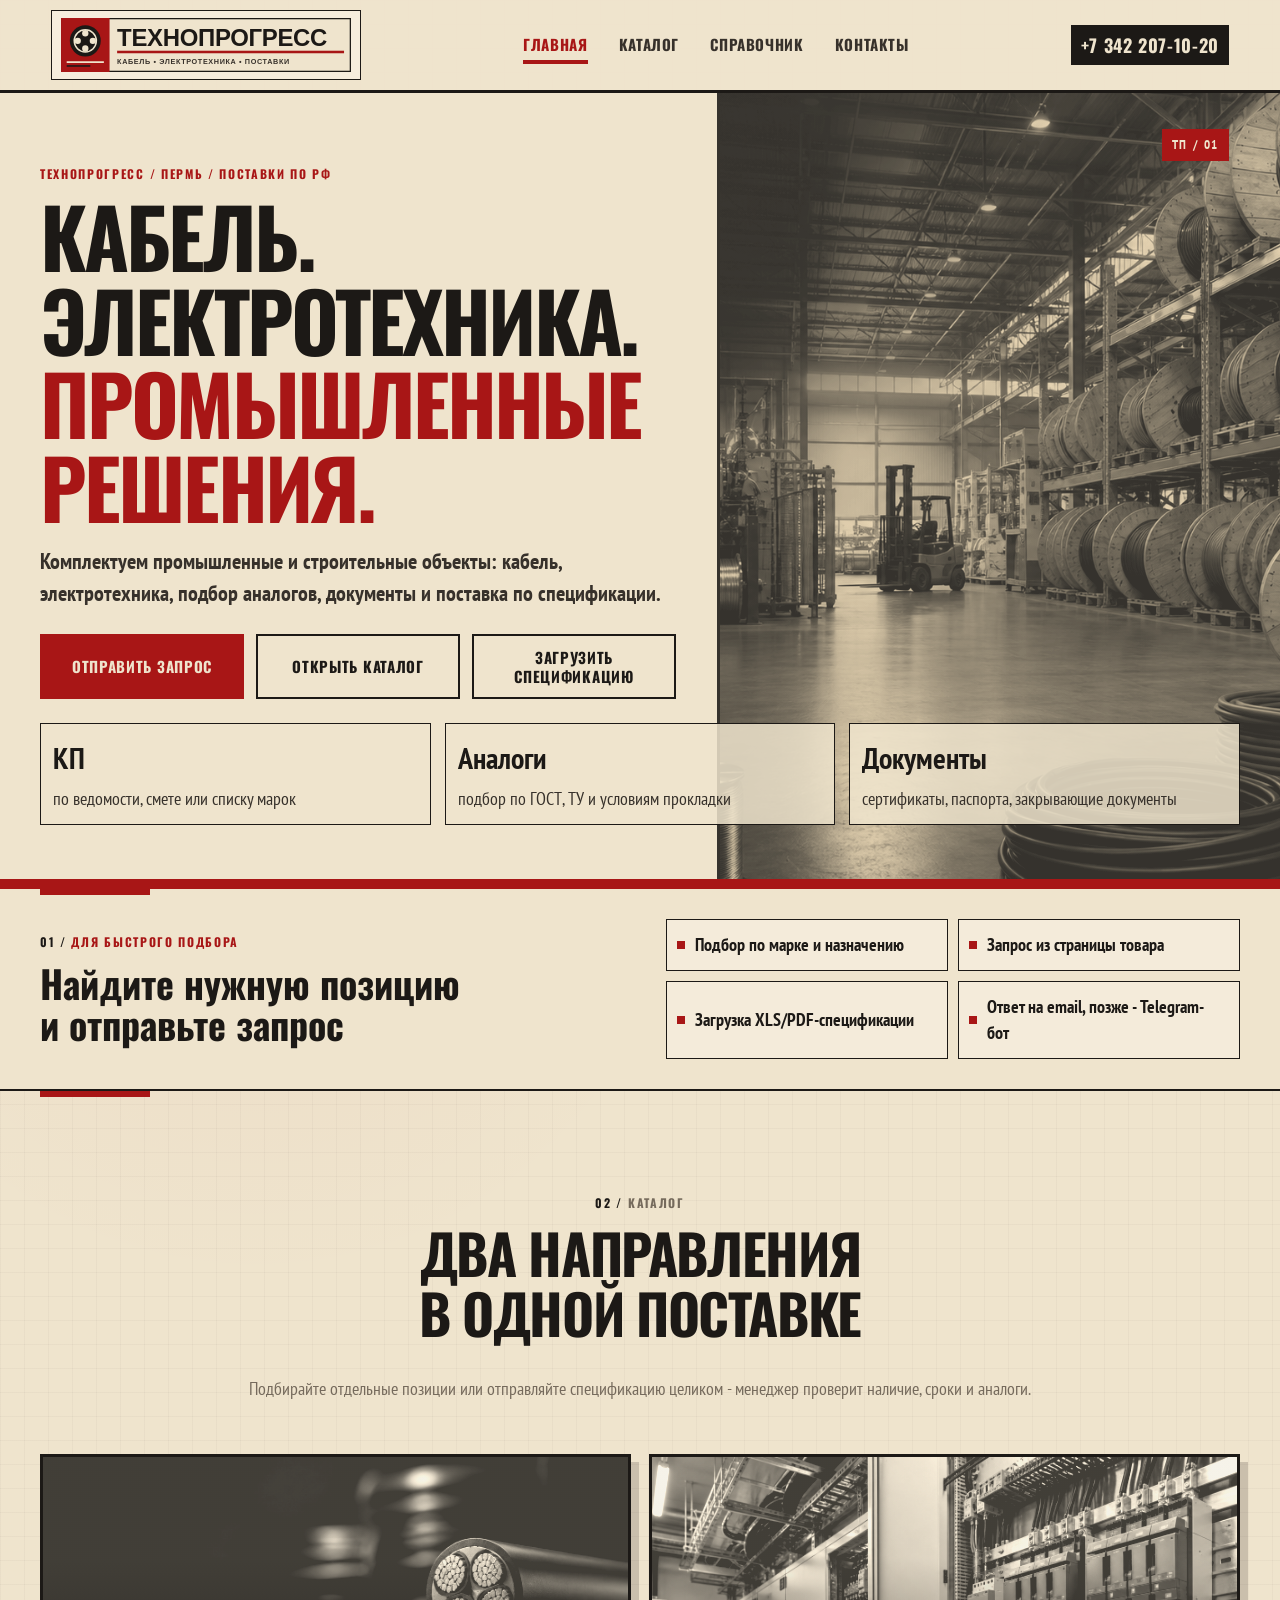
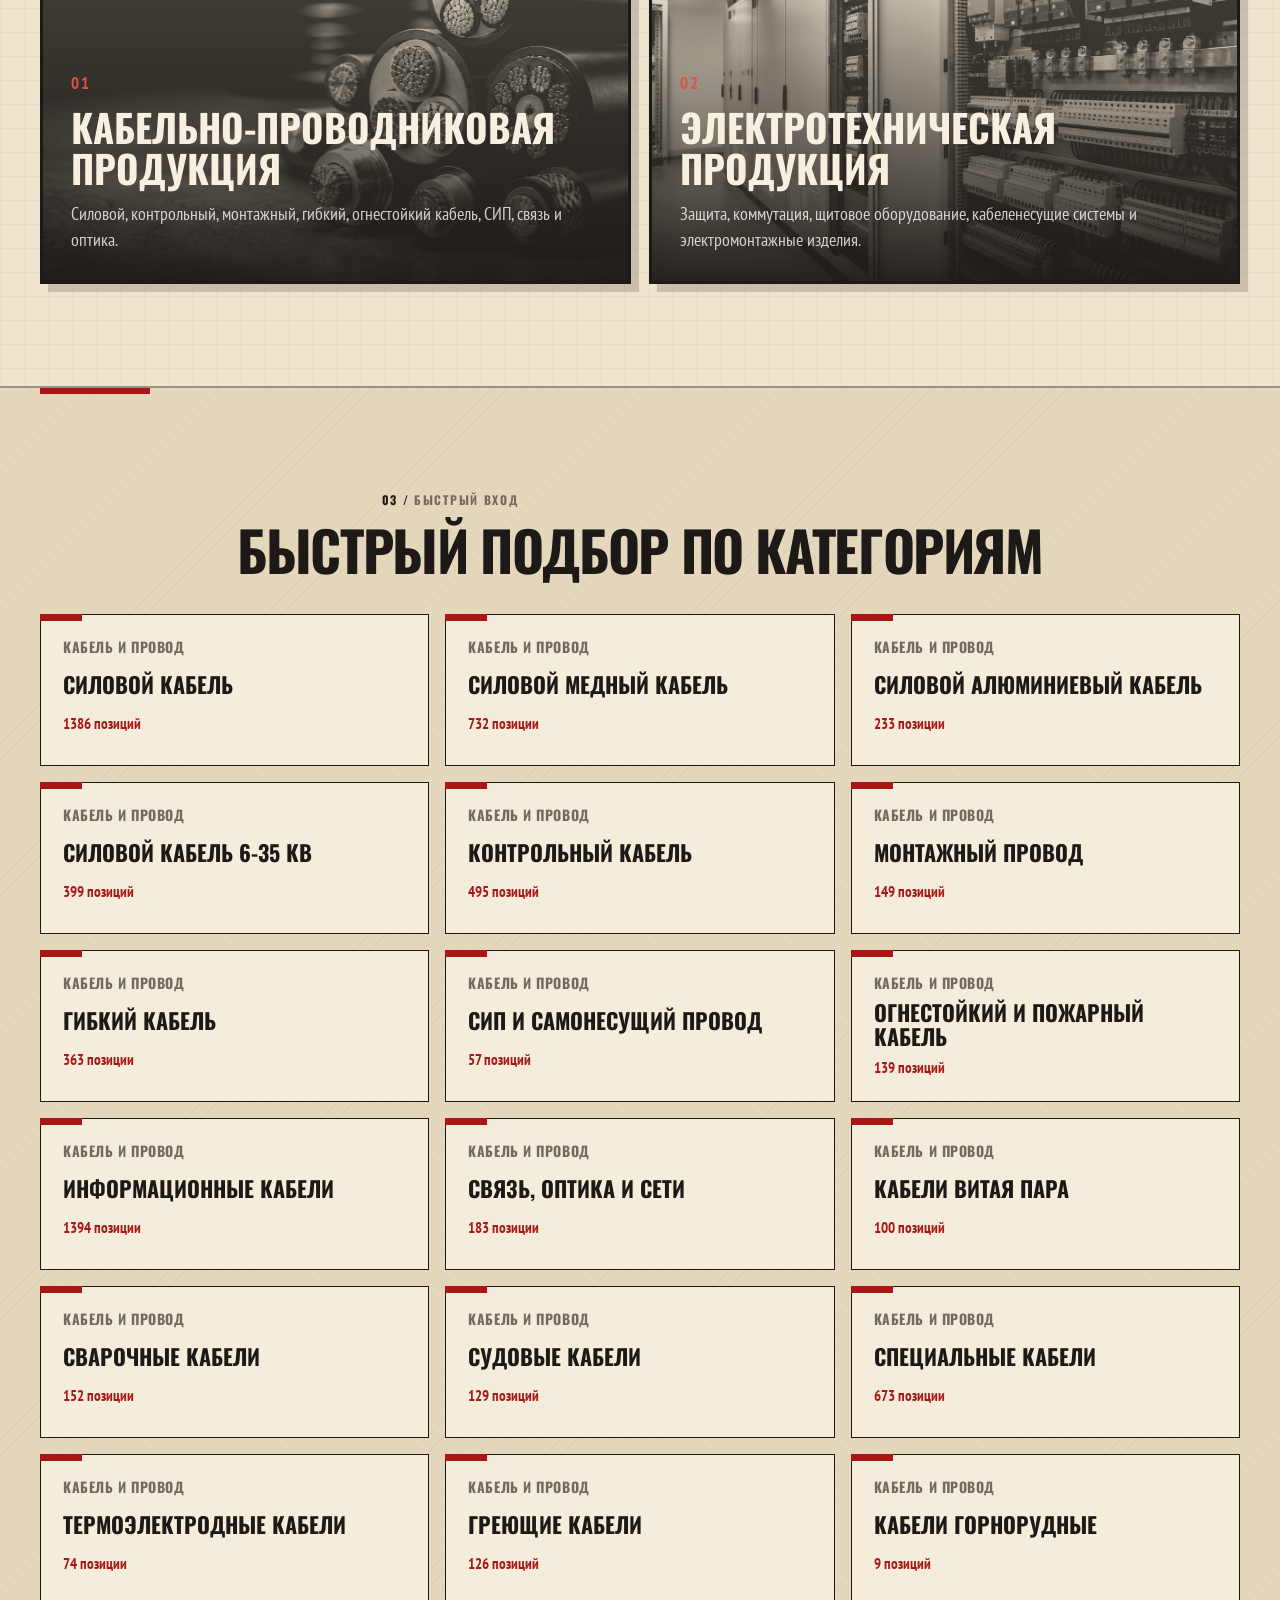
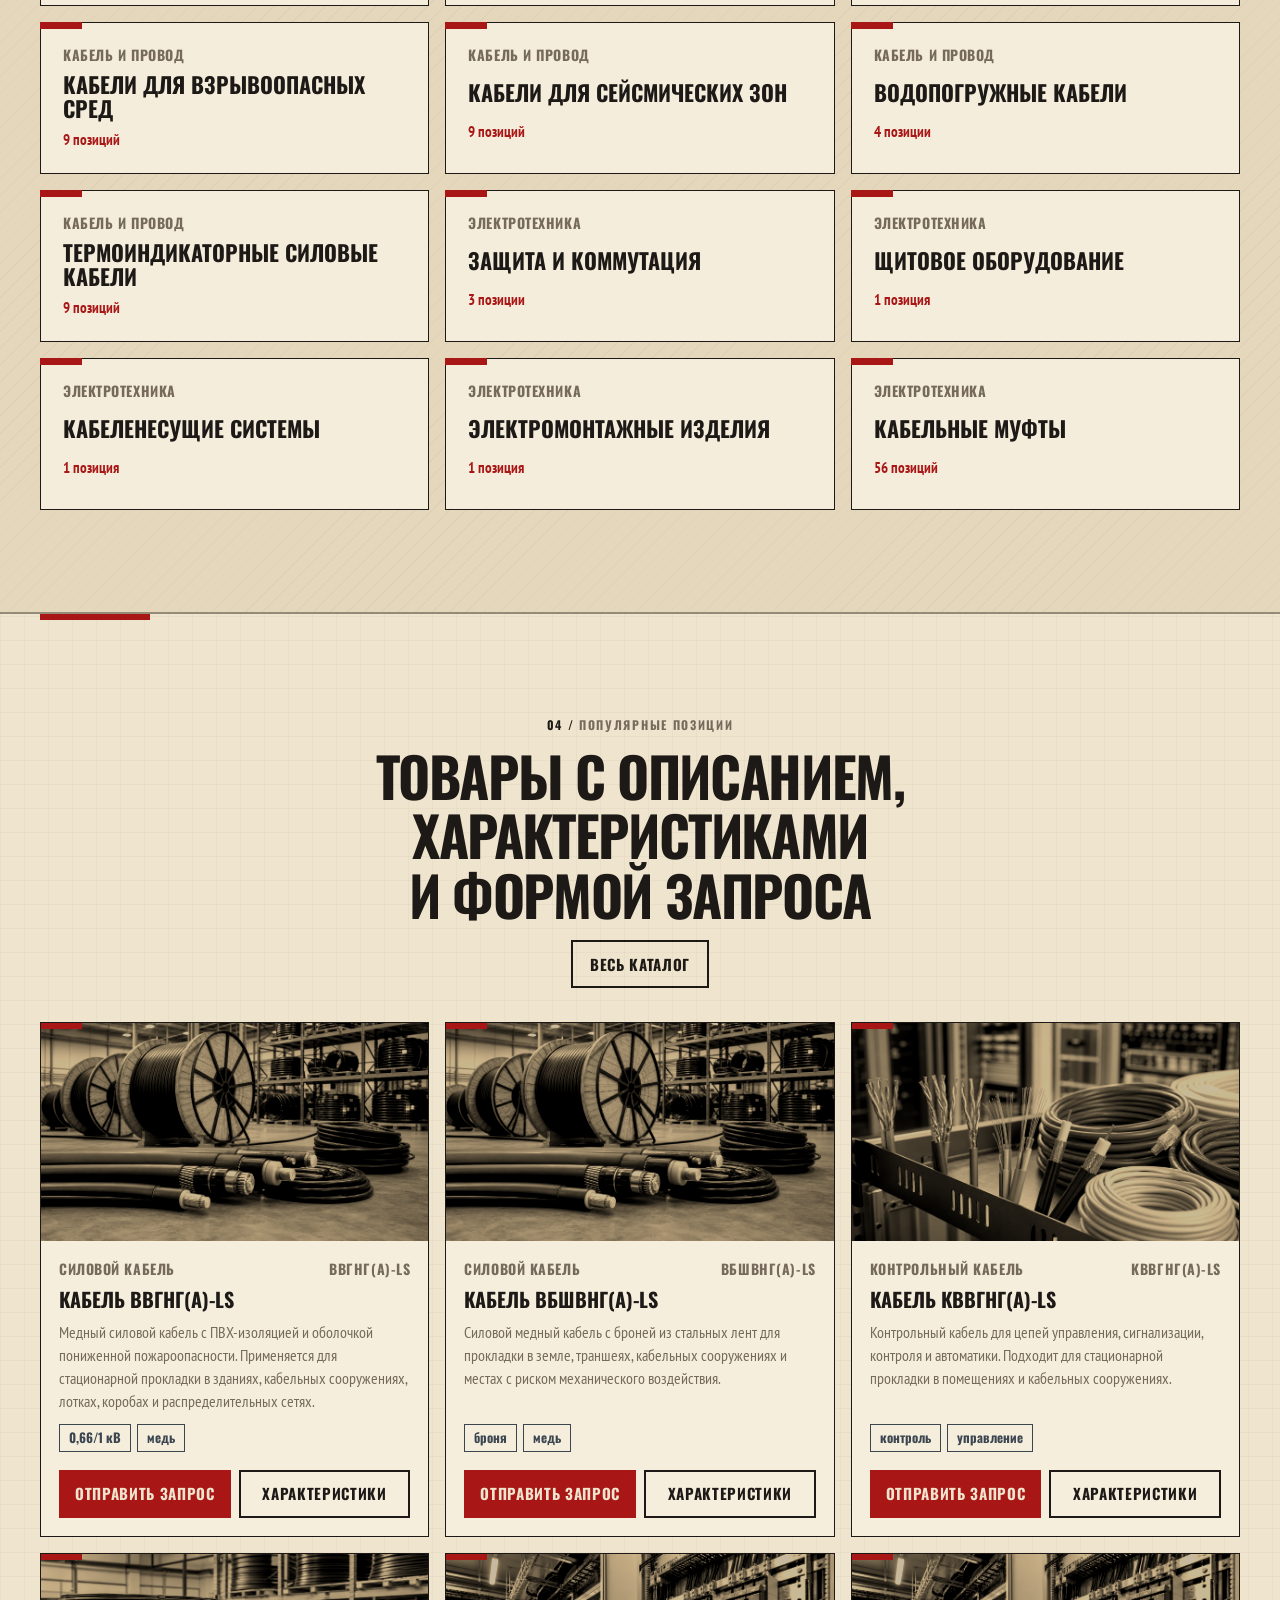
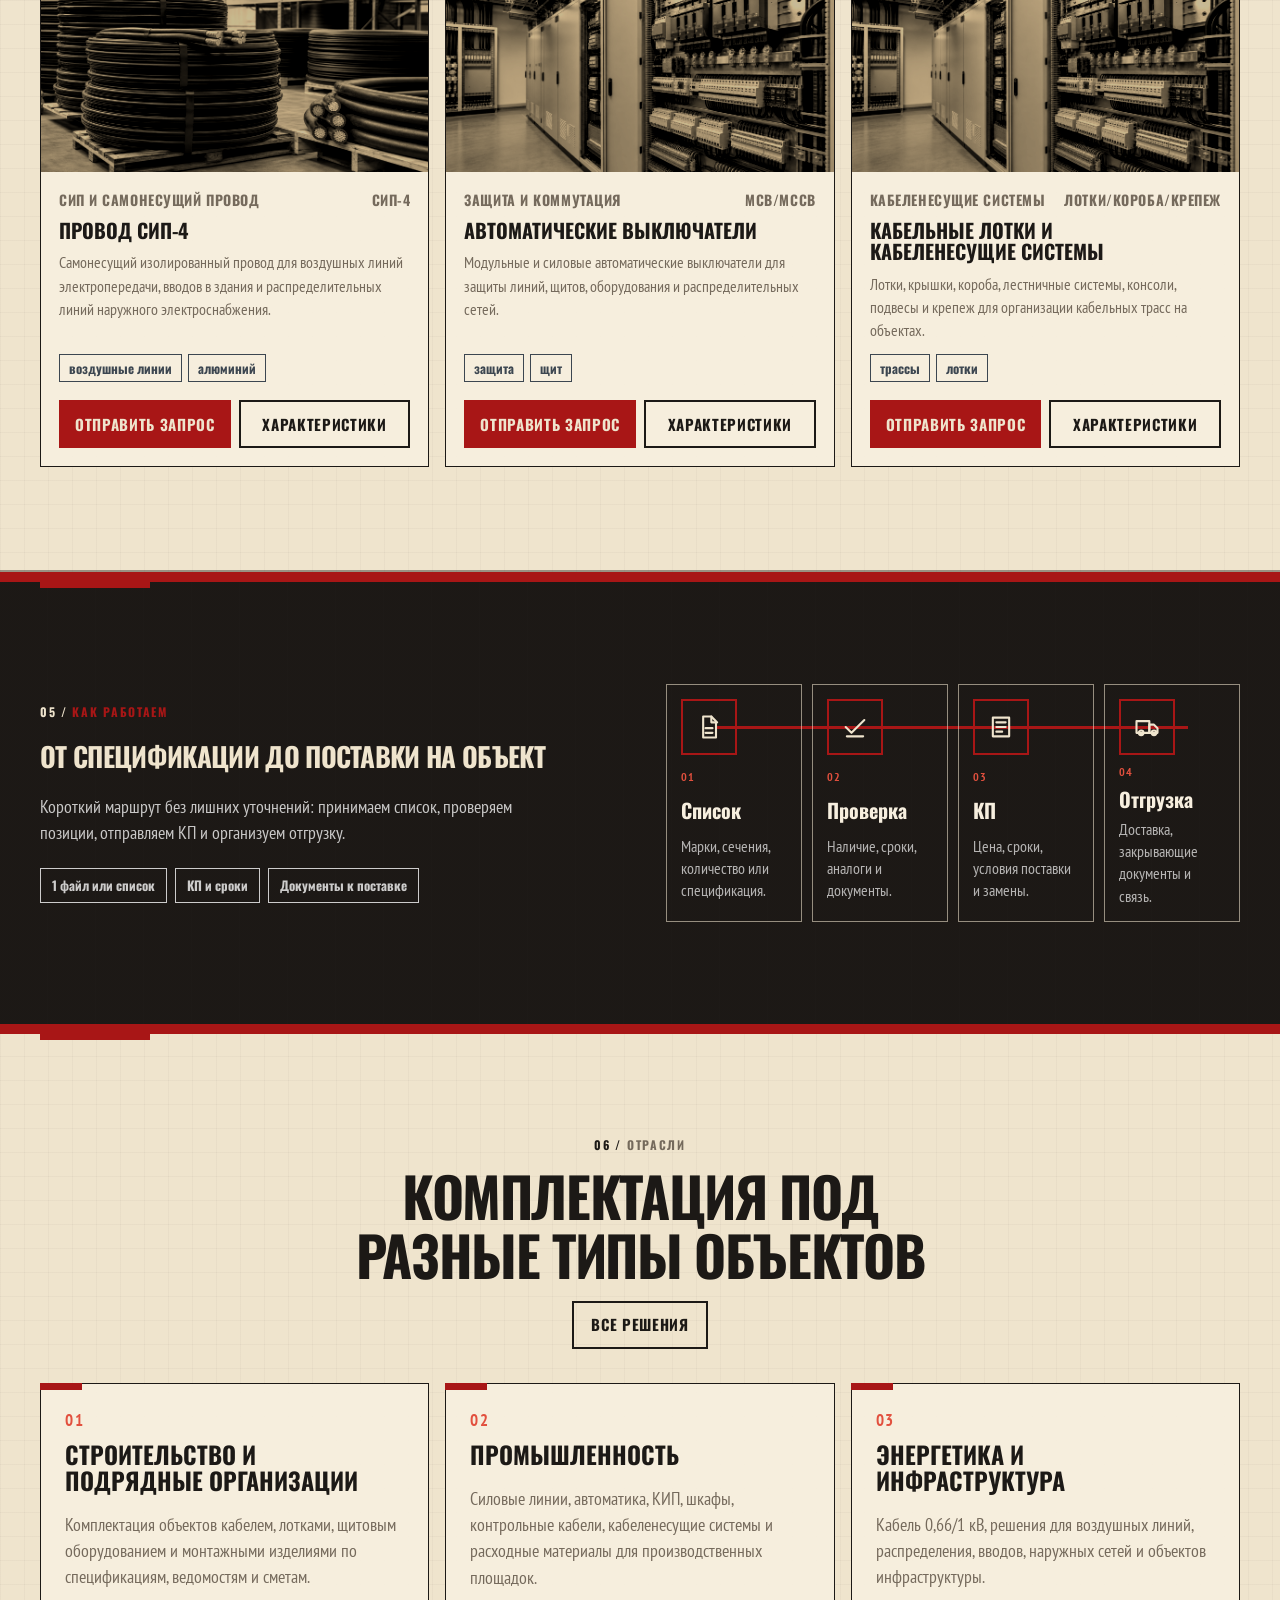
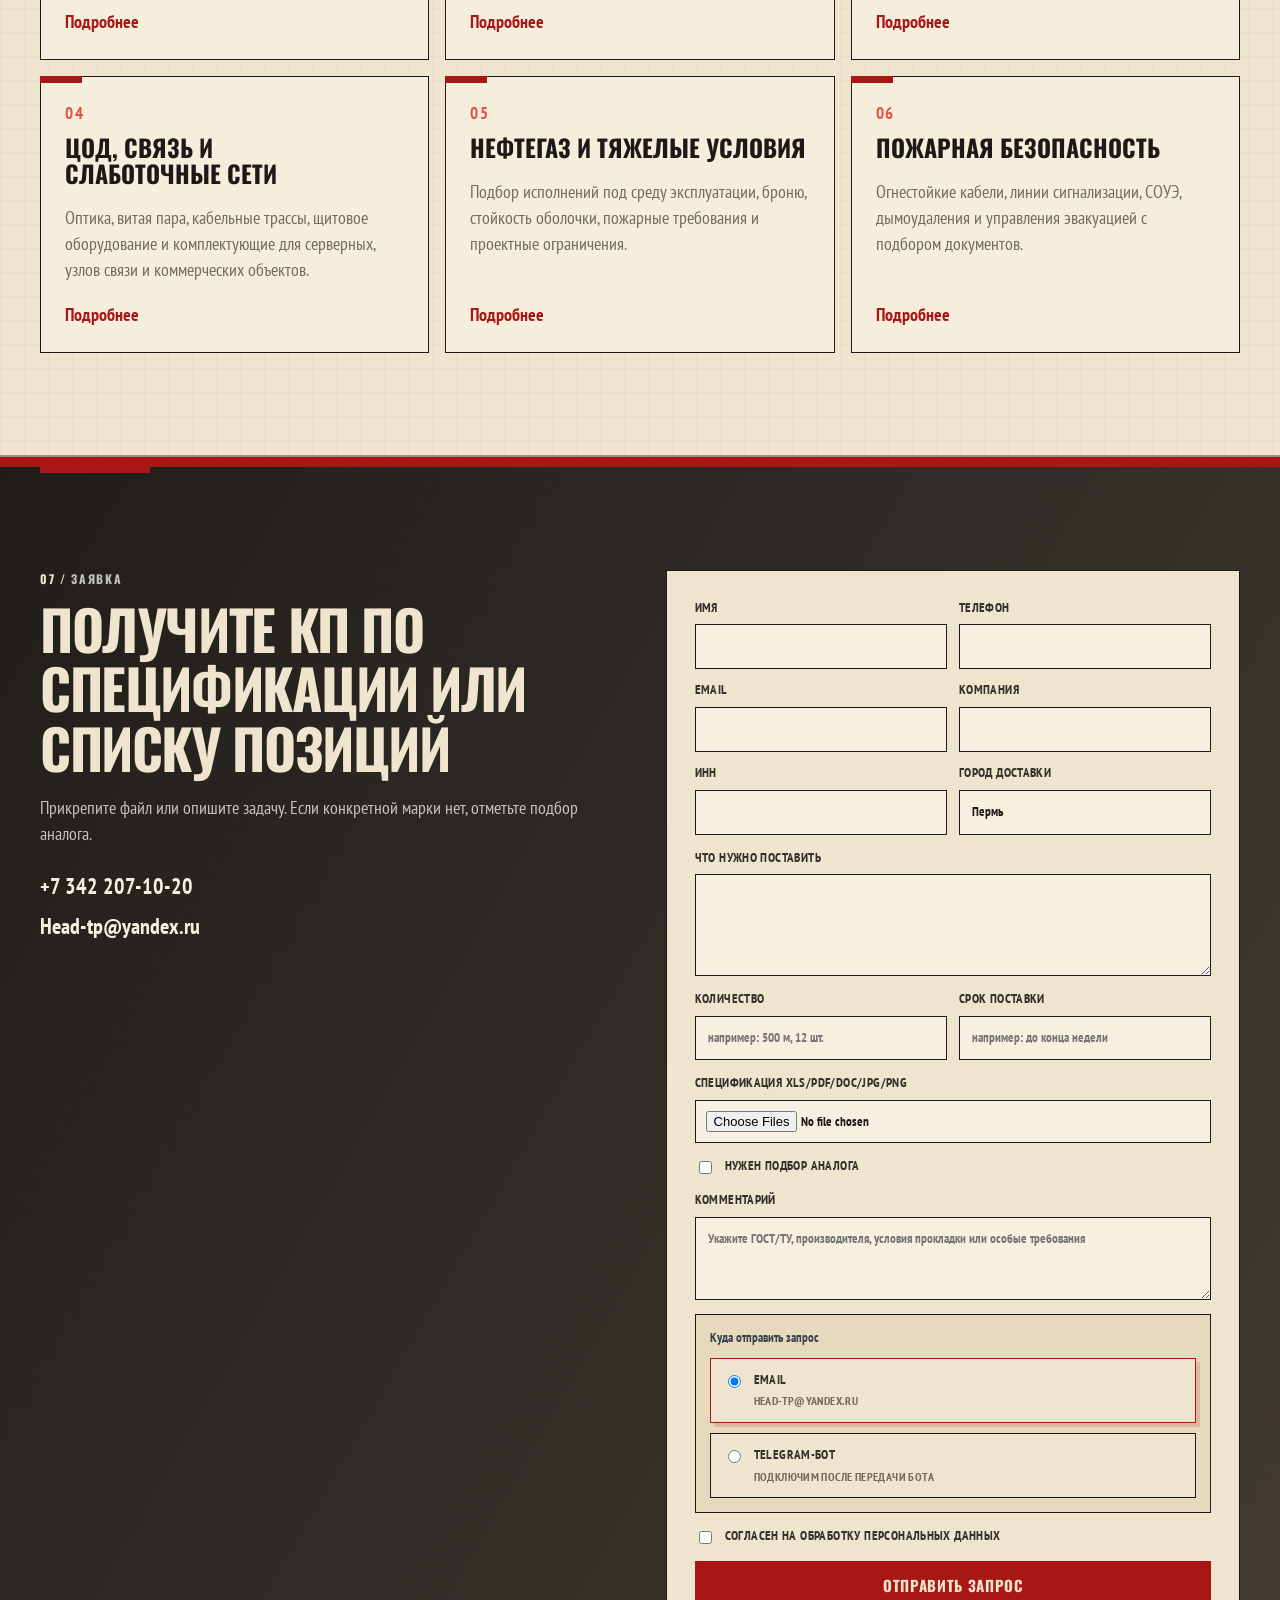
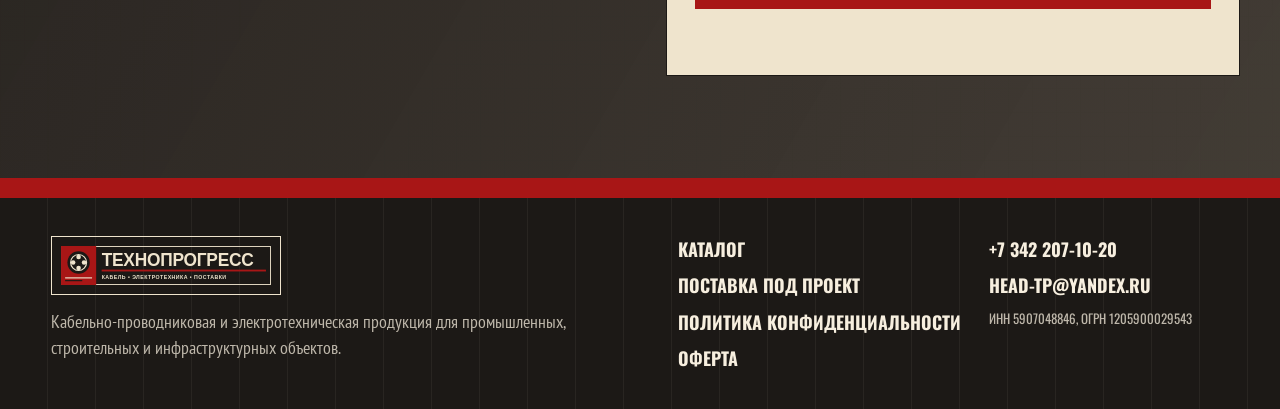
<file: index.html>
<!doctype html>
<html lang="ru">
  <head>
    <meta charset="utf-8">
    <meta name="viewport" content="width=device-width, initial-scale=1">
    <title>ТЕХНОПРОГРЕСС - кабельно-проводниковая и электротехническая продукция</title>
    <meta name="description" content="ООО ТЕХНОПРОГРЕСС поставляет кабель, провод, электротехническую продукцию и комплектующие под проектные спецификации. Заявка на КП, подбор аналогов, поставка на объект.">
    <meta property="og:title" content="ТЕХНОПРОГРЕСС - кабель и электротехника">
    <meta property="og:description" content="Кабельно-проводниковая и электротехническая продукция для строительства, промышленности, энергетики и инфраструктуры.">
    <meta property="og:type" content="website">
    <link rel="icon" href="assets/favicon.svg" type="image/svg+xml">
    <link rel="preload" href="assets/hero-cable-warehouse.png" as="image">
    <link rel="stylesheet" href="styles.css">
    <link rel="stylesheet" href="theme.css">
    <script src="data/products.js" defer></script>
    <script src="data/mark-items.js" defer></script>
    <script src="app.js" defer></script>
    <script type="application/ld+json">
      {
        "@context": "https://schema.org",
        "@type": "Organization",
        "name": "ООО ТЕХНОПРОГРЕСС",
        "telephone": "+7 342 207-10-20",
        "email": "Head-tp@yandex.ru",
        "address": {
          "@type": "PostalAddress",
          "addressLocality": "Пермь",
          "streetAddress": "ул. Ново-Гайвинская, 102, офис 31",
          "addressCountry": "RU"
        },
        "identifier": [
          { "@type": "PropertyValue", "name": "ИНН", "value": "5907048846" },
          { "@type": "PropertyValue", "name": "ОГРН", "value": "1205900029543" }
        ]
      }
    </script>
  </head>
  <body>
    <header class="site-header">
      <a class="brand" href="index.html" aria-label="ТЕХНОПРОГРЕСС">
        <img src="assets/logo-black.svg" alt="ТЕХНОПРОГРЕСС">
      </a>
      <button class="nav-toggle" type="button" aria-label="Открыть меню" aria-expanded="false"><span></span><span></span></button>
      <nav class="nav-links" aria-label="Основная навигация">
        <a class="active" href="index.html">Главная</a><a href="catalog.html">Каталог</a><a href="guide.html">Справочник</a><a href="contacts.html">Контакты</a>
      </nav>
      <a class="header-phone" href="tel:+73422071020">+7 342 207-10-20</a>
    </header>

    <main>
      <section class="hero">
        <div class="hero-media" aria-hidden="true"></div>
        <div class="hero-inner">
          <p class="eyebrow">Технопрогресс / Пермь / Поставки по РФ</p>
          <h1>Кабель.<br>Электротехника.<br><em>Промышленные решения.</em></h1>
          <p class="hero-copy">
            Комплектуем промышленные и строительные объекты: кабель, электротехника,
            подбор аналогов, документы и поставка по спецификации.
          </p>
          <div class="hero-actions">
            <a class="button primary" href="#request">Отправить запрос</a>
            <a class="button light" href="catalog.html">Открыть каталог</a>
            <a class="button ghost" href="#request">Загрузить спецификацию</a>
          </div>
          <dl class="hero-facts" aria-label="Ключевые преимущества">
            <div>
              <dt>КП</dt>
              <dd>по ведомости, смете или списку марок</dd>
            </div>
            <div>
              <dt>Аналоги</dt>
              <dd>подбор по ГОСТ, ТУ и условиям прокладки</dd>
            </div>
            <div>
              <dt>Документы</dt>
              <dd>сертификаты, паспорта, закрывающие документы</dd>
            </div>
          </dl>
        </div>
      </section>

      <section class="section intro-band">
        <div class="section-inner intro-grid">
          <div>
            <p class="section-kicker">Для быстрого подбора</p>
            <h2>Найдите нужную позицию и отправьте запрос</h2>
          </div>
          <div class="intro-points">
            <span>Подбор по марке и назначению</span>
            <span>Запрос из страницы товара</span>
            <span>Загрузка XLS/PDF-спецификации</span>
            <span>Ответ на email, позже - Telegram-бот</span>
          </div>
        </div>
      </section>

      <section class="section">
        <div class="section-inner">
          <div class="section-head">
            <div>
              <p class="section-kicker">Каталог</p>
              <h2>Два направления в одной поставке</h2>
            </div>
            <p>Подбирайте отдельные позиции или отправляйте спецификацию целиком - менеджер проверит наличие, сроки и аналоги.</p>
          </div>
          <div class="direction-grid">
            <a class="direction-card reveal" href="cable.html">
              <img src="assets/cable-macro.png" alt="Силовые кабели с медными жилами" loading="lazy">
              <div>
                <span>01</span>
                <h3>Кабельно-проводниковая продукция</h3>
                <p>Силовой, контрольный, монтажный, гибкий, огнестойкий кабель, СИП, связь и оптика.</p>
              </div>
            </a>
            <a class="direction-card reveal" href="electrical.html">
              <img src="assets/electrical-switchgear.png" alt="Щитовое электротехническое оборудование" loading="lazy">
              <div>
                <span>02</span>
                <h3>Электротехническая продукция</h3>
                <p>Защита, коммутация, щитовое оборудование, кабеленесущие системы и электромонтажные изделия.</p>
              </div>
            </a>
          </div>
        </div>
      </section>

      <section class="section muted-section">
        <div class="section-inner">
          <div class="section-head compact">
            <p class="section-kicker">Быстрый вход</p>
              <h2>Быстрый подбор по категориям</h2>
          </div>
          <div class="category-grid" id="categoryLinks"></div>
        </div>
      </section>

      <section class="section">
        <div class="section-inner">
          <div class="section-head">
            <div>
              <p class="section-kicker">Популярные позиции</p>
              <h2>Товары с описанием, характеристиками и формой запроса</h2>
            </div>
            <a class="button secondary" href="catalog.html">Весь каталог</a>
          </div>
          <div class="product-grid" id="featuredProducts"></div>
        </div>
      </section>

      <section class="section dark-section process-section">
        <div class="section-inner process-grid process-compact">
          <div class="process-copy">
            <p class="section-kicker">Как работаем</p>
            <h2>От спецификации до поставки на объект</h2>
            <p class="lead">Короткий маршрут без лишних уточнений: принимаем список, проверяем позиции, отправляем КП и организуем отгрузку.</p>
            <div class="process-note">
              <span>1 файл или список</span>
              <span>КП и сроки</span>
              <span>Документы к поставке</span>
            </div>
          </div>
          <div class="process-flow" aria-label="Схема работы">
            <article class="process-step reveal">
              <div class="process-icon" aria-hidden="true">
                <svg viewBox="0 0 24 24"><path d="M7 3h7l4 4v14H7z"/><path d="M14 3v5h5"/><path d="M9 13h6M9 17h6"/></svg>
              </div>
              <span>01</span>
              <h3>Список</h3>
              <p>Марки, сечения, количество или спецификация.</p>
            </article>
            <article class="process-step reveal">
              <div class="process-icon" aria-hidden="true">
                <svg viewBox="0 0 24 24"><path d="M4 12l5 5L20 6"/><path d="M5 20h14"/></svg>
              </div>
              <span>02</span>
              <h3>Проверка</h3>
              <p>Наличие, сроки, аналоги и документы.</p>
            </article>
            <article class="process-step reveal">
              <div class="process-icon" aria-hidden="true">
                <svg viewBox="0 0 24 24"><path d="M5 4h14v16H5z"/><path d="M8 8h8M8 12h8M8 16h5"/></svg>
              </div>
              <span>03</span>
              <h3>КП</h3>
              <p>Цена, сроки, условия поставки и замены.</p>
            </article>
            <article class="process-step reveal">
              <div class="process-icon" aria-hidden="true">
                <svg viewBox="0 0 24 24"><path d="M3 7h11v10H3z"/><path d="M14 10h4l3 3v4h-7z"/><path d="M7 19a2 2 0 1 0 0-4 2 2 0 0 0 0 4z"/><path d="M18 19a2 2 0 1 0 0-4 2 2 0 0 0 0 4z"/></svg>
              </div>
              <span>04</span>
              <h3>Отгрузка</h3>
              <p>Доставка, закрывающие документы и связь.</p>
            </article>
          </div>
        </div>
      </section>

      <section class="section">
        <div class="section-inner">
          <div class="section-head">
            <div>
              <p class="section-kicker">Отрасли</p>
              <h2>Комплектация под разные типы объектов</h2>
            </div>
            <a class="button secondary" href="solutions.html">Все решения</a>
          </div>
          <div class="solution-grid" id="solutionCards"></div>
        </div>
      </section>

      <section class="section request-section" id="request">
        <div class="section-inner request-grid">
          <div class="request-copy reveal">
            <p class="section-kicker">Заявка</p>
            <h2>Получите КП по спецификации или списку позиций</h2>
            <p>Прикрепите файл или опишите задачу. Если конкретной марки нет, отметьте подбор аналога.</p>
            <div class="request-contact">
              <a href="tel:+73422071020">+7 342 207-10-20</a>
              <a href="mailto:Head-tp@yandex.ru">Head-tp@yandex.ru</a>
            </div>
          </div>
          <div data-request-slot></div>
        </div>
      </section>
    </main>

    <footer class="site-footer">
      <div>
        <img src="assets/logo-white.svg" alt="ТЕХНОПРОГРЕСС">
        <p>Кабельно-проводниковая и электротехническая продукция для промышленных, строительных и инфраструктурных объектов.</p>
      </div>
      <div class="footer-links">
        <a href="catalog.html">Каталог</a>
        <a href="supply.html">Поставка под проект</a>
        <a href="privacy.html">Политика конфиденциальности</a>
      <a href="offer.html">Оферта</a></div>
      <div class="footer-contact">
        <a href="tel:+73422071020">+7 342 207-10-20</a>
        <a href="mailto:Head-tp@yandex.ru">Head-tp@yandex.ru</a>
        <span>ИНН 5907048846, ОГРН 1205900029543</span>
      </div>
    </footer>
  </body>
</html>
</file>
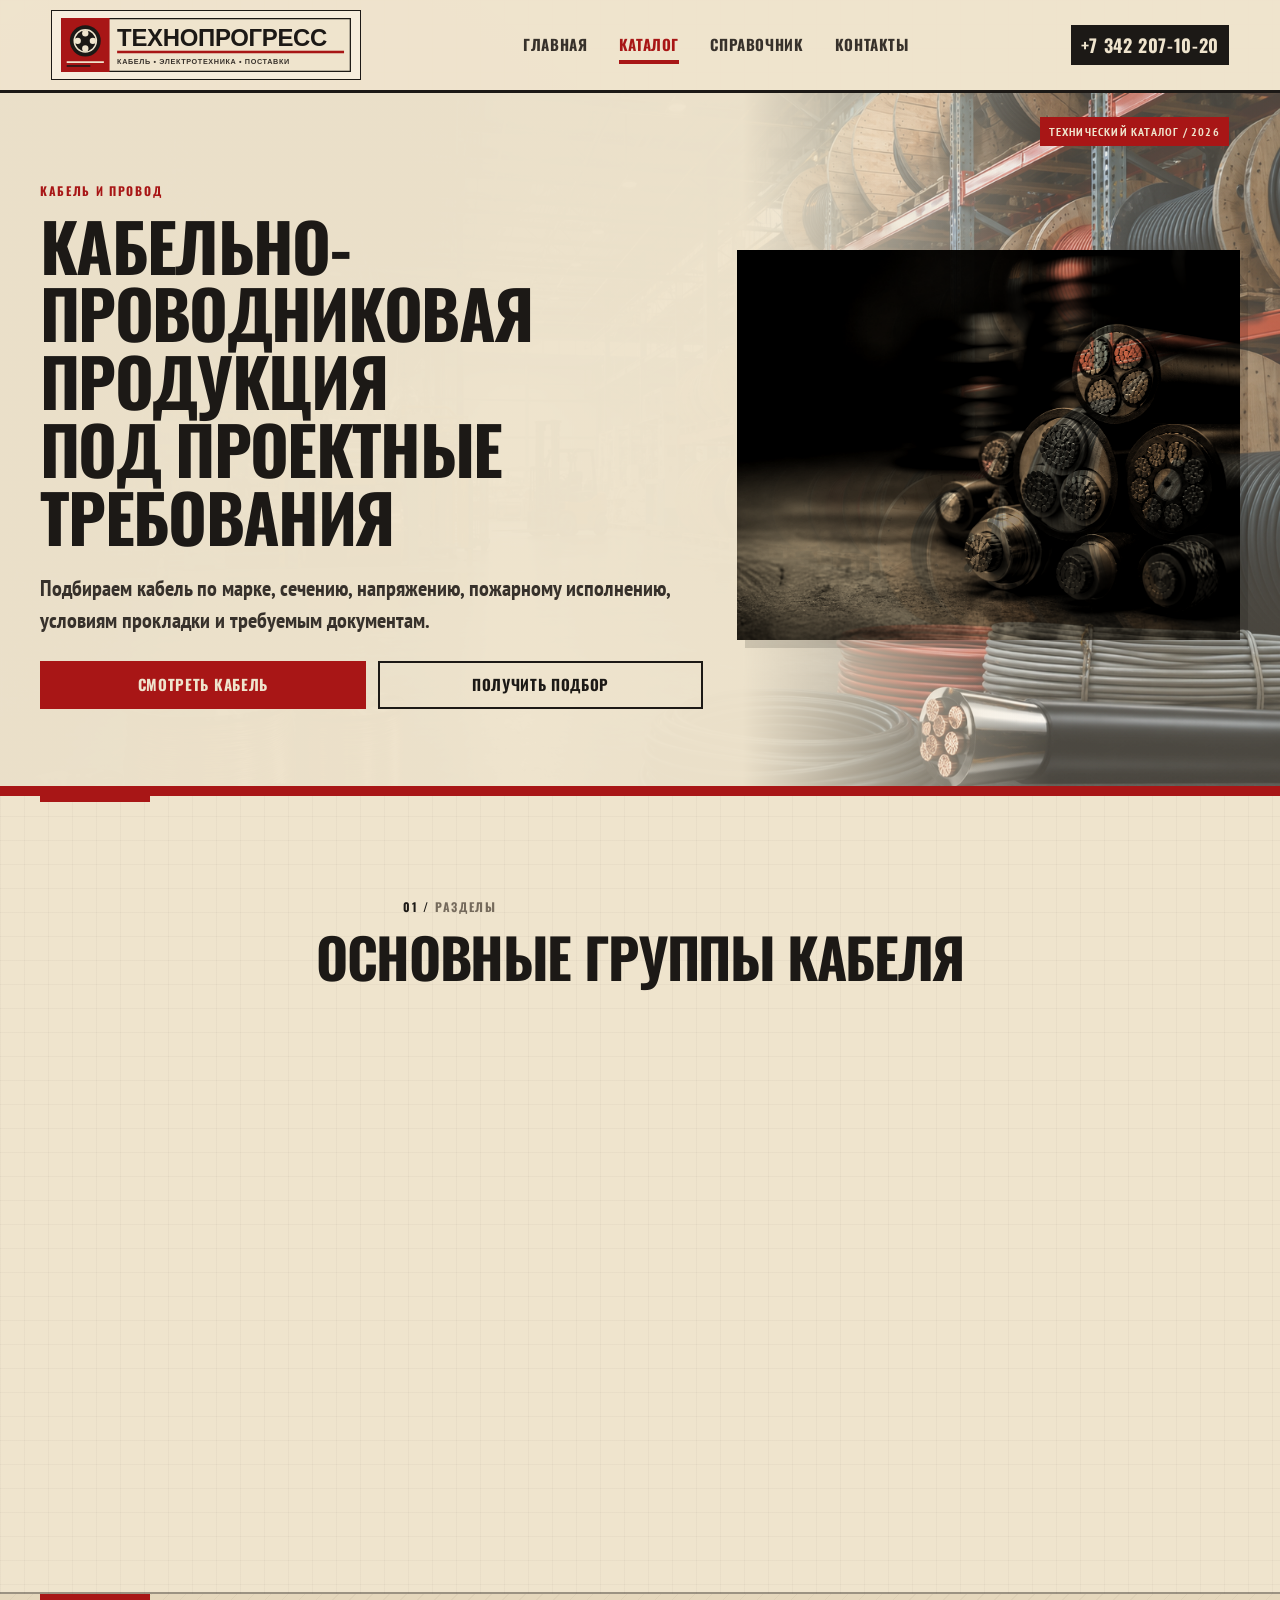
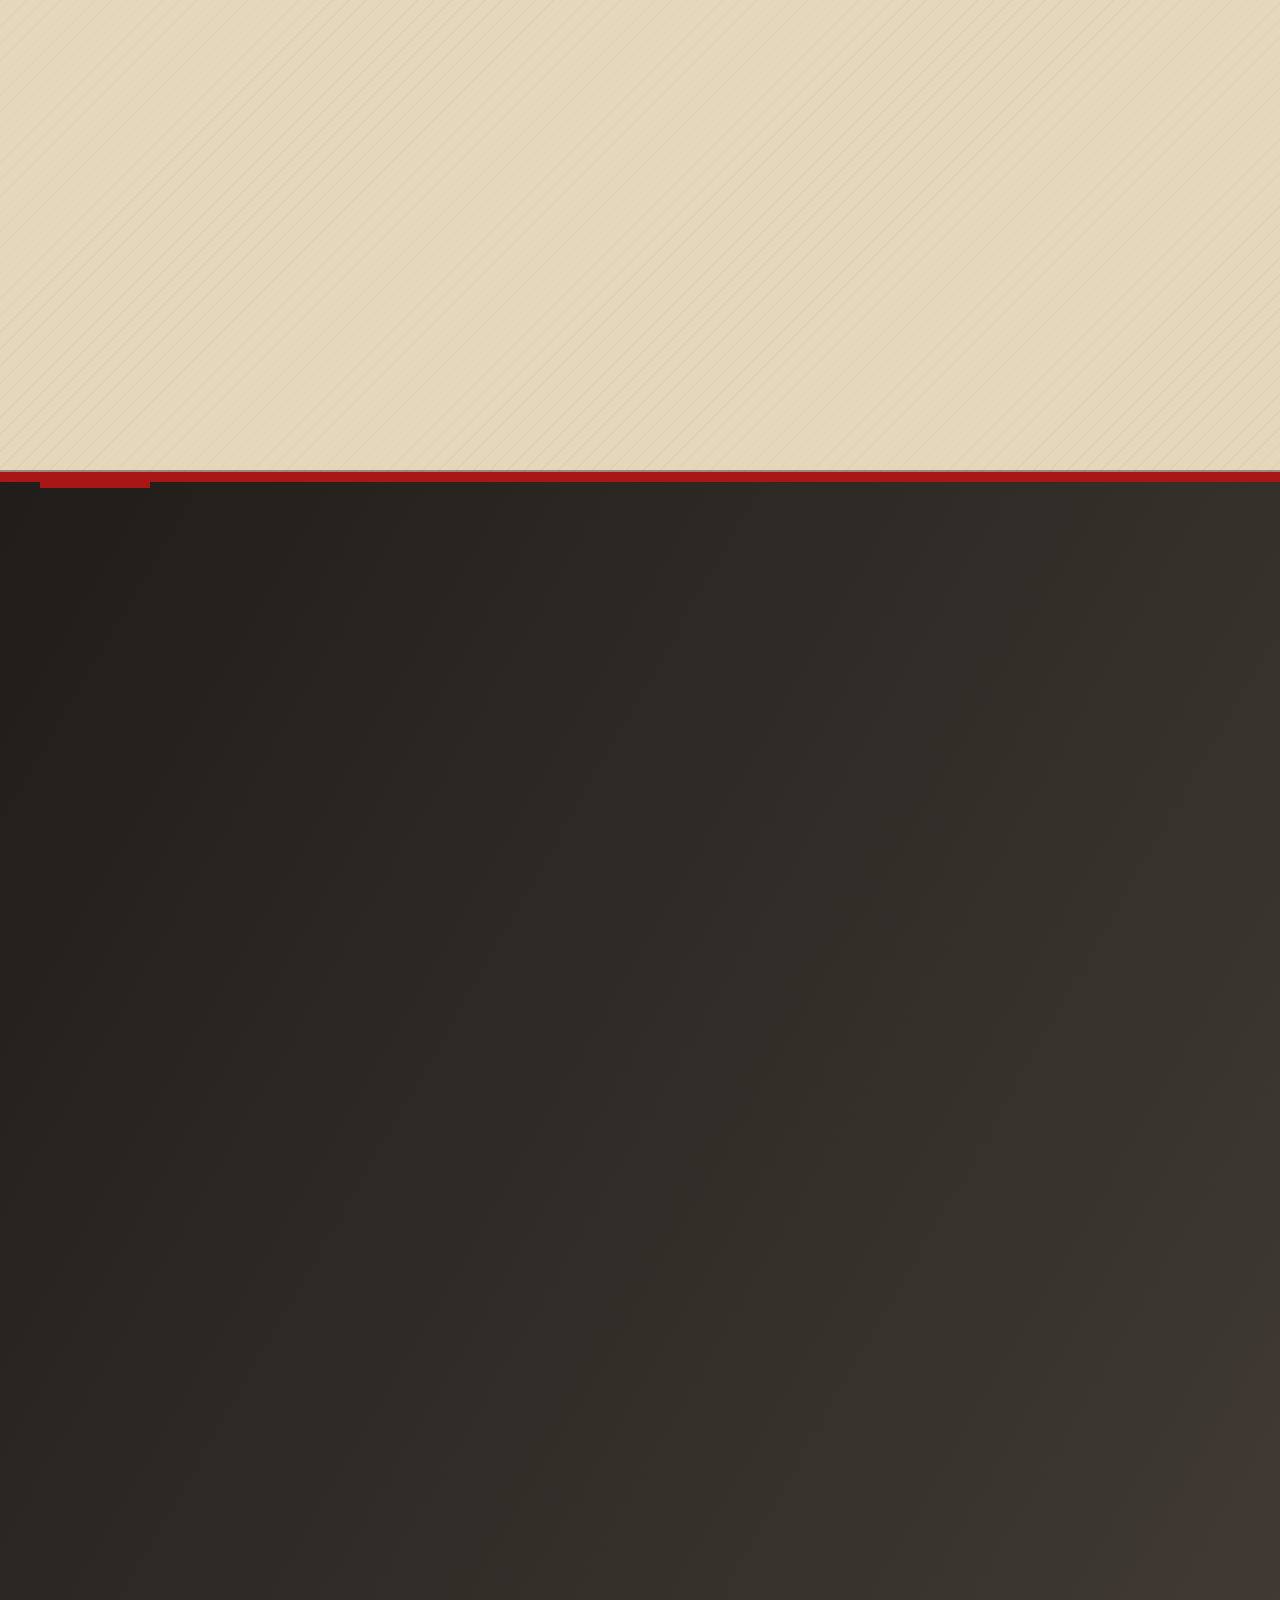
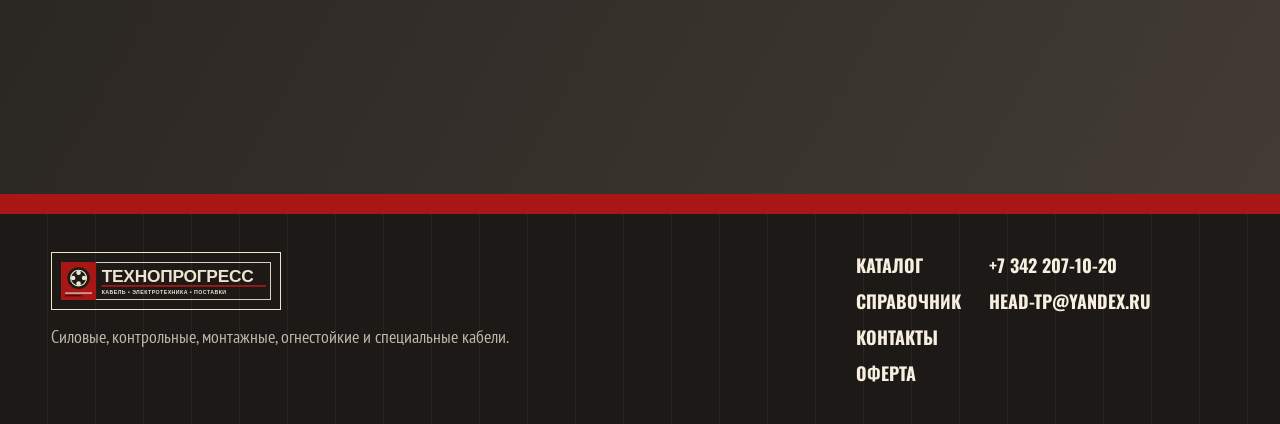
<file: architecture.html>
<!doctype html>
<html lang="ru">
  <head>
    <meta charset="utf-8">
    <meta http-equiv="refresh" content="0; url=cable.html">
    <meta name="robots" content="noindex">
    <title>Переход в раздел кабеля - ТЕХНОПРОГРЕСС</title>
  </head>
  <body>
    <p><a href="cable.html">Перейти в раздел кабельно-проводниковой продукции</a></p>
  </body>
</html>
</file>
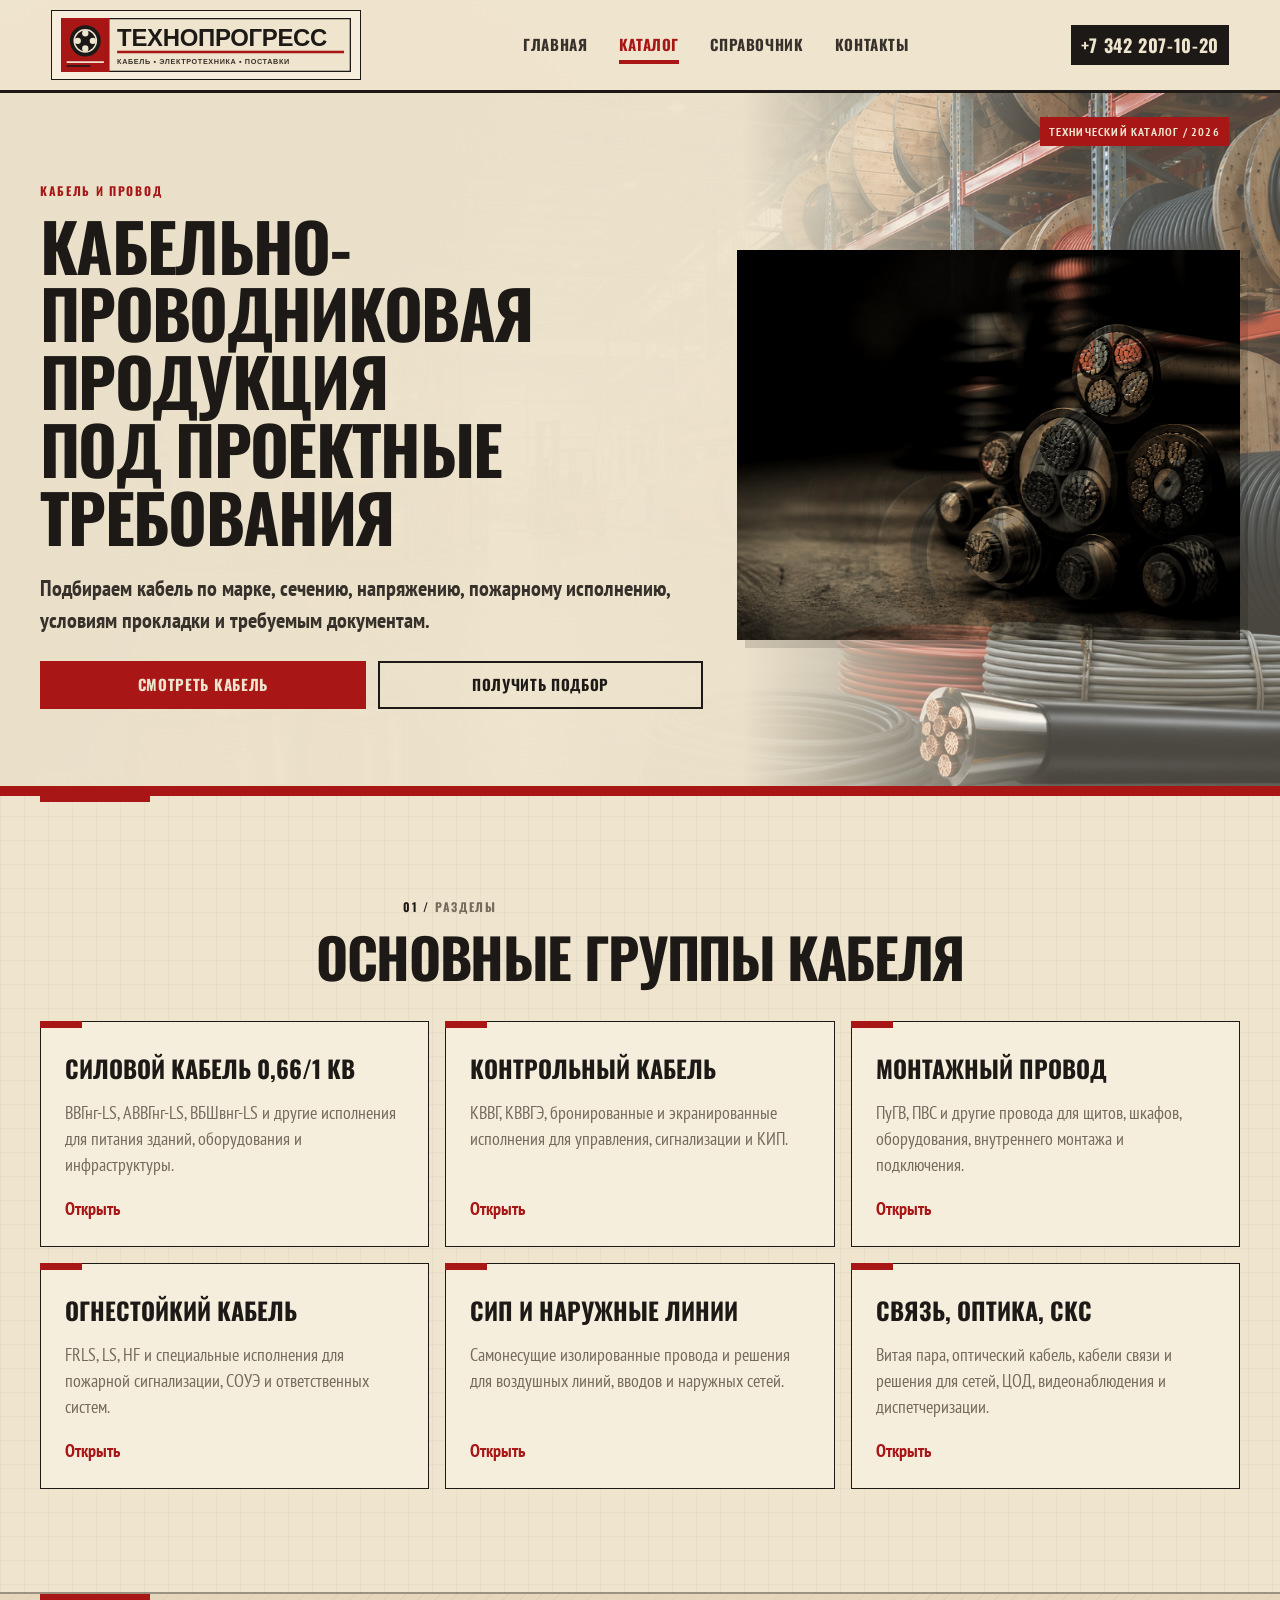
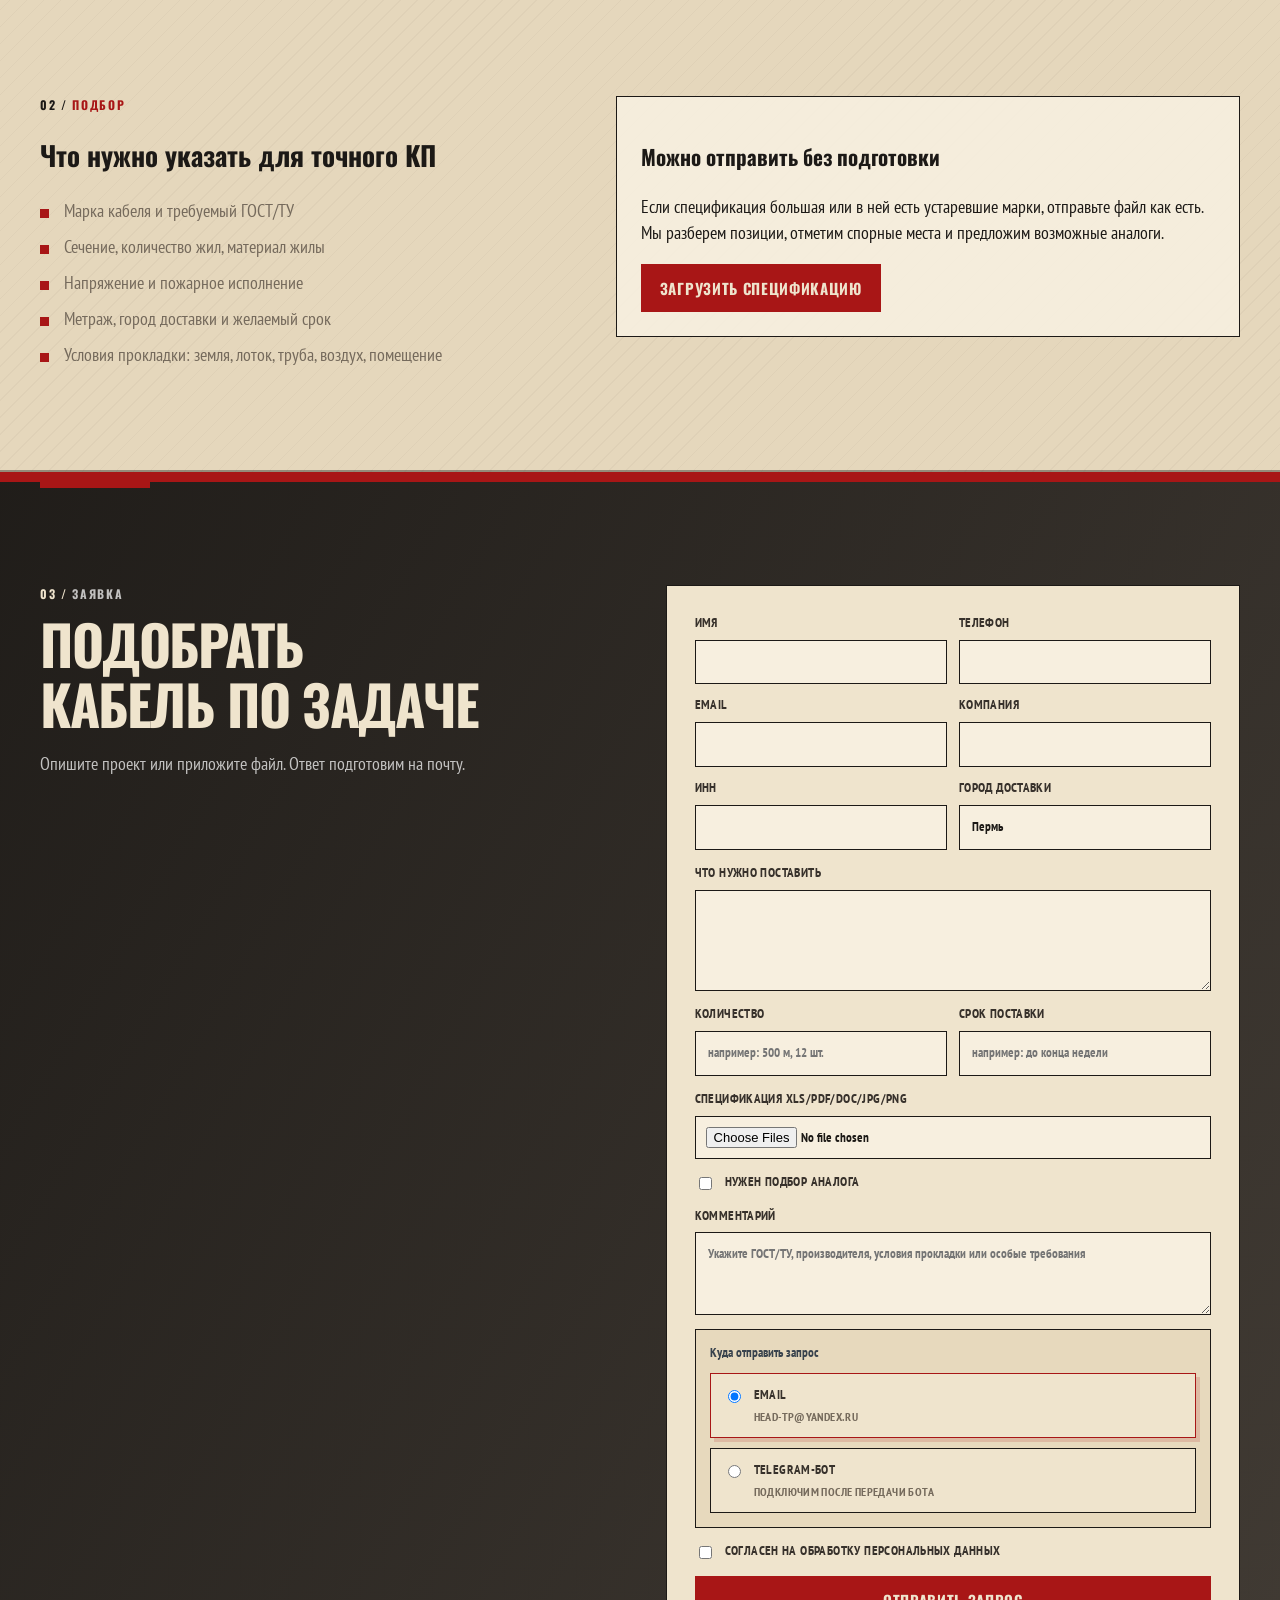
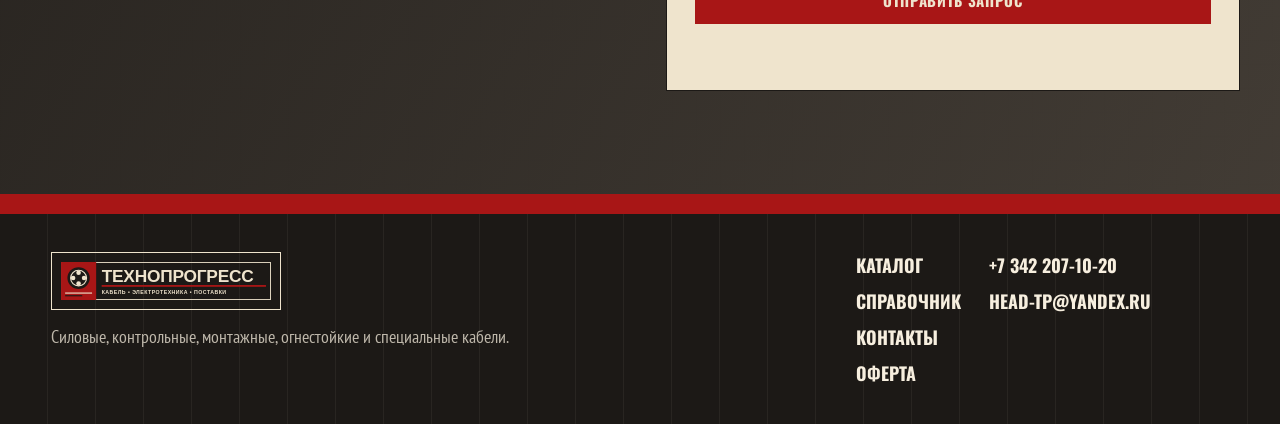
<file: cable.html>
<!doctype html>
<html lang="ru">
  <head>
    <meta charset="utf-8">
    <meta name="viewport" content="width=device-width, initial-scale=1">
    <title>Кабельно-проводниковая продукция - ТЕХНОПРОГРЕСС</title>
    <meta name="description" content="Силовой, контрольный, монтажный, гибкий, огнестойкий кабель, СИП, витая пара и оптический кабель от ООО ТЕХНОПРОГРЕСС. Заявка на КП и подбор аналогов.">
    <link rel="icon" href="assets/favicon.svg" type="image/svg+xml">
    <link rel="stylesheet" href="styles.css">
    <link rel="stylesheet" href="theme.css">
    <script src="data/products.js" defer></script>
    <script src="data/mark-items.js" defer></script>
    <script src="app.js" defer></script>
  </head>
  <body class="inner-page">
    <header class="site-header">
      <a class="brand" href="index.html" aria-label="ТЕХНОПРОГРЕСС"><img src="assets/logo-black.svg" alt="ТЕХНОПРОГРЕСС"></a>
      <button class="nav-toggle" type="button" aria-label="Открыть меню" aria-expanded="false"><span></span><span></span></button>
      <nav class="nav-links" aria-label="Основная навигация">
        <a href="index.html">Главная</a><a class="active" href="catalog.html">Каталог</a><a href="guide.html">Справочник</a><a href="contacts.html">Контакты</a>
      </nav>
      <a class="header-phone" href="tel:+73422071020">+7 342 207-10-20</a>
    </header>
    <main>
      <section class="page-hero cable-hero">
        <div class="section-inner page-hero-inner split-hero-grid">
          <div>
            <p class="eyebrow">Кабель и провод</p>
            <h1>Кабельно-проводниковая продукция под проектные требования</h1>
            <p>Подбираем кабель по марке, сечению, напряжению, пожарному исполнению, условиям прокладки и требуемым документам.</p>
            <div class="hero-actions">
              <a class="button primary" href="catalog.html?kind=cable">Смотреть кабель</a>
              <a class="button light" href="#request">Получить подбор</a>
            </div>
          </div>
          <img src="assets/cable-macro.png" alt="Силовые кабели в разрезе">
        </div>
      </section>
      <section class="section">
        <div class="section-inner">
          <div class="section-head compact">
            <p class="section-kicker">Разделы</p>
            <h2>Основные группы кабеля</h2>
          </div>
          <div class="feature-grid">
            <article class="feature-card reveal"><h3>Силовой кабель 0,66/1 кВ</h3><p>ВВГнг-LS, АВВГнг-LS, ВБШвнг-LS и другие исполнения для питания зданий, оборудования и инфраструктуры.</p><a href="catalog.html?kind=cable&category=silovoy-kabel">Открыть</a></article>
            <article class="feature-card reveal"><h3>Контрольный кабель</h3><p>КВВГ, КВВГЭ, бронированные и экранированные исполнения для управления, сигнализации и КИП.</p><a href="catalog.html?kind=cable&category=kontrolnyy-kabel">Открыть</a></article>
            <article class="feature-card reveal"><h3>Монтажный провод</h3><p>ПуГВ, ПВС и другие провода для щитов, шкафов, оборудования, внутреннего монтажа и подключения.</p><a href="catalog.html?kind=cable&category=montazhnyy-provod">Открыть</a></article>
            <article class="feature-card reveal"><h3>Огнестойкий кабель</h3><p>FRLS, LS, HF и специальные исполнения для пожарной сигнализации, СОУЭ и ответственных систем.</p><a href="catalog.html?kind=cable&category=pozharnyy-kabel">Открыть</a></article>
            <article class="feature-card reveal"><h3>СИП и наружные линии</h3><p>Самонесущие изолированные провода и решения для воздушных линий, вводов и наружных сетей.</p><a href="catalog.html?kind=cable">Открыть</a></article>
            <article class="feature-card reveal"><h3>Связь, оптика, СКС</h3><p>Витая пара, оптический кабель, кабели связи и решения для сетей, ЦОД, видеонаблюдения и диспетчеризации.</p><a href="catalog.html?kind=cable&category=svyaz-i-seti">Открыть</a></article>
          </div>
        </div>
      </section>
      <section class="section muted-section">
        <div class="section-inner two-column">
          <div class="reveal">
            <p class="section-kicker">Подбор</p>
            <h2>Что нужно указать для точного КП</h2>
            <ul class="check-list">
              <li>Марка кабеля и требуемый ГОСТ/ТУ</li>
              <li>Сечение, количество жил, материал жилы</li>
              <li>Напряжение и пожарное исполнение</li>
              <li>Метраж, город доставки и желаемый срок</li>
              <li>Условия прокладки: земля, лоток, труба, воздух, помещение</li>
            </ul>
          </div>
          <div class="info-panel reveal">
            <h3>Можно отправить без подготовки</h3>
            <p>Если спецификация большая или в ней есть устаревшие марки, отправьте файл как есть. Мы разберем позиции, отметим спорные места и предложим возможные аналоги.</p>
            <a class="button primary" href="#request">Загрузить спецификацию</a>
          </div>
        </div>
      </section>
      <section class="section request-section" id="request">
        <div class="section-inner request-grid">
          <div class="request-copy reveal"><p class="section-kicker">Заявка</p><h2>Подобрать кабель по задаче</h2><p>Опишите проект или приложите файл. Ответ подготовим на почту.</p></div>
          <div data-request-slot></div>
        </div>
      </section>
    </main>
    <footer class="site-footer">
      <div><img src="assets/logo-white.svg" alt="ТЕХНОПРОГРЕСС"><p>Силовые, контрольные, монтажные, огнестойкие и специальные кабели.</p></div>
      <div class="footer-links"><a href="catalog.html">Каталог</a><a href="guide.html">Справочник</a><a href="contacts.html">Контакты</a><a href="offer.html">Оферта</a></div>
      <div class="footer-contact"><a href="tel:+73422071020">+7 342 207-10-20</a><a href="mailto:Head-tp@yandex.ru">Head-tp@yandex.ru</a></div>
    </footer>
  </body>
</html>
</file>
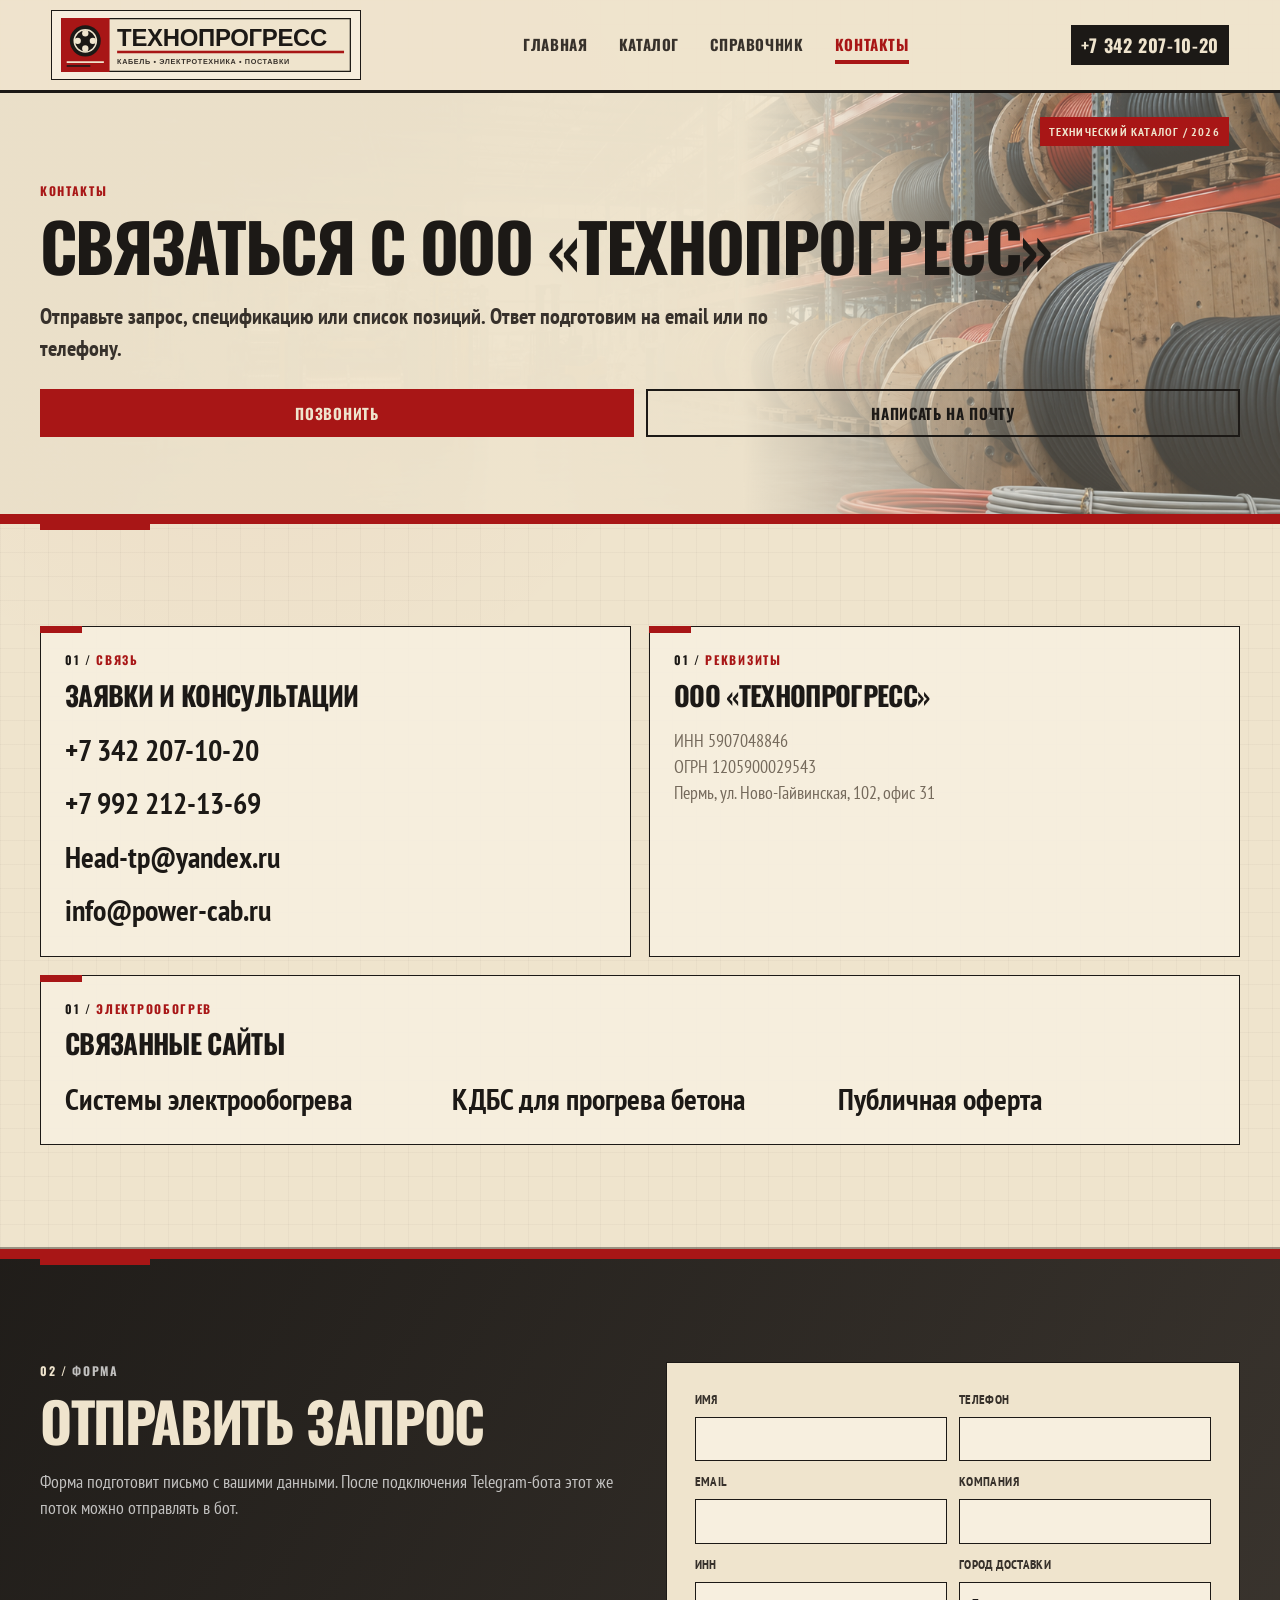
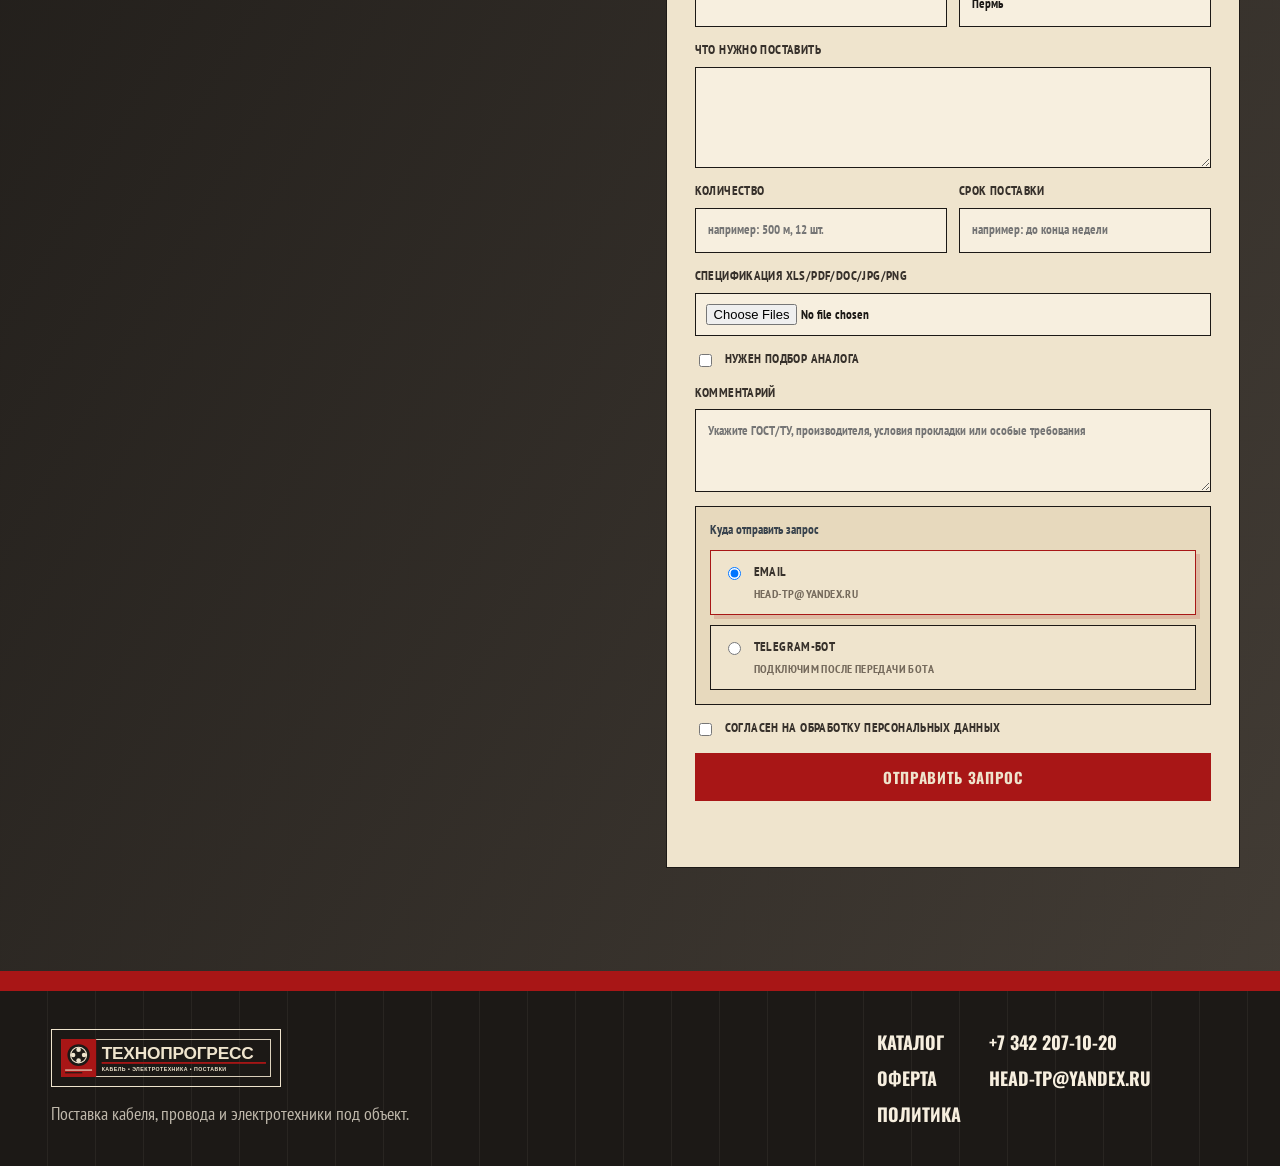
<file: contacts.html>
<!doctype html>
<html lang="ru">
  <head>
    <meta charset="utf-8">
    <meta name="viewport" content="width=device-width, initial-scale=1">
    <title>Контакты ООО ТЕХНОПРОГРЕСС - запрос на кабель и электротехнику</title>
    <meta name="description" content="Телефон, почта, адрес и реквизиты ООО ТЕХНОПРОГРЕСС. Отправьте запрос на поставку кабельно-проводниковой и электротехнической продукции.">
    <link rel="icon" href="assets/favicon.svg" type="image/svg+xml">
    <link rel="stylesheet" href="styles.css">
    <link rel="stylesheet" href="theme.css">
    <script src="data/products.js" defer></script>
    <script src="data/mark-items.js" defer></script>
    <script src="app.js" defer></script>
  </head>
  <body class="inner-page">
    <header class="site-header">
      <a class="brand" href="index.html" aria-label="ТЕХНОПРОГРЕСС"><img src="assets/logo-black.svg" alt="ТЕХНОПРОГРЕСС"></a>
      <button class="nav-toggle" type="button" aria-label="Открыть меню" aria-expanded="false"><span></span><span></span></button>
      <nav class="nav-links" aria-label="Основная навигация">
        <a href="index.html">Главная</a><a href="catalog.html">Каталог</a><a href="guide.html">Справочник</a><a class="active" href="contacts.html">Контакты</a>
      </nav>
      <a class="header-phone" href="tel:+73422071020">+7 342 207-10-20</a>
    </header>
    <main>
      <section class="page-hero contact-hero">
        <div class="section-inner page-hero-inner">
          <p class="eyebrow">Контакты</p>
          <h1>Связаться с ООО «ТЕХНОПРОГРЕСС»</h1>
          <p>Отправьте запрос, спецификацию или список позиций. Ответ подготовим на email или по телефону.</p>
          <div class="hero-actions">
            <a class="button primary" href="tel:+73422071020">Позвонить</a>
            <a class="button light" href="mailto:Head-tp@yandex.ru">Написать на почту</a>
          </div>
        </div>
      </section>
      <section class="section">
        <div class="section-inner contact-page-grid">
          <article class="contact-card reveal">
            <p class="section-kicker">Связь</p>
            <h2>Заявки и консультации</h2>
            <div class="contact-stack">
              <a href="tel:+73422071020">+7 342 207-10-20</a>
              <a href="tel:+79922121369">+7 992 212-13-69</a>
              <a href="mailto:Head-tp@yandex.ru">Head-tp@yandex.ru</a>
              <a href="mailto:info@power-cab.ru">info@power-cab.ru</a>
            </div>
          </article>
          <article class="contact-card reveal">
            <p class="section-kicker">Реквизиты</p>
            <h2>ООО «ТЕХНОПРОГРЕСС»</h2>
            <address>
              ИНН 5907048846<br>
              ОГРН 1205900029543<br>
              Пермь, ул. Ново-Гайвинская, 102, офис 31
            </address>
          </article>
          <article class="contact-card reveal">
            <p class="section-kicker">Электрообогрев</p>
            <h2>Связанные сайты</h2>
            <div class="contact-stack">
              <a href="https://taptrans13-commits.github.io/-/" target="_blank" rel="noopener">Системы электрообогрева</a>
              <a href="https://taptrans13-commits.github.io/headmashine-kdbs-heating-cable/index.html" target="_blank" rel="noopener">КДБС для прогрева бетона</a>
              <a href="offer.html">Публичная оферта</a>
            </div>
          </article>
        </div>
      </section>
      <section class="section request-section" id="request">
        <div class="section-inner request-grid">
          <div class="request-copy reveal">
            <p class="section-kicker">Форма</p>
            <h2>Отправить запрос</h2>
            <p>Форма подготовит письмо с вашими данными. После подключения Telegram-бота этот же поток можно отправлять в бот.</p>
          </div>
          <div data-request-slot></div>
        </div>
      </section>
    </main>
    <footer class="site-footer">
      <div><img src="assets/logo-white.svg" alt="ТЕХНОПРОГРЕСС"><p>Поставка кабеля, провода и электротехники под объект.</p></div>
      <div class="footer-links"><a href="catalog.html">Каталог</a><a href="offer.html">Оферта</a><a href="privacy.html">Политика</a></div>
      <div class="footer-contact"><a href="tel:+73422071020">+7 342 207-10-20</a><a href="mailto:Head-tp@yandex.ru">Head-tp@yandex.ru</a></div>
    </footer>
  </body>
</html>
</file>
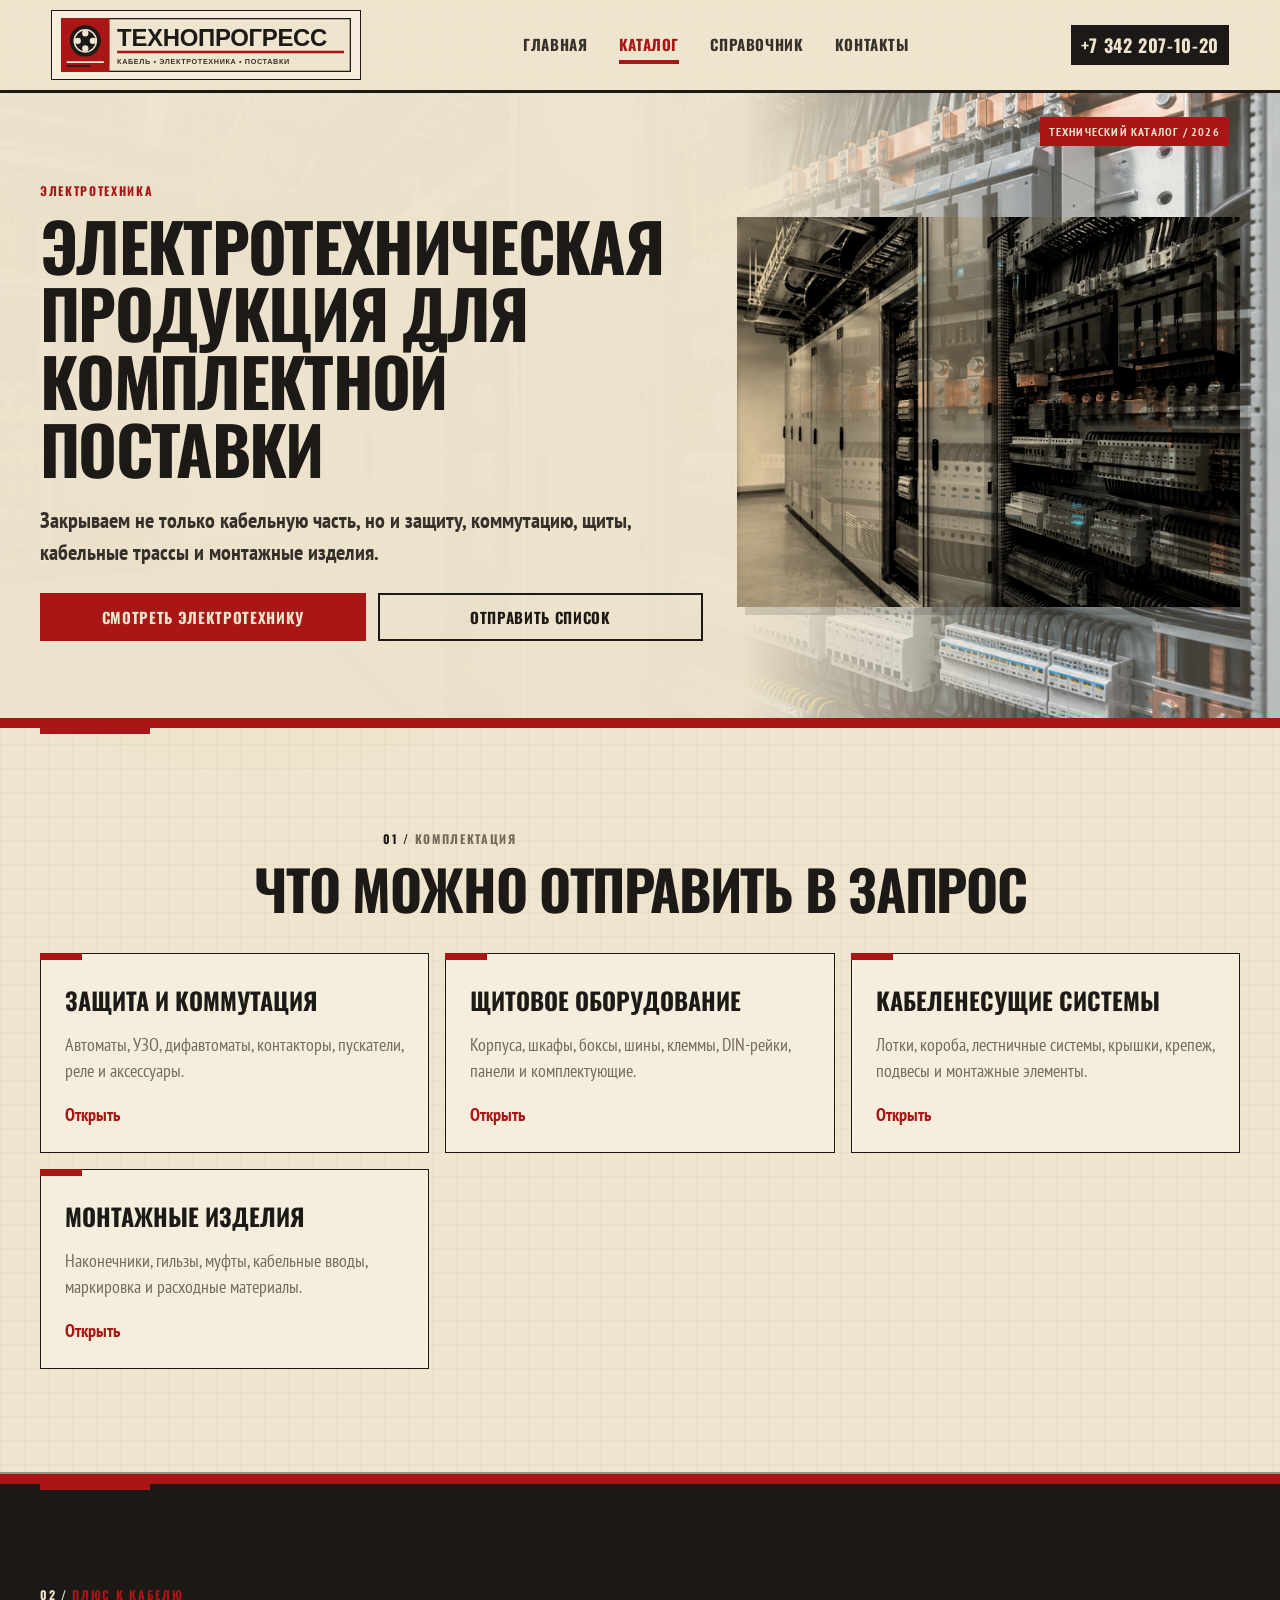
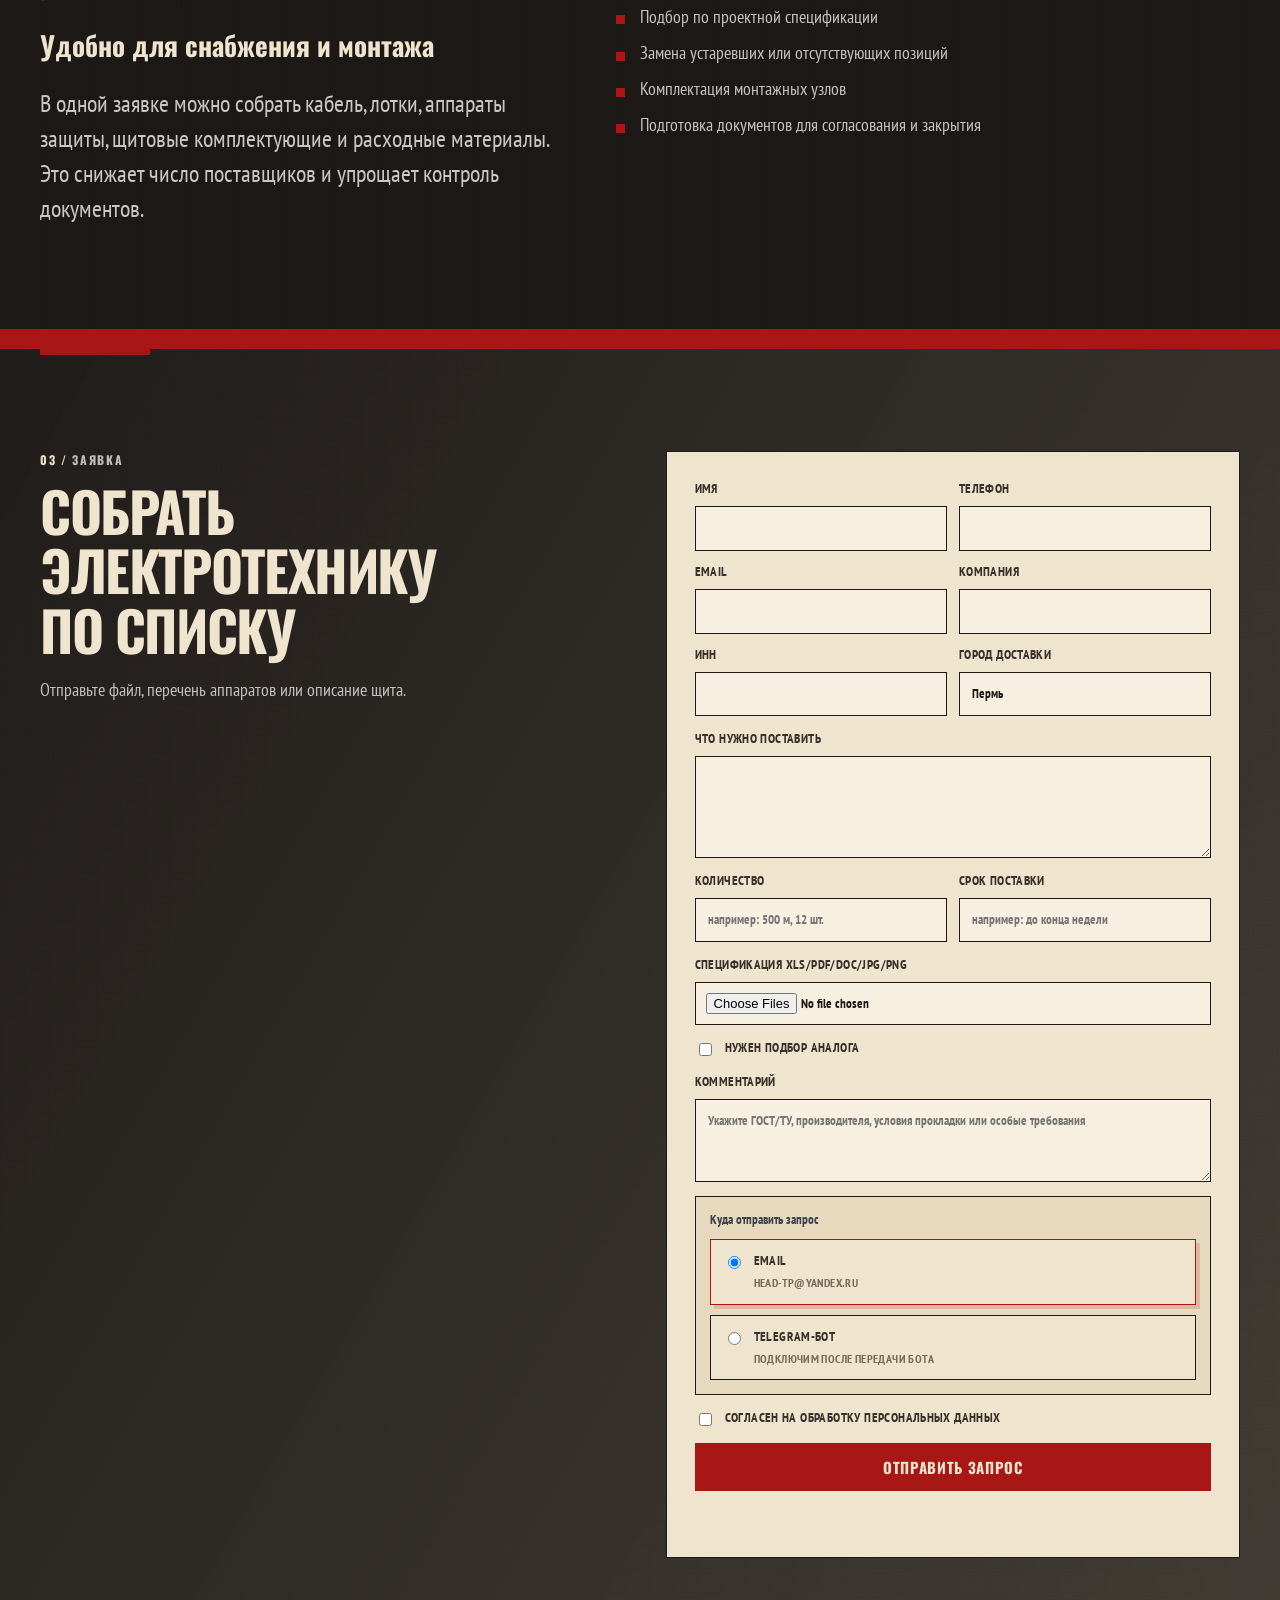
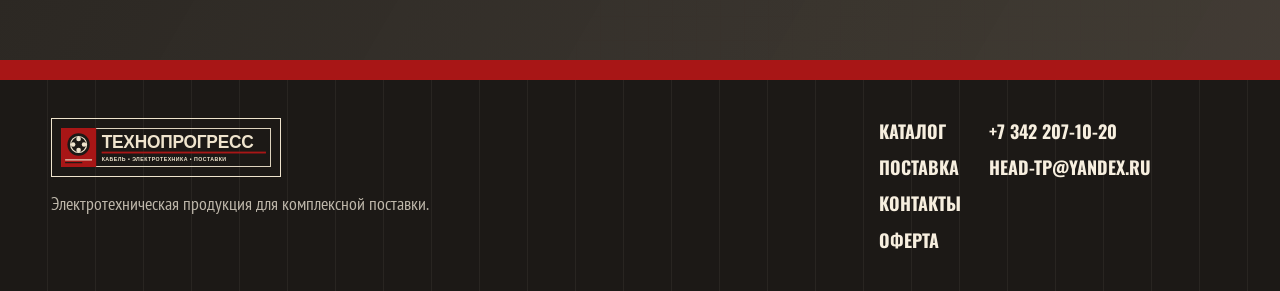
<file: electrical.html>
<!doctype html>
<html lang="ru">
  <head>
    <meta charset="utf-8">
    <meta name="viewport" content="width=device-width, initial-scale=1">
    <title>Электротехническая продукция - ТЕХНОПРОГРЕСС</title>
    <meta name="description" content="Электротехническая продукция: автоматические выключатели, УЗО, контакторы, щиты, кабельные лотки, наконечники, гильзы, муфты и монтажные изделия.">
    <link rel="icon" href="assets/favicon.svg" type="image/svg+xml">
    <link rel="stylesheet" href="styles.css">
    <link rel="stylesheet" href="theme.css">
    <script src="data/products.js" defer></script>
    <script src="data/mark-items.js" defer></script>
    <script src="app.js" defer></script>
  </head>
  <body class="inner-page">
    <header class="site-header">
      <a class="brand" href="index.html" aria-label="ТЕХНОПРОГРЕСС"><img src="assets/logo-black.svg" alt="ТЕХНОПРОГРЕСС"></a>
      <button class="nav-toggle" type="button" aria-label="Открыть меню" aria-expanded="false"><span></span><span></span></button>
      <nav class="nav-links" aria-label="Основная навигация">
        <a href="index.html">Главная</a><a class="active" href="catalog.html">Каталог</a><a href="guide.html">Справочник</a><a href="contacts.html">Контакты</a>
      </nav>
      <a class="header-phone" href="tel:+73422071020">+7 342 207-10-20</a>
    </header>
    <main>
      <section class="page-hero electrical-hero">
        <div class="section-inner page-hero-inner split-hero-grid">
          <div>
            <p class="eyebrow">Электротехника</p>
            <h1>Электротехническая продукция для комплектной поставки</h1>
            <p>Закрываем не только кабельную часть, но и защиту, коммутацию, щиты, кабельные трассы и монтажные изделия.</p>
            <div class="hero-actions">
              <a class="button primary" href="catalog.html?kind=electrical">Смотреть электротехнику</a>
              <a class="button light" href="#request">Отправить список</a>
            </div>
          </div>
          <img src="assets/electrical-switchgear.png" alt="Электротехническое щитовое оборудование">
        </div>
      </section>
      <section class="section">
        <div class="section-inner">
          <div class="section-head compact">
            <p class="section-kicker">Комплектация</p>
            <h2>Что можно отправить в запрос</h2>
          </div>
          <div class="feature-grid">
            <article class="feature-card reveal"><h3>Защита и коммутация</h3><p>Автоматы, УЗО, дифавтоматы, контакторы, пускатели, реле и аксессуары.</p><a href="catalog.html?kind=electrical&category=zashchita-i-kommutatsiya">Открыть</a></article>
            <article class="feature-card reveal"><h3>Щитовое оборудование</h3><p>Корпуса, шкафы, боксы, шины, клеммы, DIN-рейки, панели и комплектующие.</p><a href="catalog.html?kind=electrical&category=shchitovoe-oborudovanie">Открыть</a></article>
            <article class="feature-card reveal"><h3>Кабеленесущие системы</h3><p>Лотки, короба, лестничные системы, крышки, крепеж, подвесы и монтажные элементы.</p><a href="catalog.html?kind=electrical&category=kabelenesushchie-sistemy">Открыть</a></article>
            <article class="feature-card reveal"><h3>Монтажные изделия</h3><p>Наконечники, гильзы, муфты, кабельные вводы, маркировка и расходные материалы.</p><a href="catalog.html?kind=electrical&category=montazhnye-izdeliya">Открыть</a></article>
          </div>
        </div>
      </section>
      <section class="section dark-section">
        <div class="section-inner two-column">
          <div class="reveal">
            <p class="section-kicker">Плюс к кабелю</p>
            <h2>Удобно для снабжения и монтажа</h2>
            <p class="lead">В одной заявке можно собрать кабель, лотки, аппараты защиты, щитовые комплектующие и расходные материалы. Это снижает число поставщиков и упрощает контроль документов.</p>
          </div>
          <ul class="check-list light-list reveal">
            <li>Подбор по проектной спецификации</li>
            <li>Замена устаревших или отсутствующих позиций</li>
            <li>Комплектация монтажных узлов</li>
            <li>Подготовка документов для согласования и закрытия</li>
          </ul>
        </div>
      </section>
      <section class="section request-section" id="request">
        <div class="section-inner request-grid">
          <div class="request-copy reveal"><p class="section-kicker">Заявка</p><h2>Собрать электротехнику по списку</h2><p>Отправьте файл, перечень аппаратов или описание щита.</p></div>
          <div data-request-slot></div>
        </div>
      </section>
    </main>
    <footer class="site-footer">
      <div><img src="assets/logo-white.svg" alt="ТЕХНОПРОГРЕСС"><p>Электротехническая продукция для комплексной поставки.</p></div>
      <div class="footer-links"><a href="catalog.html">Каталог</a><a href="supply.html">Поставка</a><a href="contacts.html">Контакты</a><a href="offer.html">Оферта</a></div>
      <div class="footer-contact"><a href="tel:+73422071020">+7 342 207-10-20</a><a href="mailto:Head-tp@yandex.ru">Head-tp@yandex.ru</a></div>
    </footer>
  </body>
</html>
</file>
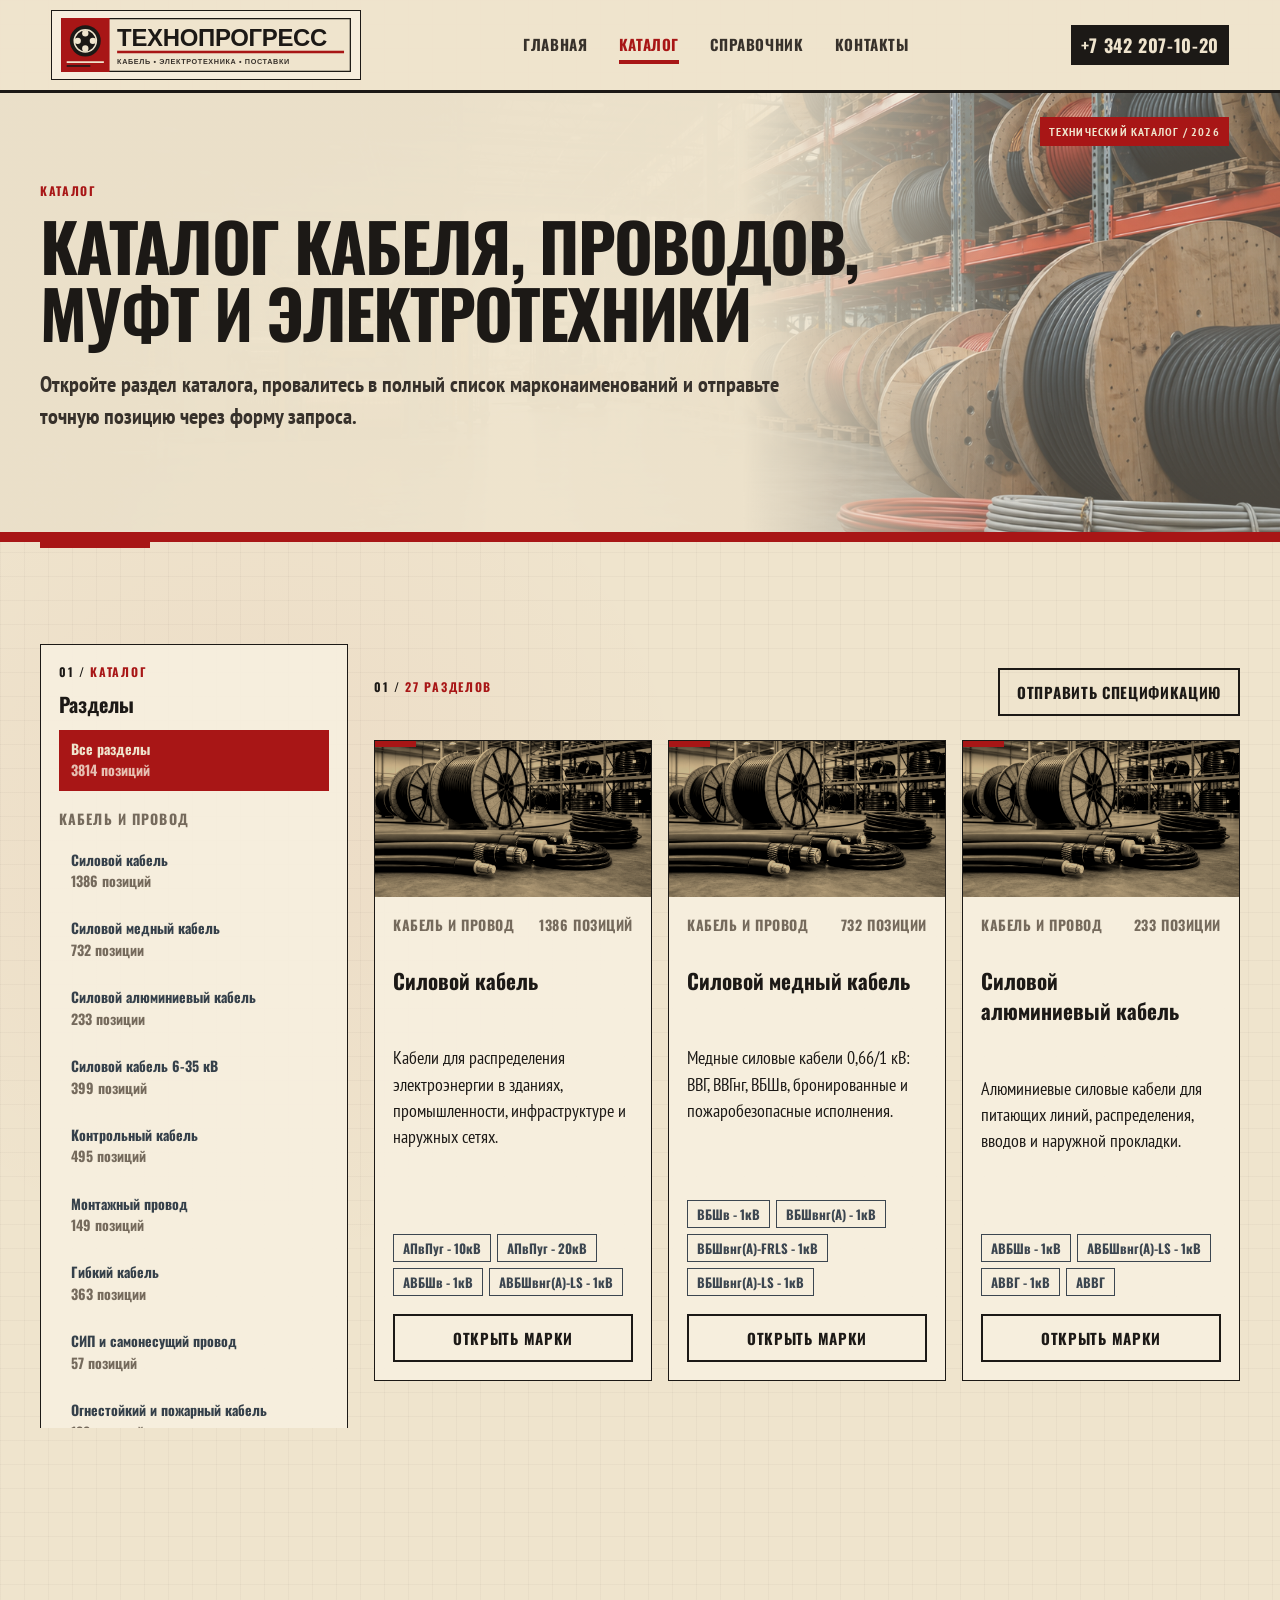
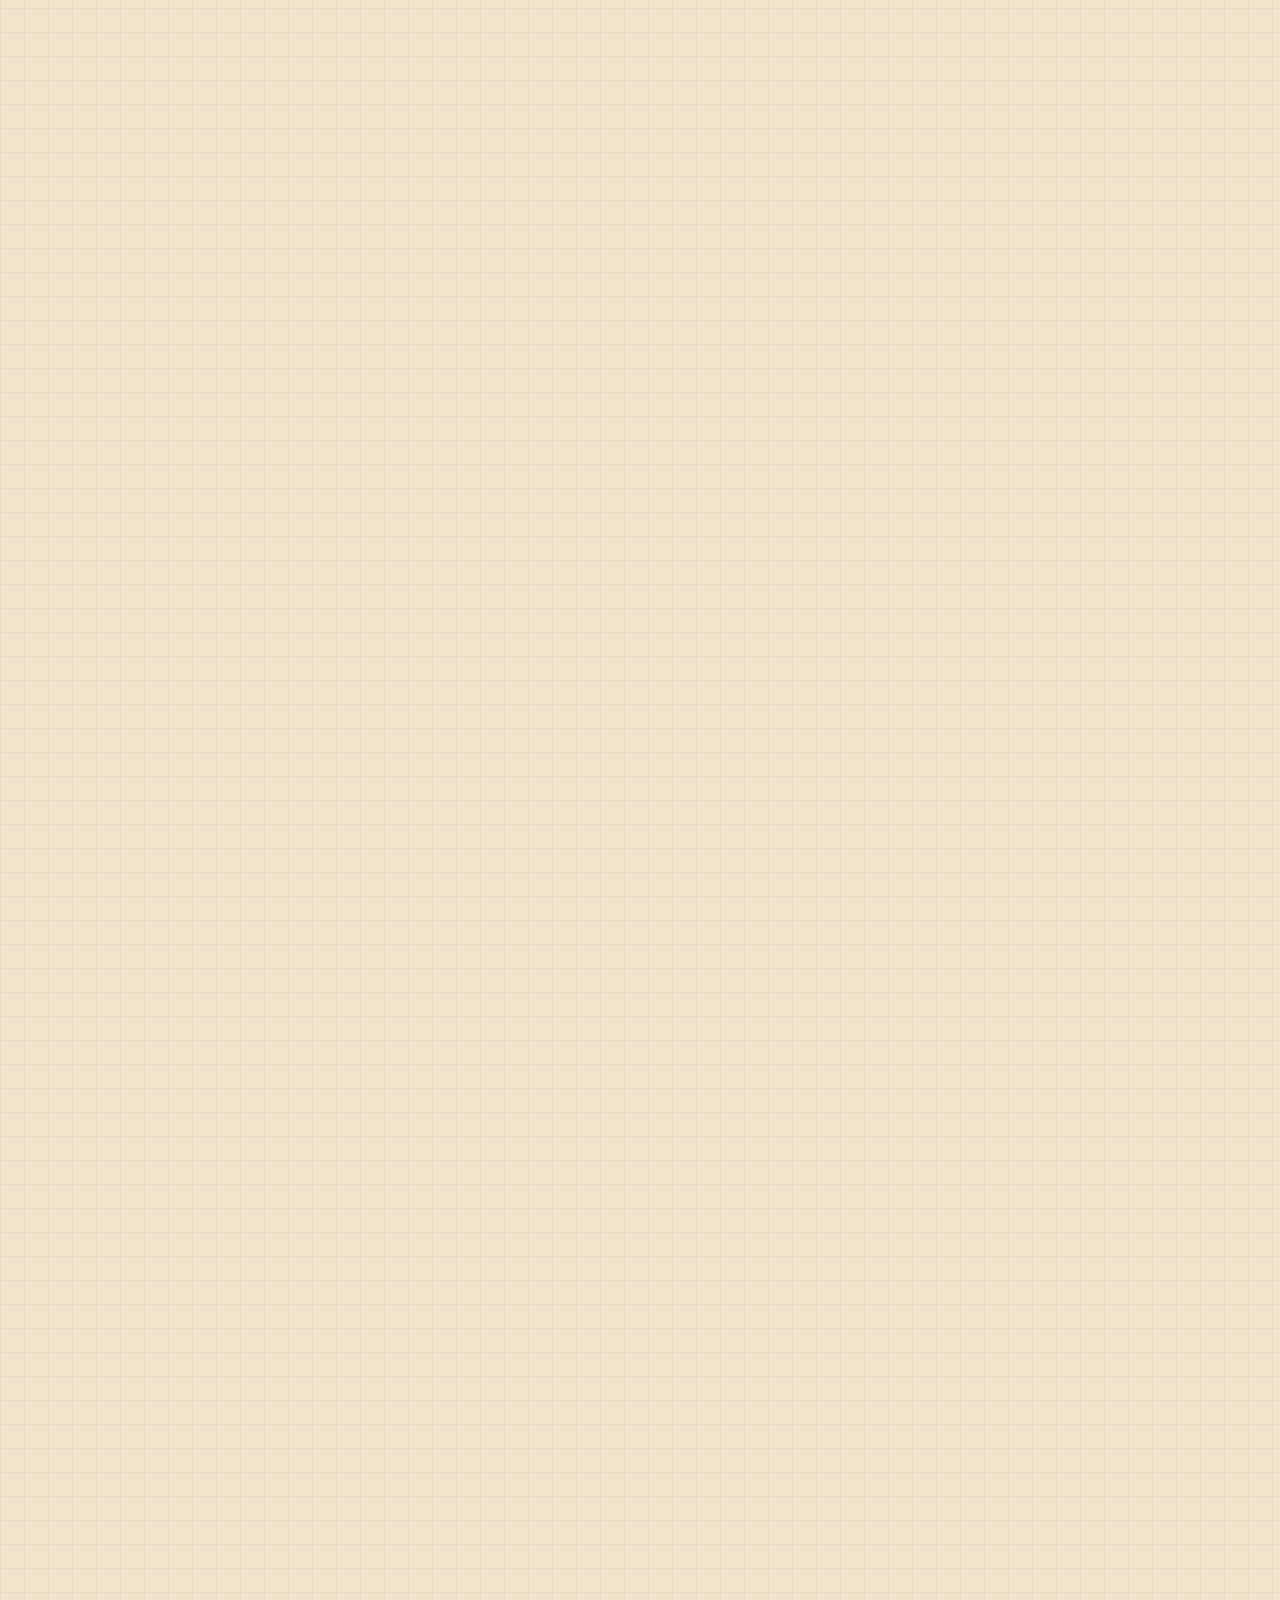
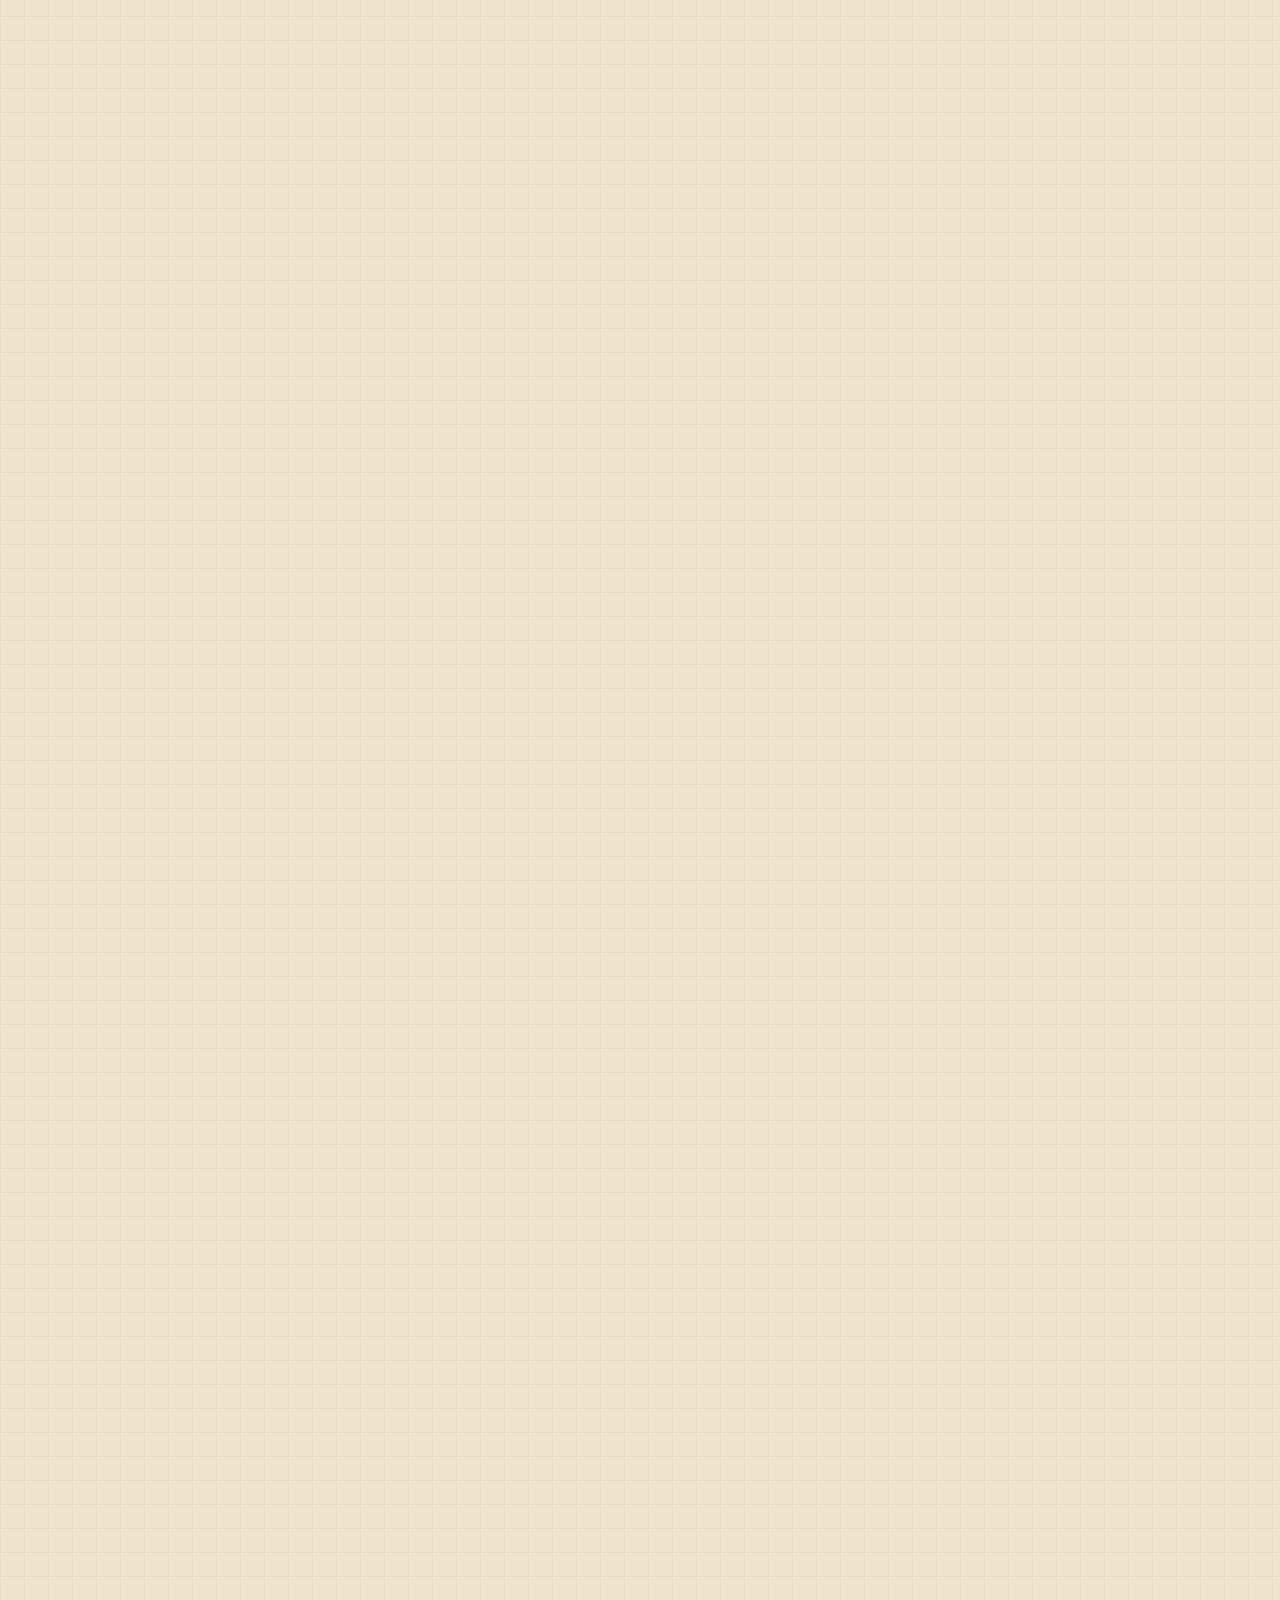
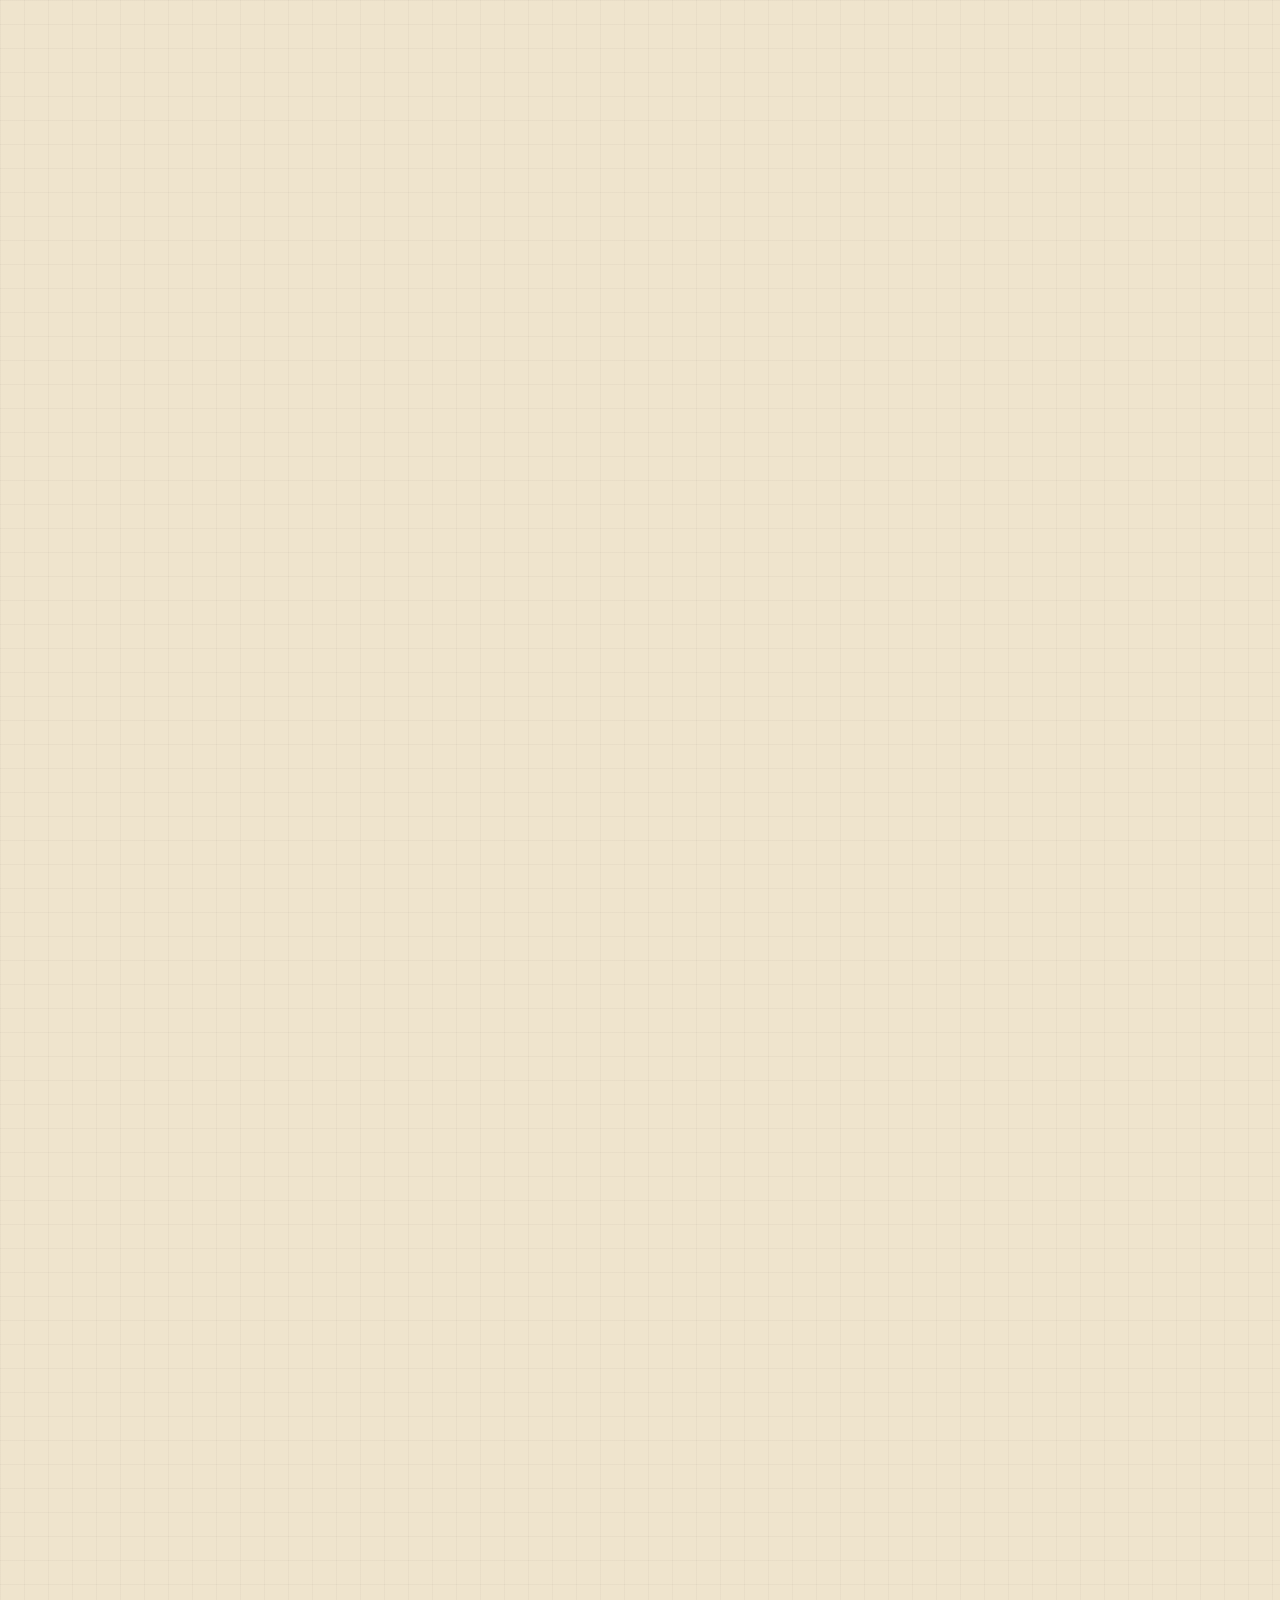
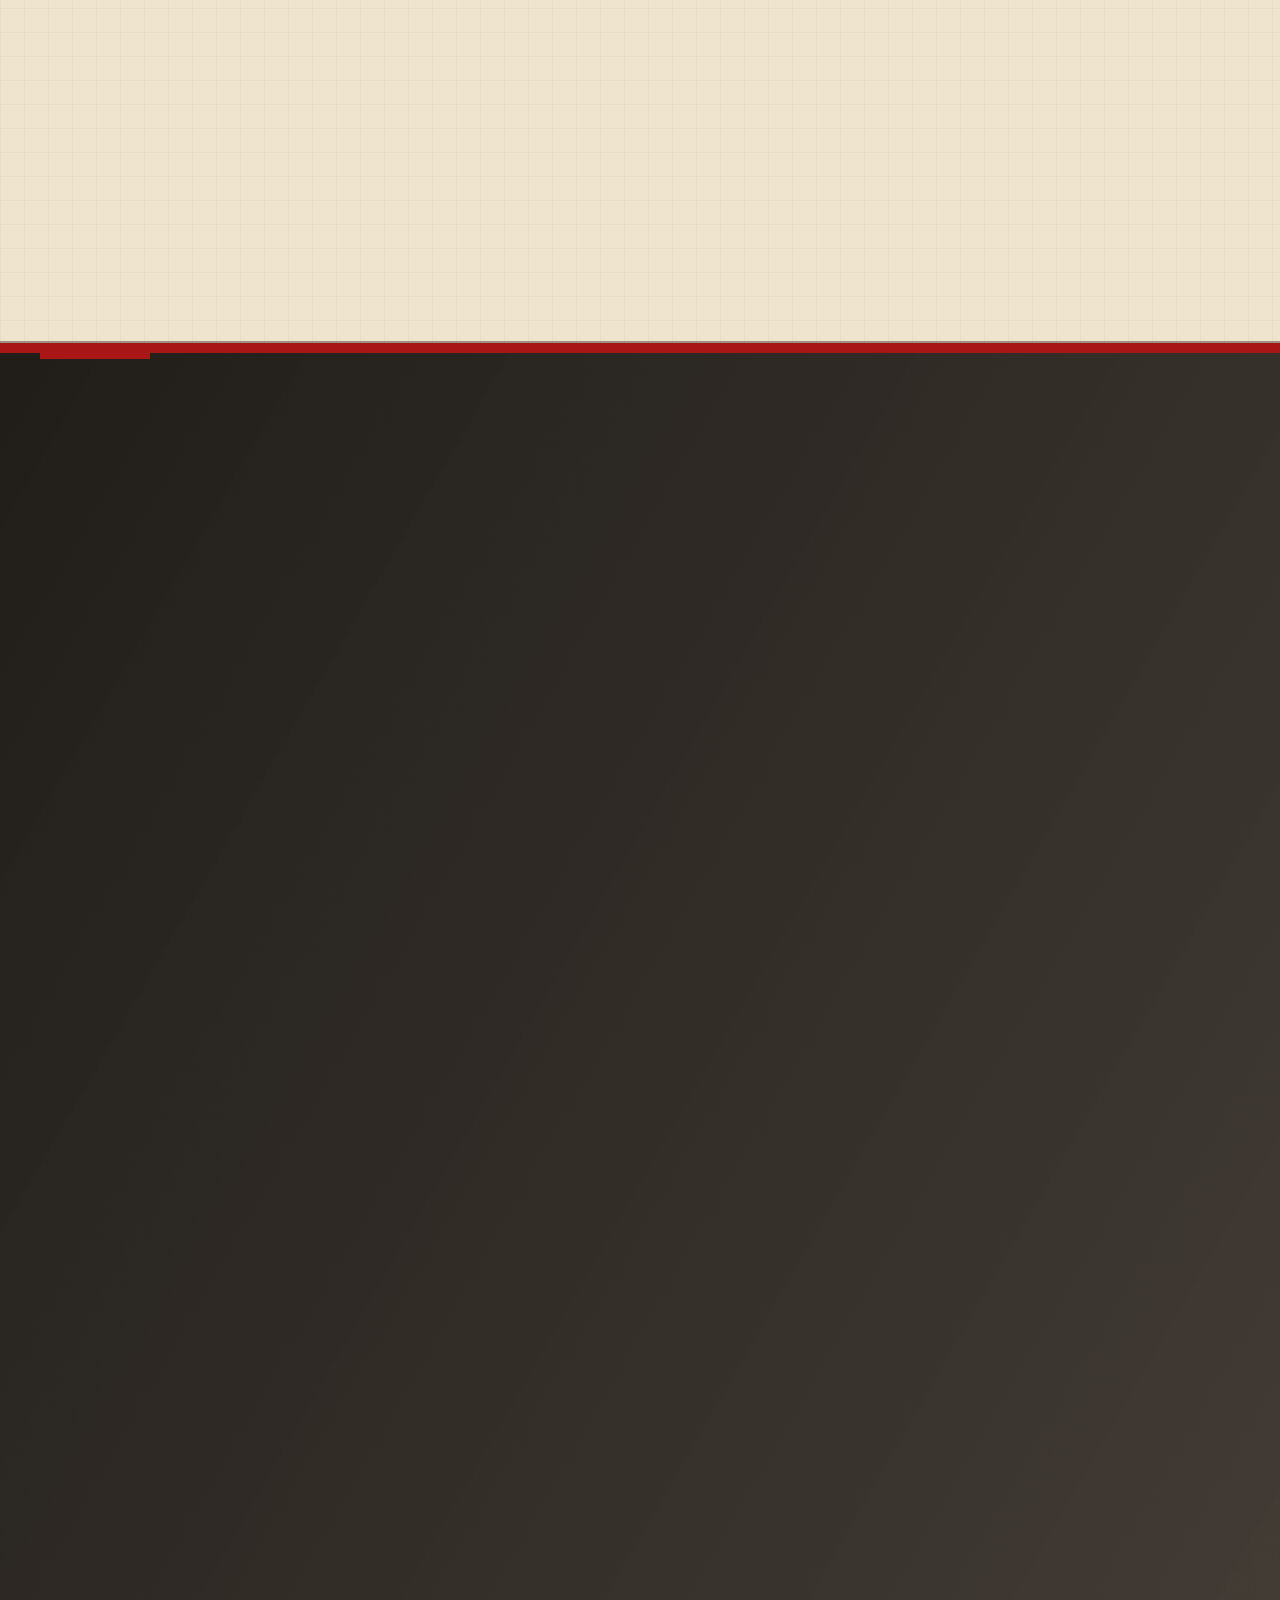
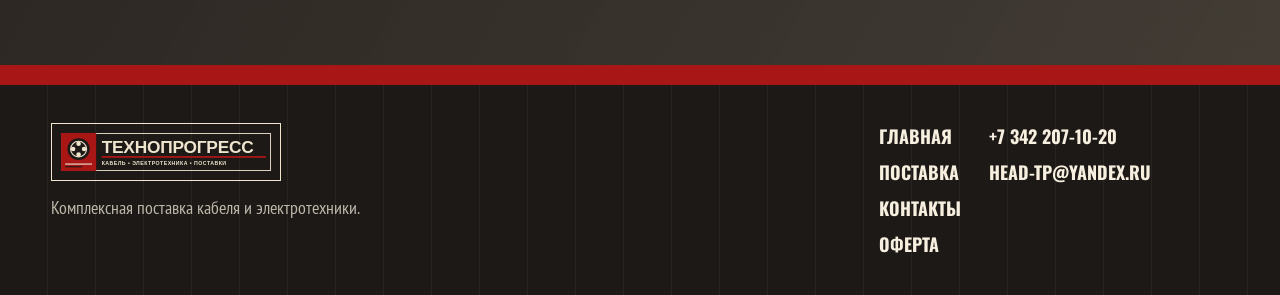
<file: floor.html>
<!doctype html>
<html lang="ru">
  <head>
    <meta charset="utf-8">
    <meta http-equiv="refresh" content="0; url=catalog.html">
    <meta name="robots" content="noindex">
    <title>Переход в каталог - ТЕХНОПРОГРЕСС</title>
  </head>
  <body>
    <p><a href="catalog.html">Перейти в каталог ТЕХНОПРОГРЕСС</a></p>
  </body>
</html>
</file>
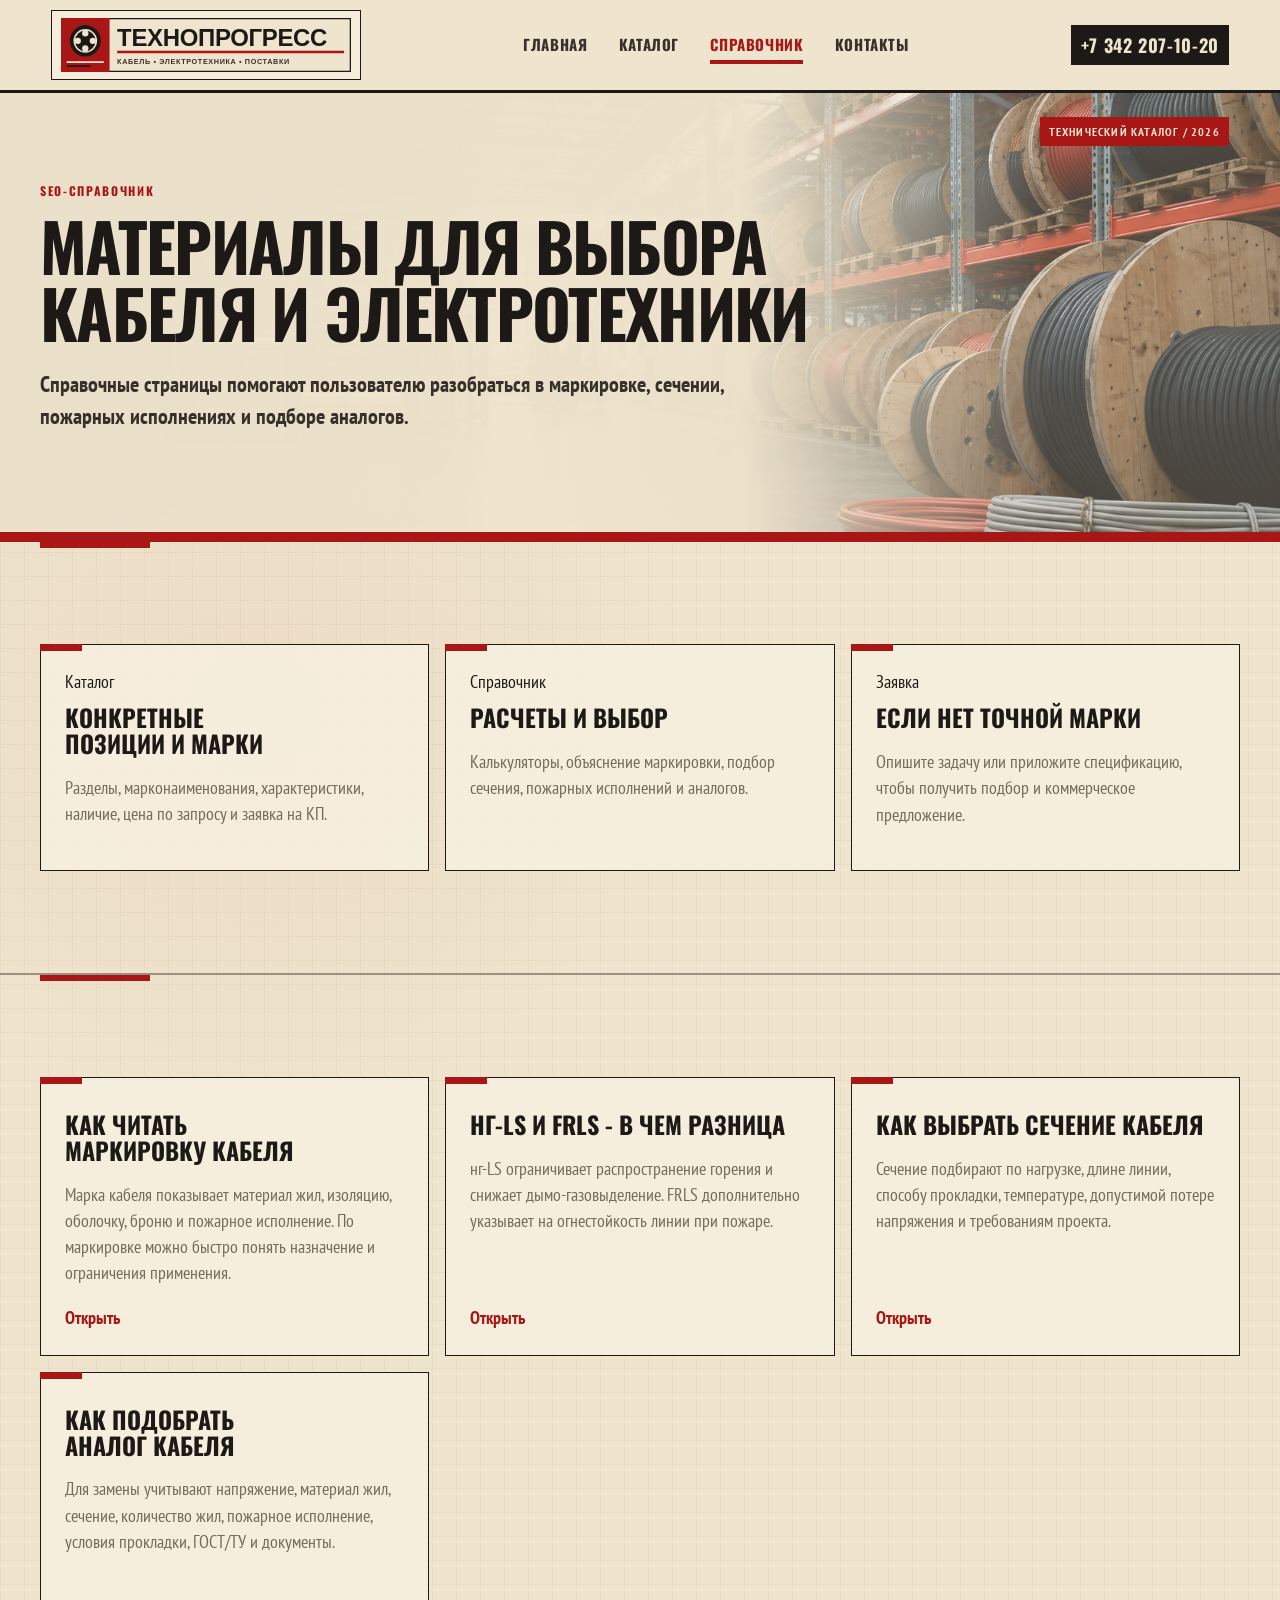
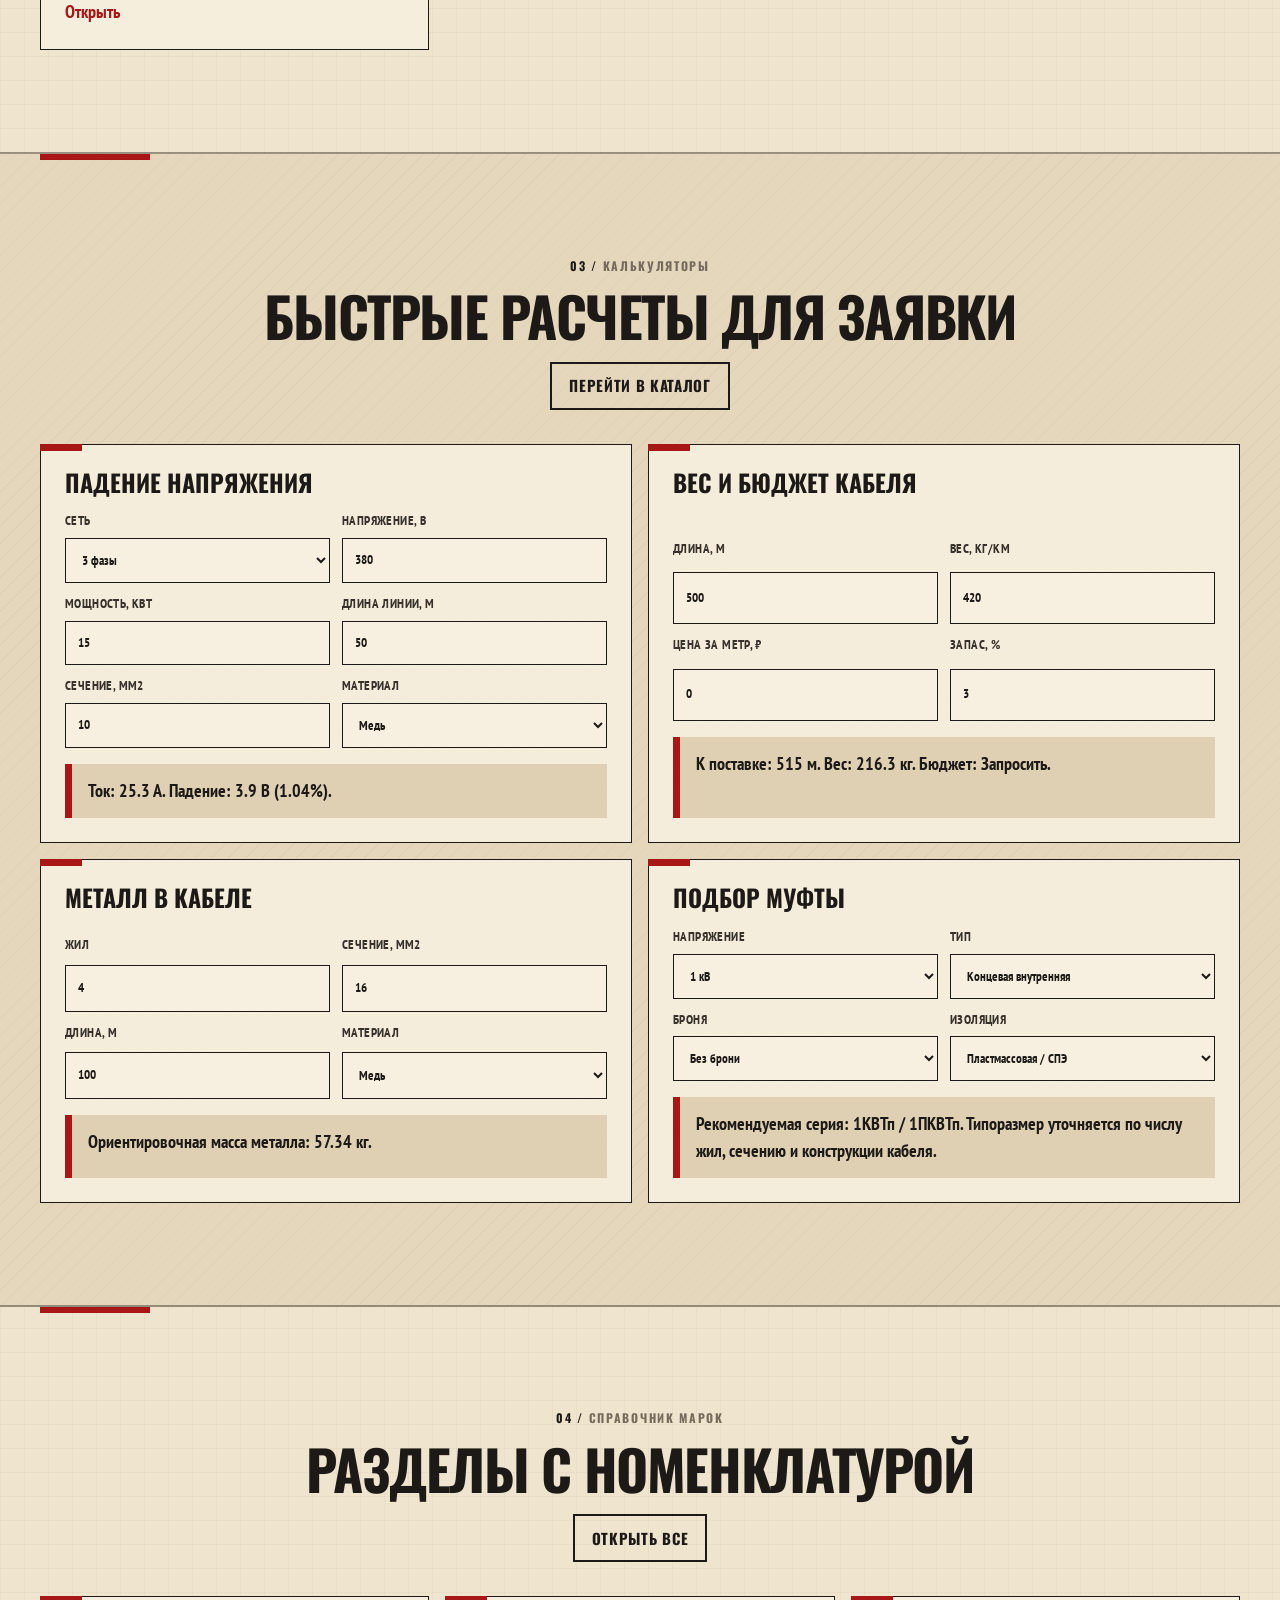
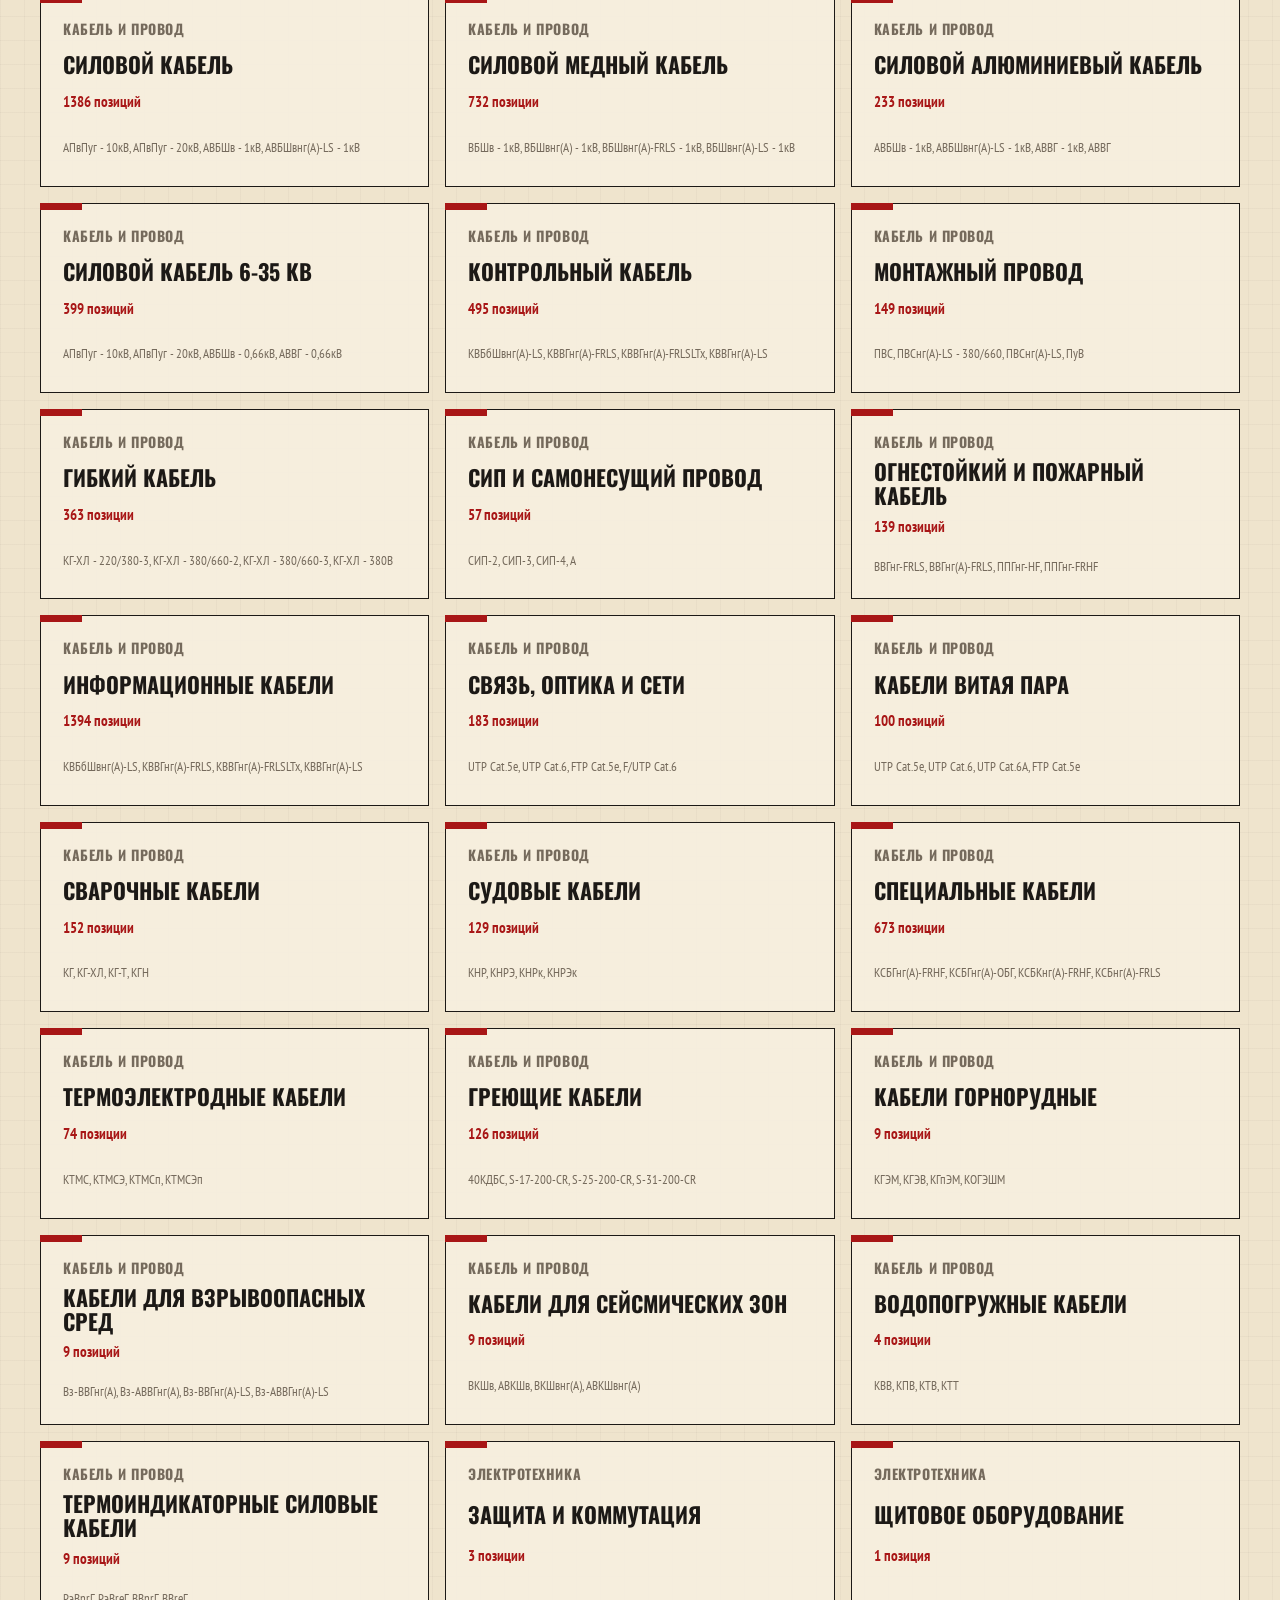
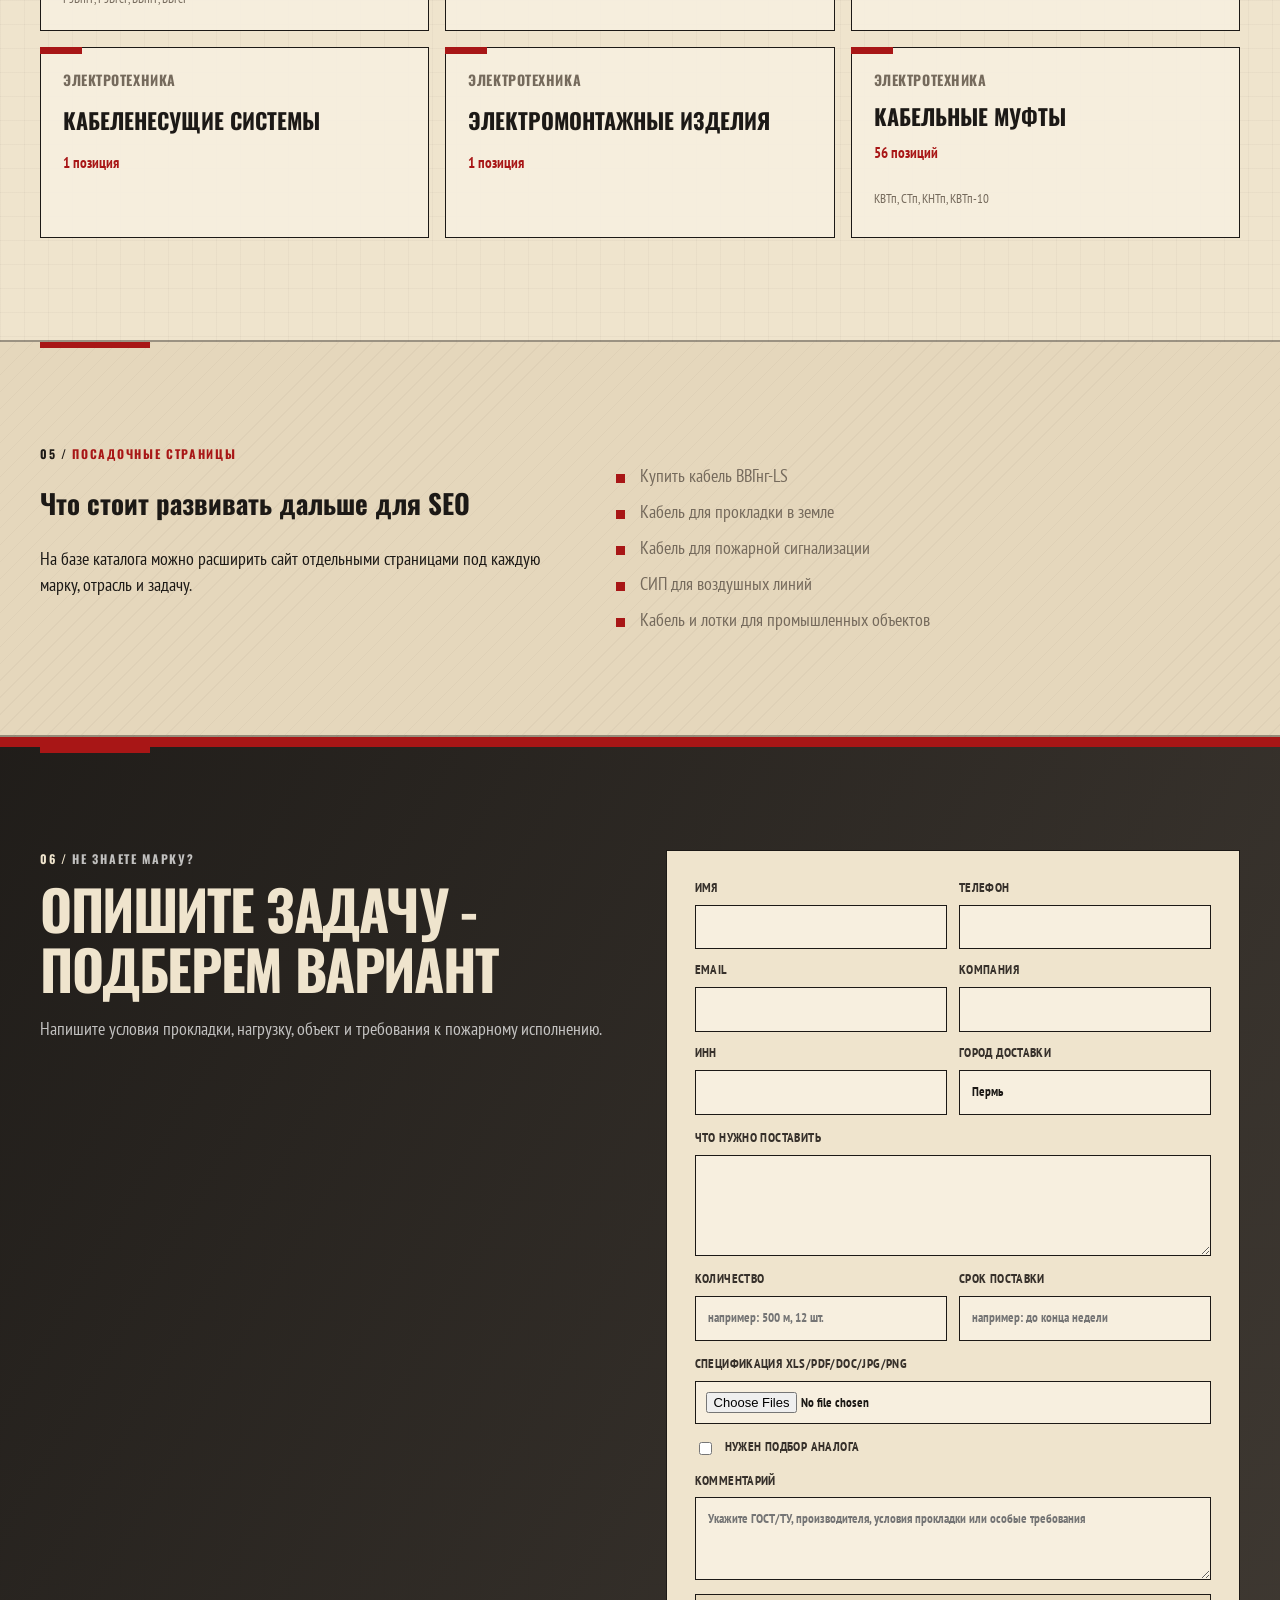
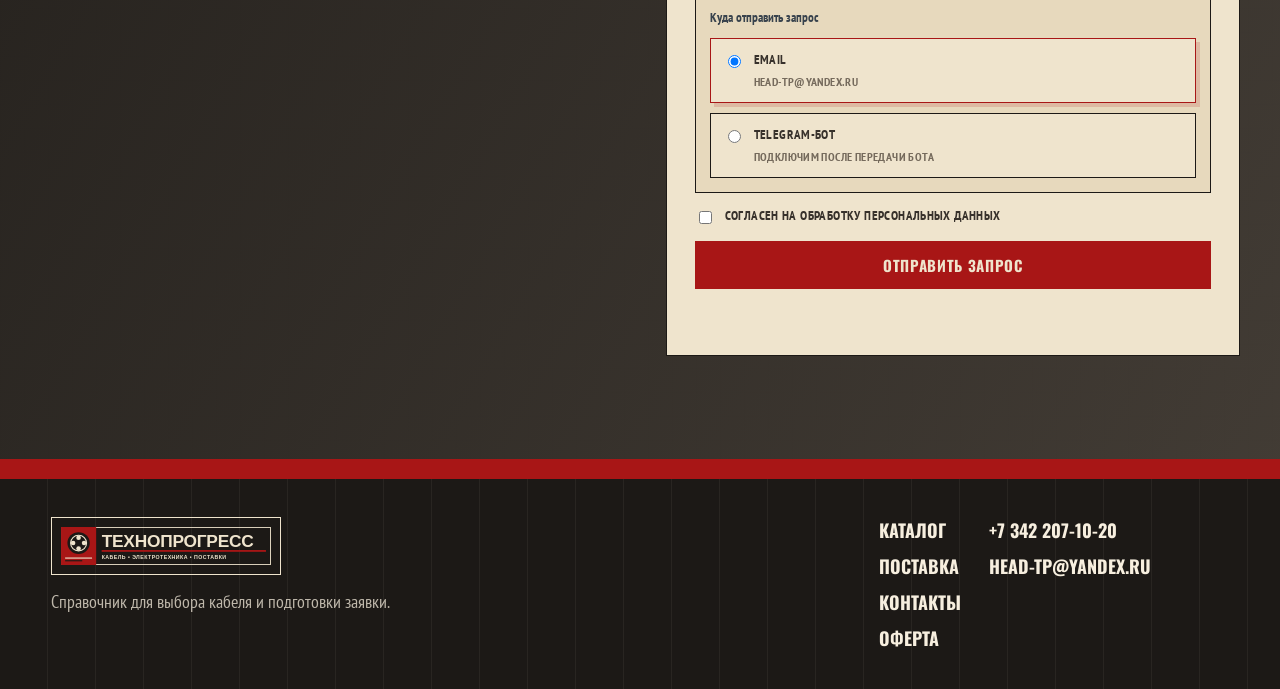
<file: guide.html>
<!doctype html>
<html lang="ru">
  <head>
    <meta charset="utf-8">
    <meta name="viewport" content="width=device-width, initial-scale=1">
    <title>Справочник по кабелю - ТЕХНОПРОГРЕСС</title>
    <meta name="description" content="Справочник по кабелю: маркировка, подбор сечения, различия нг-LS и FRLS, выбор аналогов и требования к проектной спецификации.">
    <link rel="icon" href="assets/favicon.svg" type="image/svg+xml">
    <link rel="stylesheet" href="styles.css">
    <link rel="stylesheet" href="theme.css">
    <script src="data/products.js" defer></script>
    <script src="data/mark-items.js" defer></script>
    <script src="app.js" defer></script>
  </head>
  <body class="inner-page">
    <header class="site-header">
      <a class="brand" href="index.html" aria-label="ТЕХНОПРОГРЕСС"><img src="assets/logo-black.svg" alt="ТЕХНОПРОГРЕСС"></a>
      <button class="nav-toggle" type="button" aria-label="Открыть меню" aria-expanded="false"><span></span><span></span></button>
      <nav class="nav-links" aria-label="Основная навигация">
        <a href="index.html">Главная</a><a href="catalog.html">Каталог</a><a class="active" href="guide.html">Справочник</a><a href="contacts.html">Контакты</a>
      </nav>
      <a class="header-phone" href="tel:+73422071020">+7 342 207-10-20</a>
    </header>
    <main>
      <section class="page-hero">
        <div class="section-inner page-hero-inner">
          <p class="eyebrow">SEO-справочник</p>
          <h1>Материалы для выбора кабеля и электротехники</h1>
          <p>Справочные страницы помогают пользователю разобраться в маркировке, сечении, пожарных исполнениях и подборе аналогов.</p>
        </div>
      </section>
      <section class="section">
        <div class="section-inner feature-grid">
          <a class="feature-card reveal" href="catalog.html">
            <span>Каталог</span>
            <h3>Конкретные позиции и марки</h3>
            <p>Разделы, марконаименования, характеристики, наличие, цена по запросу и заявка на КП.</p>
          </a>
          <a class="feature-card reveal" href="#calculators">
            <span>Справочник</span>
            <h3>Расчеты и выбор</h3>
            <p>Калькуляторы, объяснение маркировки, подбор сечения, пожарных исполнений и аналогов.</p>
          </a>
          <a class="feature-card reveal" href="#request">
            <span>Заявка</span>
            <h3>Если нет точной марки</h3>
            <p>Опишите задачу или приложите спецификацию, чтобы получить подбор и коммерческое предложение.</p>
          </a>
        </div>
      </section>
      <section class="section">
        <div class="section-inner">
          <div class="article-grid" id="articleCards"></div>
        </div>
      </section>
      <section class="section muted-section" id="calculators">
        <div class="section-inner">
          <div class="section-head">
            <div>
              <p class="section-kicker">Калькуляторы</p>
              <h2>Быстрые расчеты для заявки</h2>
            </div>
            <a class="button secondary" href="catalog.html">Перейти в каталог</a>
          </div>
          <div class="calculator-grid">
            <form class="calc-card reveal" data-calc="voltage-drop">
              <h3>Падение напряжения</h3>
              <div class="field-grid">
                <label>Сеть<select name="phase"><option value="3">3 фазы</option><option value="1">1 фаза</option></select></label>
                <label>Напряжение, В<input name="voltage" type="number" value="380" min="1"></label>
                <label>Мощность, кВт<input name="power" type="number" value="15" min="0" step="0.1"></label>
                <label>Длина линии, м<input name="length" type="number" value="50" min="0" step="1"></label>
                <label>Сечение, мм2<input name="section" type="number" value="10" min="0.5" step="0.5"></label>
                <label>Материал<select name="material"><option value="0.018">Медь</option><option value="0.029">Алюминий</option></select></label>
              </div>
              <p class="calc-result" data-calc-result></p>
            </form>
            <form class="calc-card reveal" data-calc="mass">
              <h3>Вес и бюджет кабеля</h3>
              <div class="field-grid">
                <label>Длина, м<input name="length" type="number" value="500" min="0"></label>
                <label>Вес, кг/км<input name="kgkm" type="number" value="420" min="0"></label>
                <label>Цена за метр, ₽<input name="price" type="number" value="0" min="0" step="0.01"></label>
                <label>Запас, %<input name="reserve" type="number" value="3" min="0" step="0.5"></label>
              </div>
              <p class="calc-result" data-calc-result></p>
            </form>
            <form class="calc-card reveal" data-calc="metal">
              <h3>Металл в кабеле</h3>
              <div class="field-grid">
                <label>Жил<input name="cores" type="number" value="4" min="1"></label>
                <label>Сечение, мм2<input name="section" type="number" value="16" min="0.5" step="0.5"></label>
                <label>Длина, м<input name="length" type="number" value="100" min="0"></label>
                <label>Материал<select name="density"><option value="8.96">Медь</option><option value="2.7">Алюминий</option></select></label>
              </div>
              <p class="calc-result" data-calc-result></p>
            </form>
            <form class="calc-card reveal" data-calc="mufta">
              <h3>Подбор муфты</h3>
              <div class="field-grid">
                <label>Напряжение<select name="voltage"><option value="1">1 кВ</option><option value="10">6-10 кВ</option><option value="20">20 кВ</option><option value="35">35 кВ</option></select></label>
                <label>Тип<select name="type"><option value="end-inside">Концевая внутренняя</option><option value="end-outside">Концевая наружная</option><option value="joint">Соединительная</option><option value="transition">Переходная</option><option value="repair">Ремонтная</option></select></label>
                <label>Броня<select name="armor"><option value="no">Без брони</option><option value="yes">Бронированный кабель</option></select></label>
                <label>Изоляция<select name="insulation"><option value="plastic">Пластмассовая / СПЭ</option><option value="paper">Бумажная</option></select></label>
              </div>
              <p class="calc-result" data-calc-result></p>
            </form>
          </div>
        </div>
      </section>
      <section class="section" id="mark-directory">
        <div class="section-inner">
          <div class="section-head">
            <div>
              <p class="section-kicker">Справочник марок</p>
              <h2>Разделы с номенклатурой</h2>
            </div>
            <a class="button secondary" href="catalog.html">Открыть все</a>
          </div>
          <div class="category-grid" id="markDirectory"></div>
        </div>
      </section>
      <section class="section muted-section">
        <div class="section-inner two-column">
          <div class="reveal">
            <p class="section-kicker">Посадочные страницы</p>
            <h2>Что стоит развивать дальше для SEO</h2>
            <p>На базе каталога можно расширить сайт отдельными страницами под каждую марку, отрасль и задачу.</p>
          </div>
          <ul class="check-list reveal">
            <li>Купить кабель ВВГнг-LS</li>
            <li>Кабель для прокладки в земле</li>
            <li>Кабель для пожарной сигнализации</li>
            <li>СИП для воздушных линий</li>
            <li>Кабель и лотки для промышленных объектов</li>
          </ul>
        </div>
      </section>
      <section class="section request-section" id="request">
        <div class="section-inner request-grid">
          <div class="request-copy reveal"><p class="section-kicker">Не знаете марку?</p><h2>Опишите задачу - подберем вариант</h2><p>Напишите условия прокладки, нагрузку, объект и требования к пожарному исполнению.</p></div>
          <div data-request-slot></div>
        </div>
      </section>
    </main>
    <footer class="site-footer">
      <div><img src="assets/logo-white.svg" alt="ТЕХНОПРОГРЕСС"><p>Справочник для выбора кабеля и подготовки заявки.</p></div>
      <div class="footer-links"><a href="catalog.html">Каталог</a><a href="supply.html">Поставка</a><a href="contacts.html">Контакты</a><a href="offer.html">Оферта</a></div>
      <div class="footer-contact"><a href="tel:+73422071020">+7 342 207-10-20</a><a href="mailto:Head-tp@yandex.ru">Head-tp@yandex.ru</a></div>
    </footer>
  </body>
</html>
</file>
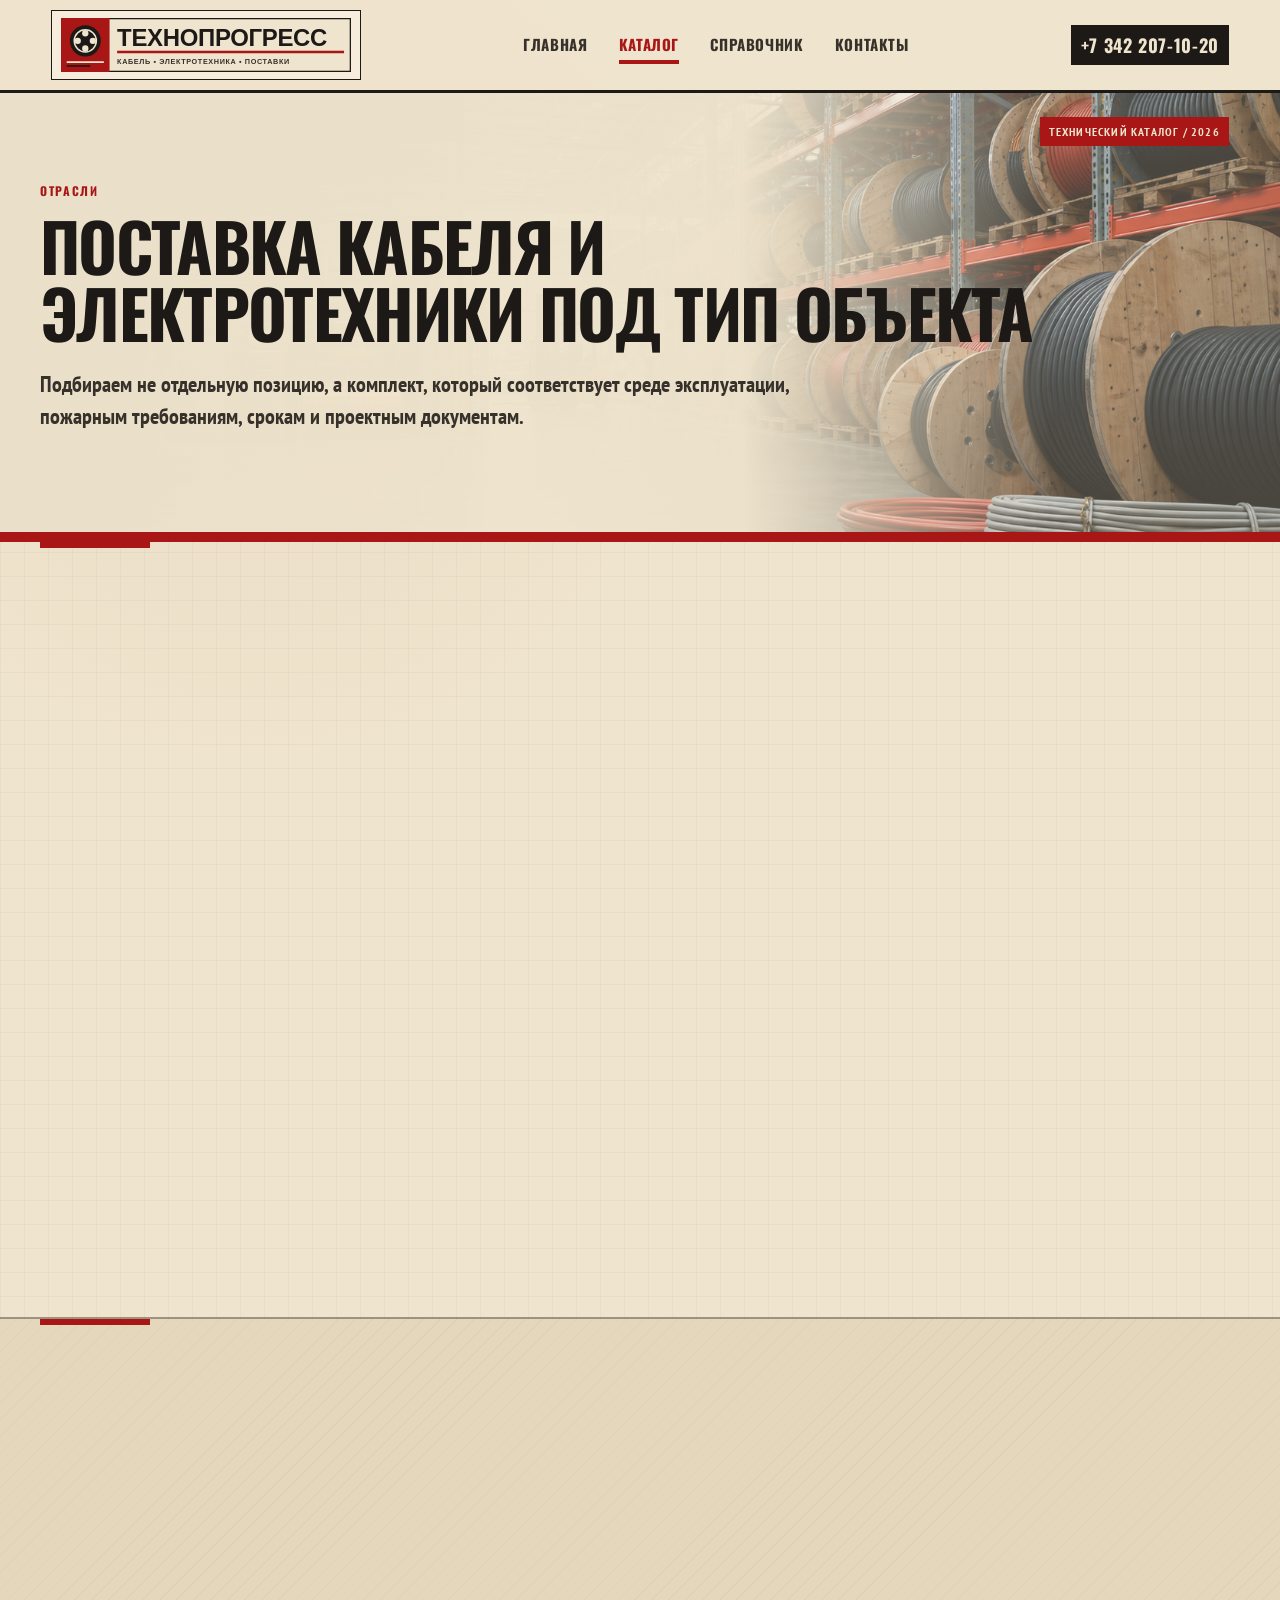
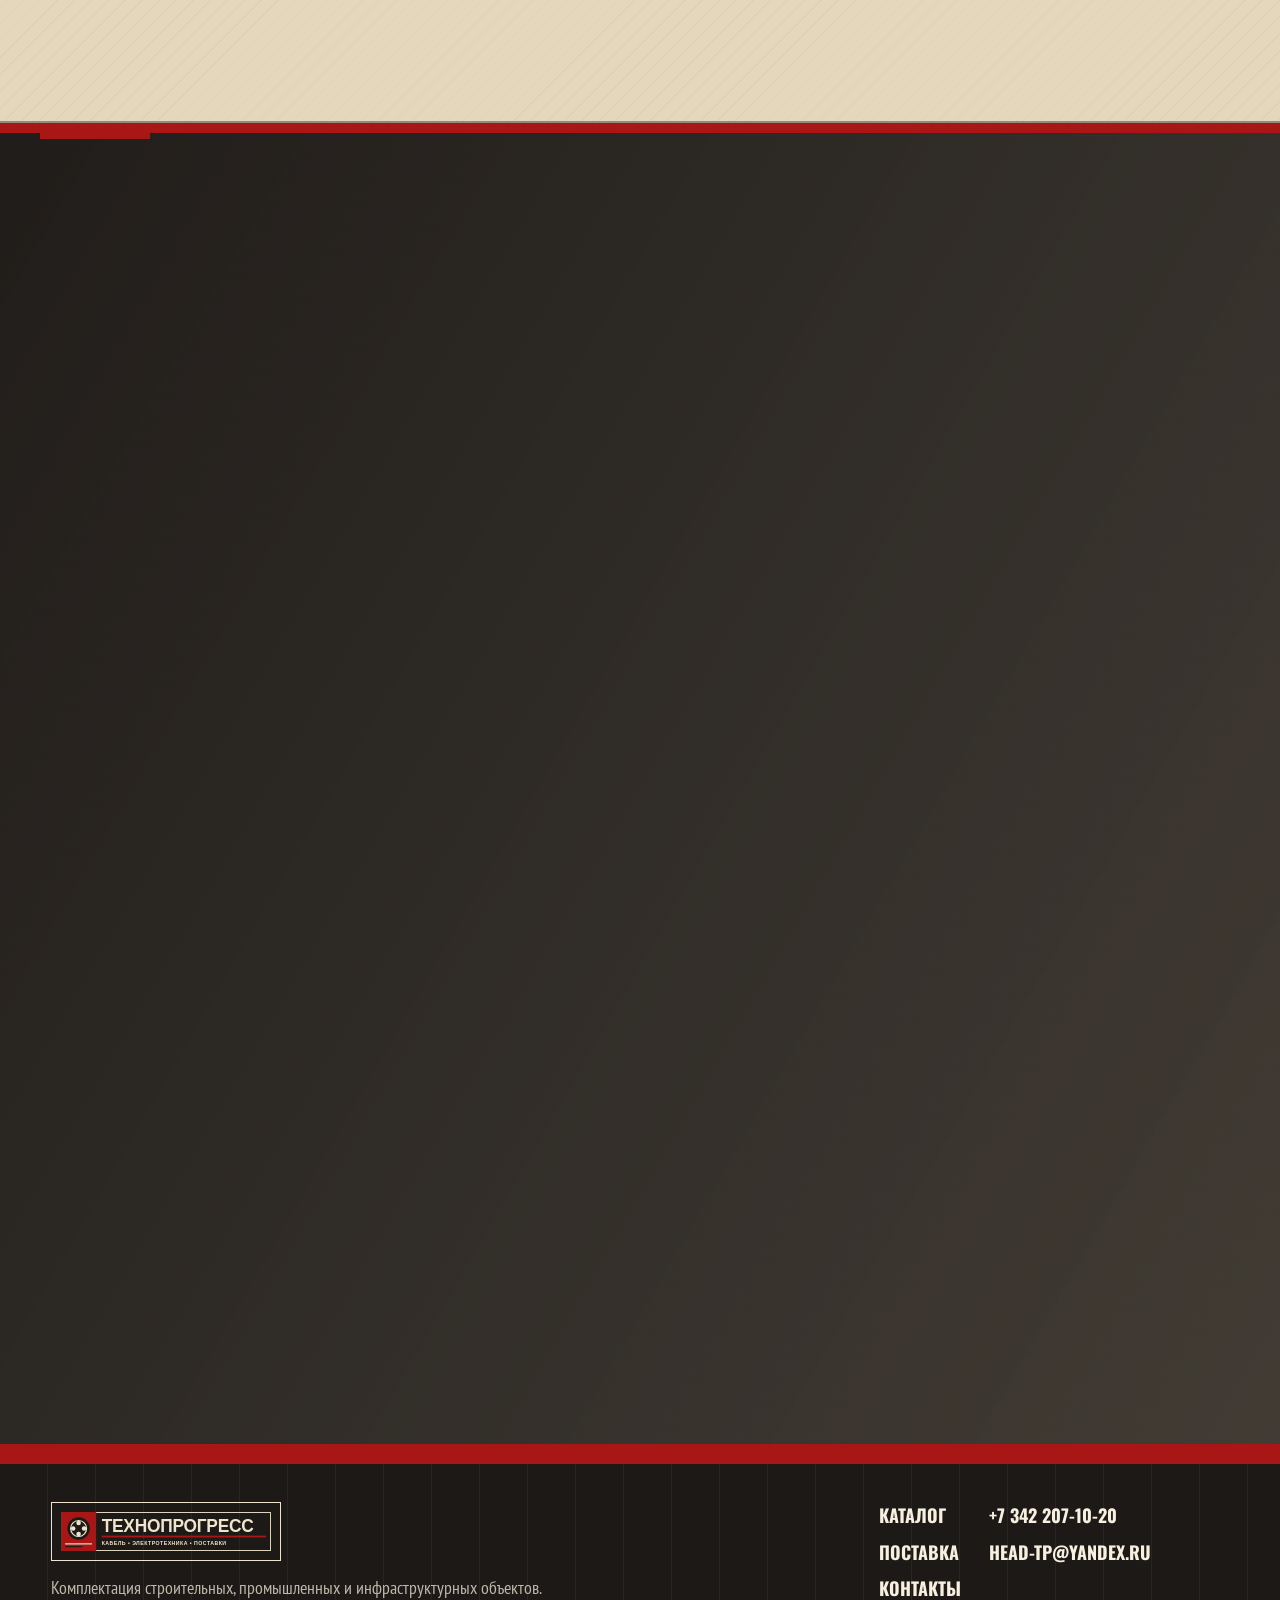
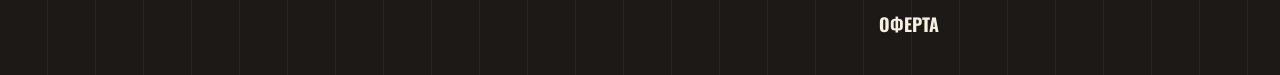
<file: industry.html>
<!doctype html>
<html lang="ru">
  <head>
    <meta charset="utf-8">
    <meta http-equiv="refresh" content="0; url=solutions.html">
    <meta name="robots" content="noindex">
    <title>Переход в отраслевые решения - ТЕХНОПРОГРЕСС</title>
  </head>
  <body>
    <p><a href="solutions.html">Перейти в отраслевые решения</a></p>
  </body>
</html>
</file>
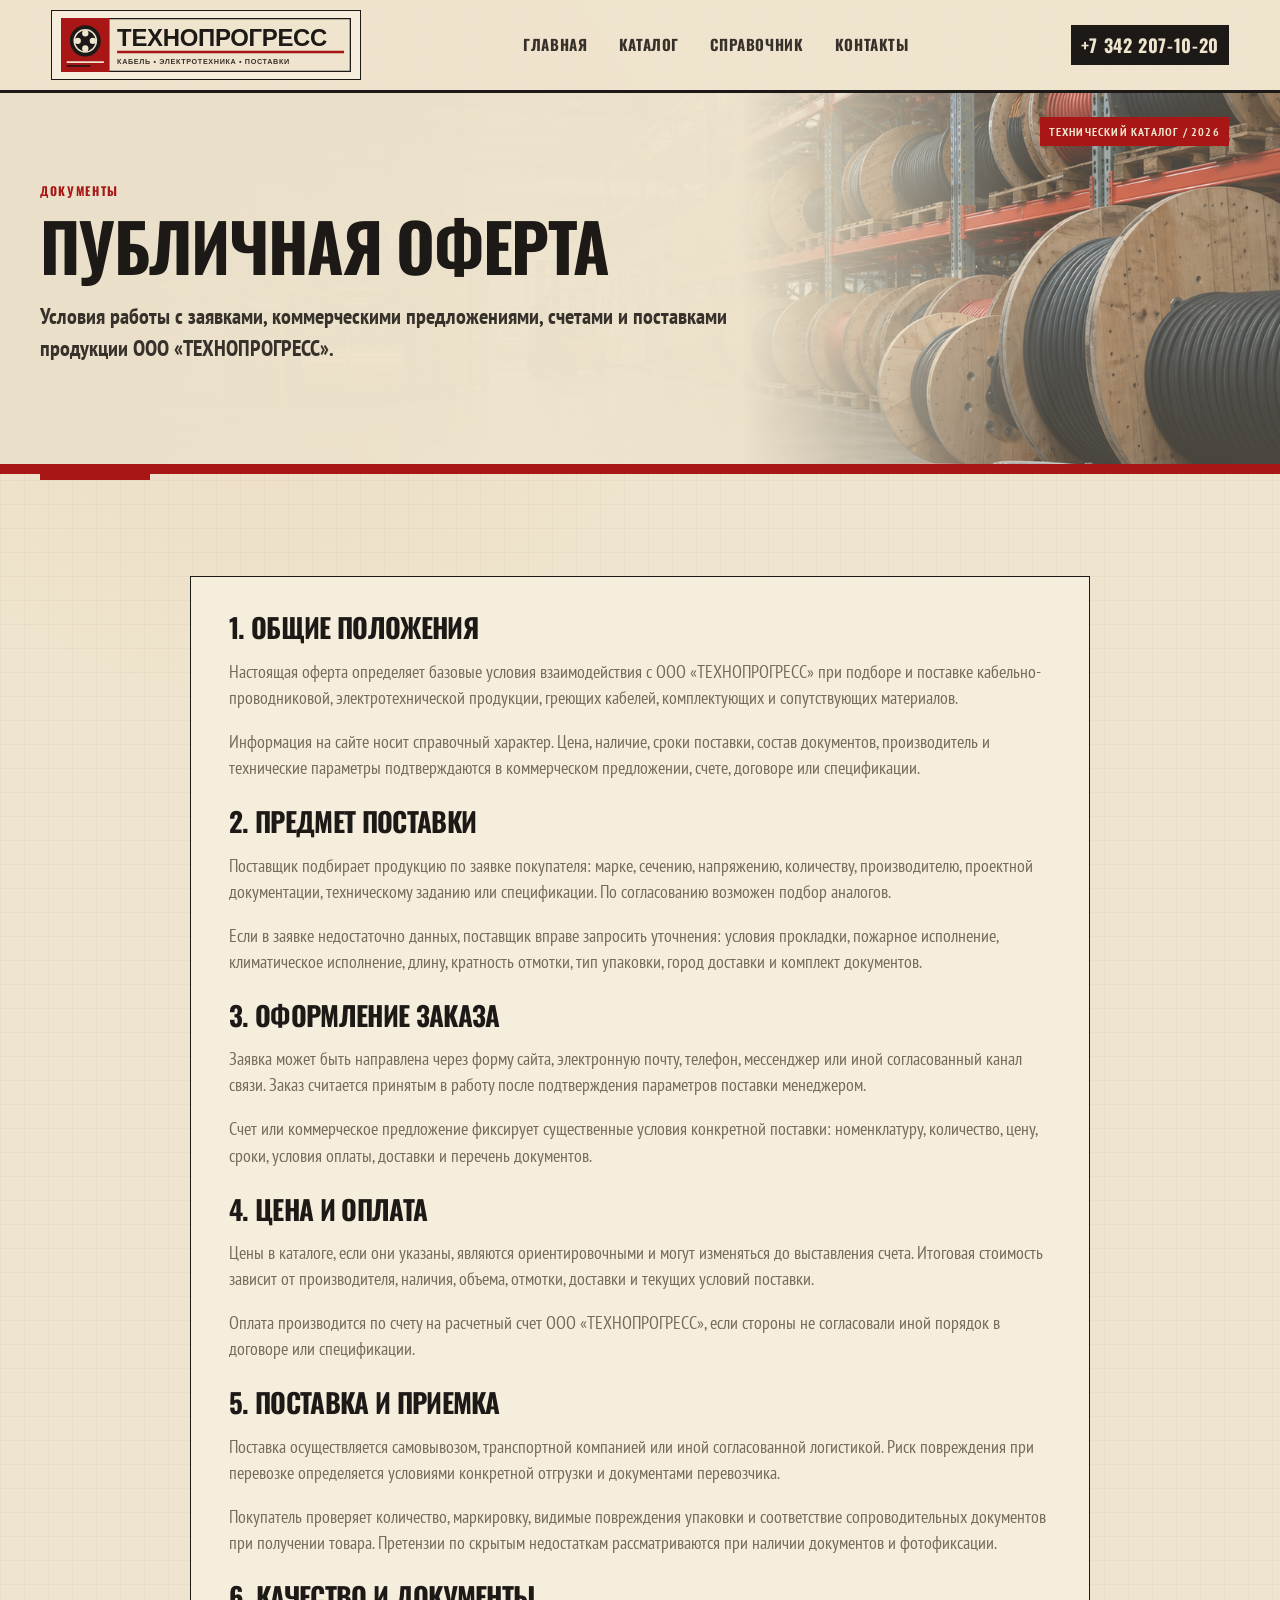
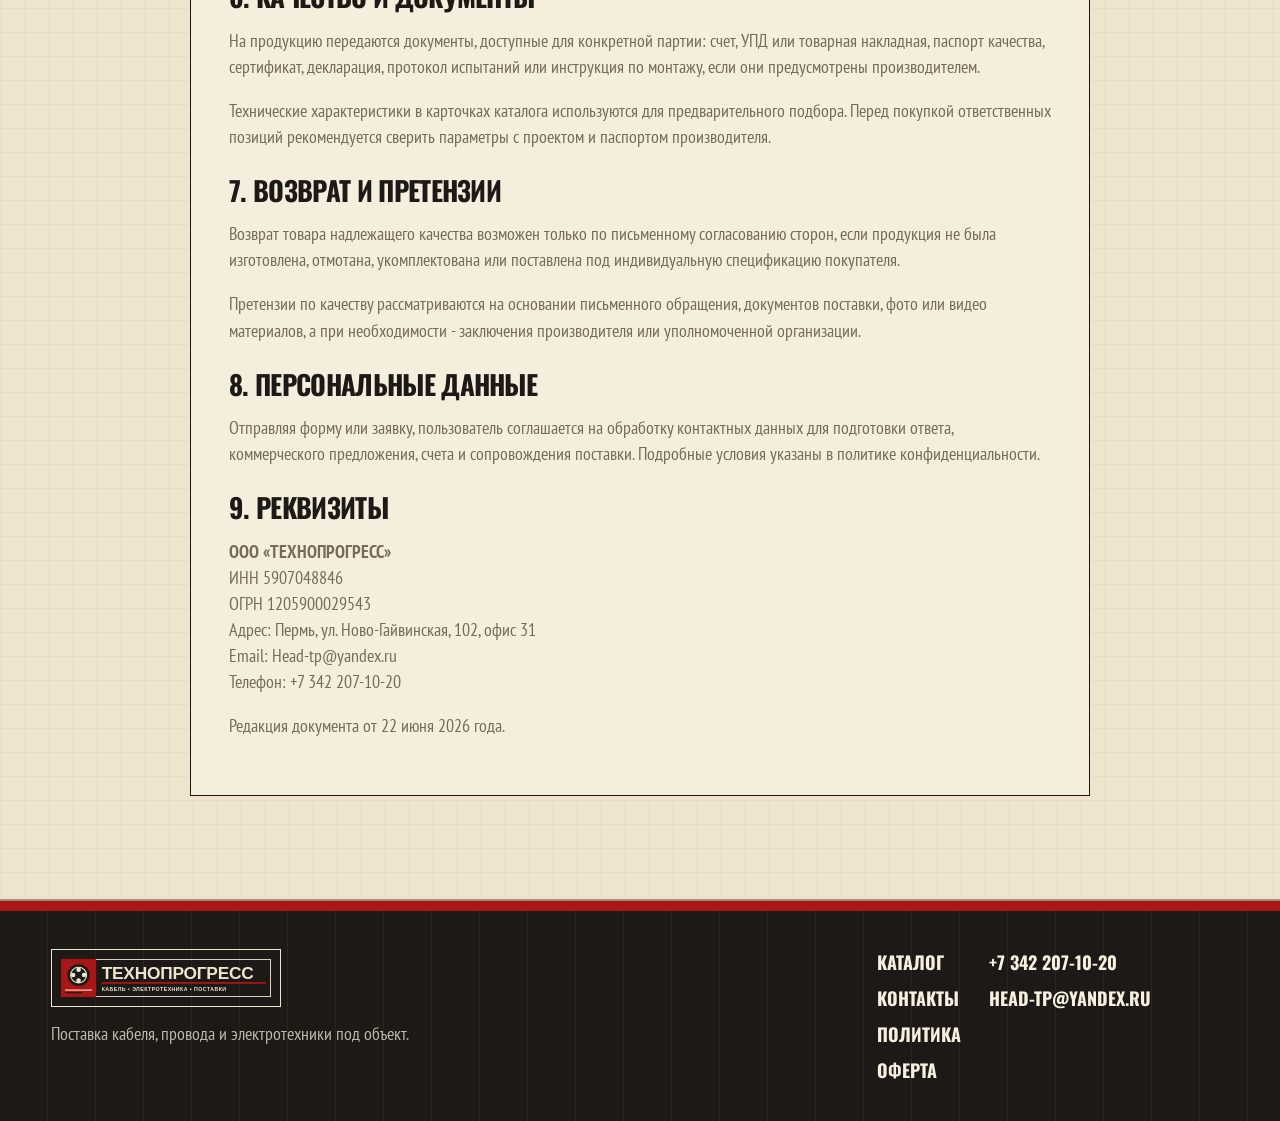
<file: offer.html>
<!doctype html>
<html lang="ru">
  <head>
    <meta charset="utf-8">
    <meta name="viewport" content="width=device-width, initial-scale=1">
    <title>Публичная оферта ООО ТЕХНОПРОГРЕСС</title>
    <meta name="description" content="Условия оформления запроса, коммерческого предложения, счета, оплаты и поставки кабельно-проводниковой и электротехнической продукции ООО ТЕХНОПРОГРЕСС.">
    <link rel="icon" href="assets/favicon.svg" type="image/svg+xml">
    <link rel="stylesheet" href="styles.css">
    <link rel="stylesheet" href="theme.css">
    <script src="data/products.js" defer></script>
    <script src="data/mark-items.js" defer></script>
    <script src="app.js" defer></script>
  </head>
  <body class="inner-page">
    <header class="site-header">
      <a class="brand" href="index.html" aria-label="ТЕХНОПРОГРЕСС"><img src="assets/logo-black.svg" alt="ТЕХНОПРОГРЕСС"></a>
      <button class="nav-toggle" type="button" aria-label="Открыть меню" aria-expanded="false"><span></span><span></span></button>
      <nav class="nav-links" aria-label="Основная навигация">
        <a href="index.html">Главная</a><a href="catalog.html">Каталог</a><a href="guide.html">Справочник</a><a href="contacts.html">Контакты</a>
      </nav>
      <a class="header-phone" href="tel:+73422071020">+7 342 207-10-20</a>
    </header>
    <main>
      <section class="page-hero">
        <div class="section-inner page-hero-inner">
          <p class="eyebrow">Документы</p>
          <h1>Публичная оферта</h1>
          <p>Условия работы с заявками, коммерческими предложениями, счетами и поставками продукции ООО «ТЕХНОПРОГРЕСС».</p>
        </div>
      </section>
      <section class="section">
        <div class="section-inner legal-content">
          <h2>1. Общие положения</h2>
          <p>Настоящая оферта определяет базовые условия взаимодействия с ООО «ТЕХНОПРОГРЕСС» при подборе и поставке кабельно-проводниковой, электротехнической продукции, греющих кабелей, комплектующих и сопутствующих материалов.</p>
          <p>Информация на сайте носит справочный характер. Цена, наличие, сроки поставки, состав документов, производитель и технические параметры подтверждаются в коммерческом предложении, счете, договоре или спецификации.</p>

          <h2>2. Предмет поставки</h2>
          <p>Поставщик подбирает продукцию по заявке покупателя: марке, сечению, напряжению, количеству, производителю, проектной документации, техническому заданию или спецификации. По согласованию возможен подбор аналогов.</p>
          <p>Если в заявке недостаточно данных, поставщик вправе запросить уточнения: условия прокладки, пожарное исполнение, климатическое исполнение, длину, кратность отмотки, тип упаковки, город доставки и комплект документов.</p>

          <h2>3. Оформление заказа</h2>
          <p>Заявка может быть направлена через форму сайта, электронную почту, телефон, мессенджер или иной согласованный канал связи. Заказ считается принятым в работу после подтверждения параметров поставки менеджером.</p>
          <p>Счет или коммерческое предложение фиксирует существенные условия конкретной поставки: номенклатуру, количество, цену, сроки, условия оплаты, доставки и перечень документов.</p>

          <h2>4. Цена и оплата</h2>
          <p>Цены в каталоге, если они указаны, являются ориентировочными и могут изменяться до выставления счета. Итоговая стоимость зависит от производителя, наличия, объема, отмотки, доставки и текущих условий поставки.</p>
          <p>Оплата производится по счету на расчетный счет ООО «ТЕХНОПРОГРЕСС», если стороны не согласовали иной порядок в договоре или спецификации.</p>

          <h2>5. Поставка и приемка</h2>
          <p>Поставка осуществляется самовывозом, транспортной компанией или иной согласованной логистикой. Риск повреждения при перевозке определяется условиями конкретной отгрузки и документами перевозчика.</p>
          <p>Покупатель проверяет количество, маркировку, видимые повреждения упаковки и соответствие сопроводительных документов при получении товара. Претензии по скрытым недостаткам рассматриваются при наличии документов и фотофиксации.</p>

          <h2>6. Качество и документы</h2>
          <p>На продукцию передаются документы, доступные для конкретной партии: счет, УПД или товарная накладная, паспорт качества, сертификат, декларация, протокол испытаний или инструкция по монтажу, если они предусмотрены производителем.</p>
          <p>Технические характеристики в карточках каталога используются для предварительного подбора. Перед покупкой ответственных позиций рекомендуется сверить параметры с проектом и паспортом производителя.</p>

          <h2>7. Возврат и претензии</h2>
          <p>Возврат товара надлежащего качества возможен только по письменному согласованию сторон, если продукция не была изготовлена, отмотана, укомплектована или поставлена под индивидуальную спецификацию покупателя.</p>
          <p>Претензии по качеству рассматриваются на основании письменного обращения, документов поставки, фото или видео материалов, а при необходимости - заключения производителя или уполномоченной организации.</p>

          <h2>8. Персональные данные</h2>
          <p>Отправляя форму или заявку, пользователь соглашается на обработку контактных данных для подготовки ответа, коммерческого предложения, счета и сопровождения поставки. Подробные условия указаны в политике конфиденциальности.</p>

          <h2>9. Реквизиты</h2>
          <p><strong>ООО «ТЕХНОПРОГРЕСС»</strong><br>ИНН 5907048846<br>ОГРН 1205900029543<br>Адрес: Пермь, ул. Ново-Гайвинская, 102, офис 31<br>Email: <a href="mailto:Head-tp@yandex.ru">Head-tp@yandex.ru</a><br>Телефон: <a href="tel:+73422071020">+7 342 207-10-20</a></p>
          <p>Редакция документа от 22 июня 2026 года.</p>
        </div>
      </section>
    </main>
    <footer class="site-footer">
      <div><img src="assets/logo-white.svg" alt="ТЕХНОПРОГРЕСС"><p>Поставка кабеля, провода и электротехники под объект.</p></div>
      <div class="footer-links"><a href="catalog.html">Каталог</a><a href="contacts.html">Контакты</a><a href="privacy.html">Политика</a><a href="offer.html">Оферта</a></div>
      <div class="footer-contact"><a href="tel:+73422071020">+7 342 207-10-20</a><a href="mailto:Head-tp@yandex.ru">Head-tp@yandex.ru</a></div>
    </footer>
  </body>
</html>
</file>
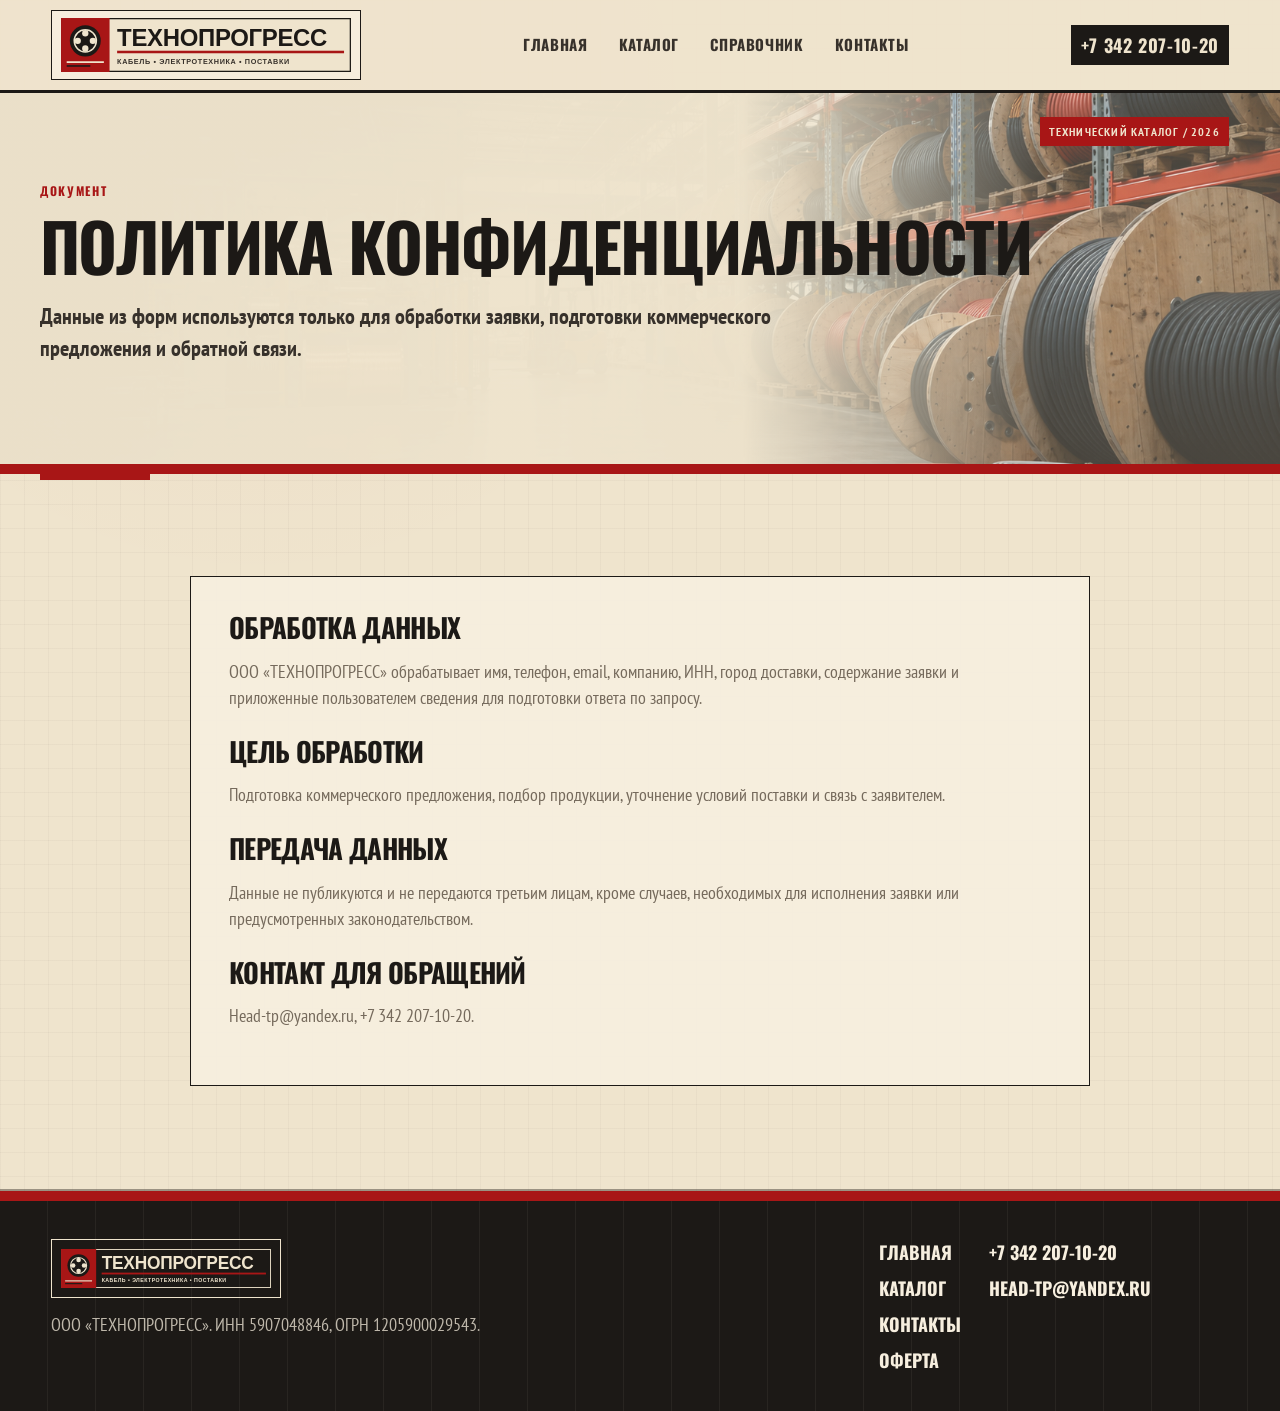
<file: privacy.html>
<!doctype html>
<html lang="ru">
  <head>
    <meta charset="utf-8">
    <meta name="viewport" content="width=device-width, initial-scale=1">
    <title>Политика конфиденциальности - ТЕХНОПРОГРЕСС</title>
    <meta name="description" content="Политика обработки персональных данных ООО ТЕХНОПРОГРЕСС.">
    <link rel="icon" href="assets/favicon.svg" type="image/svg+xml">
    <link rel="stylesheet" href="styles.css">
    <link rel="stylesheet" href="theme.css">
    <script src="data/products.js" defer></script>
    <script src="data/mark-items.js" defer></script>
    <script src="app.js" defer></script>
  </head>
  <body class="inner-page">
    <header class="site-header">
      <a class="brand" href="index.html" aria-label="ТЕХНОПРОГРЕСС"><img src="assets/logo-black.svg" alt="ТЕХНОПРОГРЕСС"></a>
      <button class="nav-toggle" type="button" aria-label="Открыть меню" aria-expanded="false"><span></span><span></span></button>
      <nav class="nav-links" aria-label="Основная навигация">
        <a href="index.html">Главная</a><a href="catalog.html">Каталог</a><a href="guide.html">Справочник</a><a href="contacts.html">Контакты</a>
      </nav>
      <a class="header-phone" href="tel:+73422071020">+7 342 207-10-20</a>
    </header>
    <main>
      <section class="page-hero">
        <div class="section-inner page-hero-inner">
          <p class="eyebrow">Документ</p>
          <h1>Политика конфиденциальности</h1>
          <p>Данные из форм используются только для обработки заявки, подготовки коммерческого предложения и обратной связи.</p>
        </div>
      </section>
      <section class="section">
        <div class="section-inner legal-content">
          <h2>Обработка данных</h2>
          <p>ООО «ТЕХНОПРОГРЕСС» обрабатывает имя, телефон, email, компанию, ИНН, город доставки, содержание заявки и приложенные пользователем сведения для подготовки ответа по запросу.</p>
          <h2>Цель обработки</h2>
          <p>Подготовка коммерческого предложения, подбор продукции, уточнение условий поставки и связь с заявителем.</p>
          <h2>Передача данных</h2>
          <p>Данные не публикуются и не передаются третьим лицам, кроме случаев, необходимых для исполнения заявки или предусмотренных законодательством.</p>
          <h2>Контакт для обращений</h2>
          <p><a href="mailto:Head-tp@yandex.ru">Head-tp@yandex.ru</a>, <a href="tel:+73422071020">+7 342 207-10-20</a>.</p>
        </div>
      </section>
    </main>
    <footer class="site-footer">
      <div><img src="assets/logo-white.svg" alt="ТЕХНОПРОГРЕСС"><p>ООО «ТЕХНОПРОГРЕСС». ИНН 5907048846, ОГРН 1205900029543.</p></div>
      <div class="footer-links"><a href="index.html">Главная</a><a href="catalog.html">Каталог</a><a href="contacts.html">Контакты</a><a href="offer.html">Оферта</a></div>
      <div class="footer-contact"><a href="tel:+73422071020">+7 342 207-10-20</a><a href="mailto:Head-tp@yandex.ru">Head-tp@yandex.ru</a></div>
    </footer>
  </body>
</html>
</file>
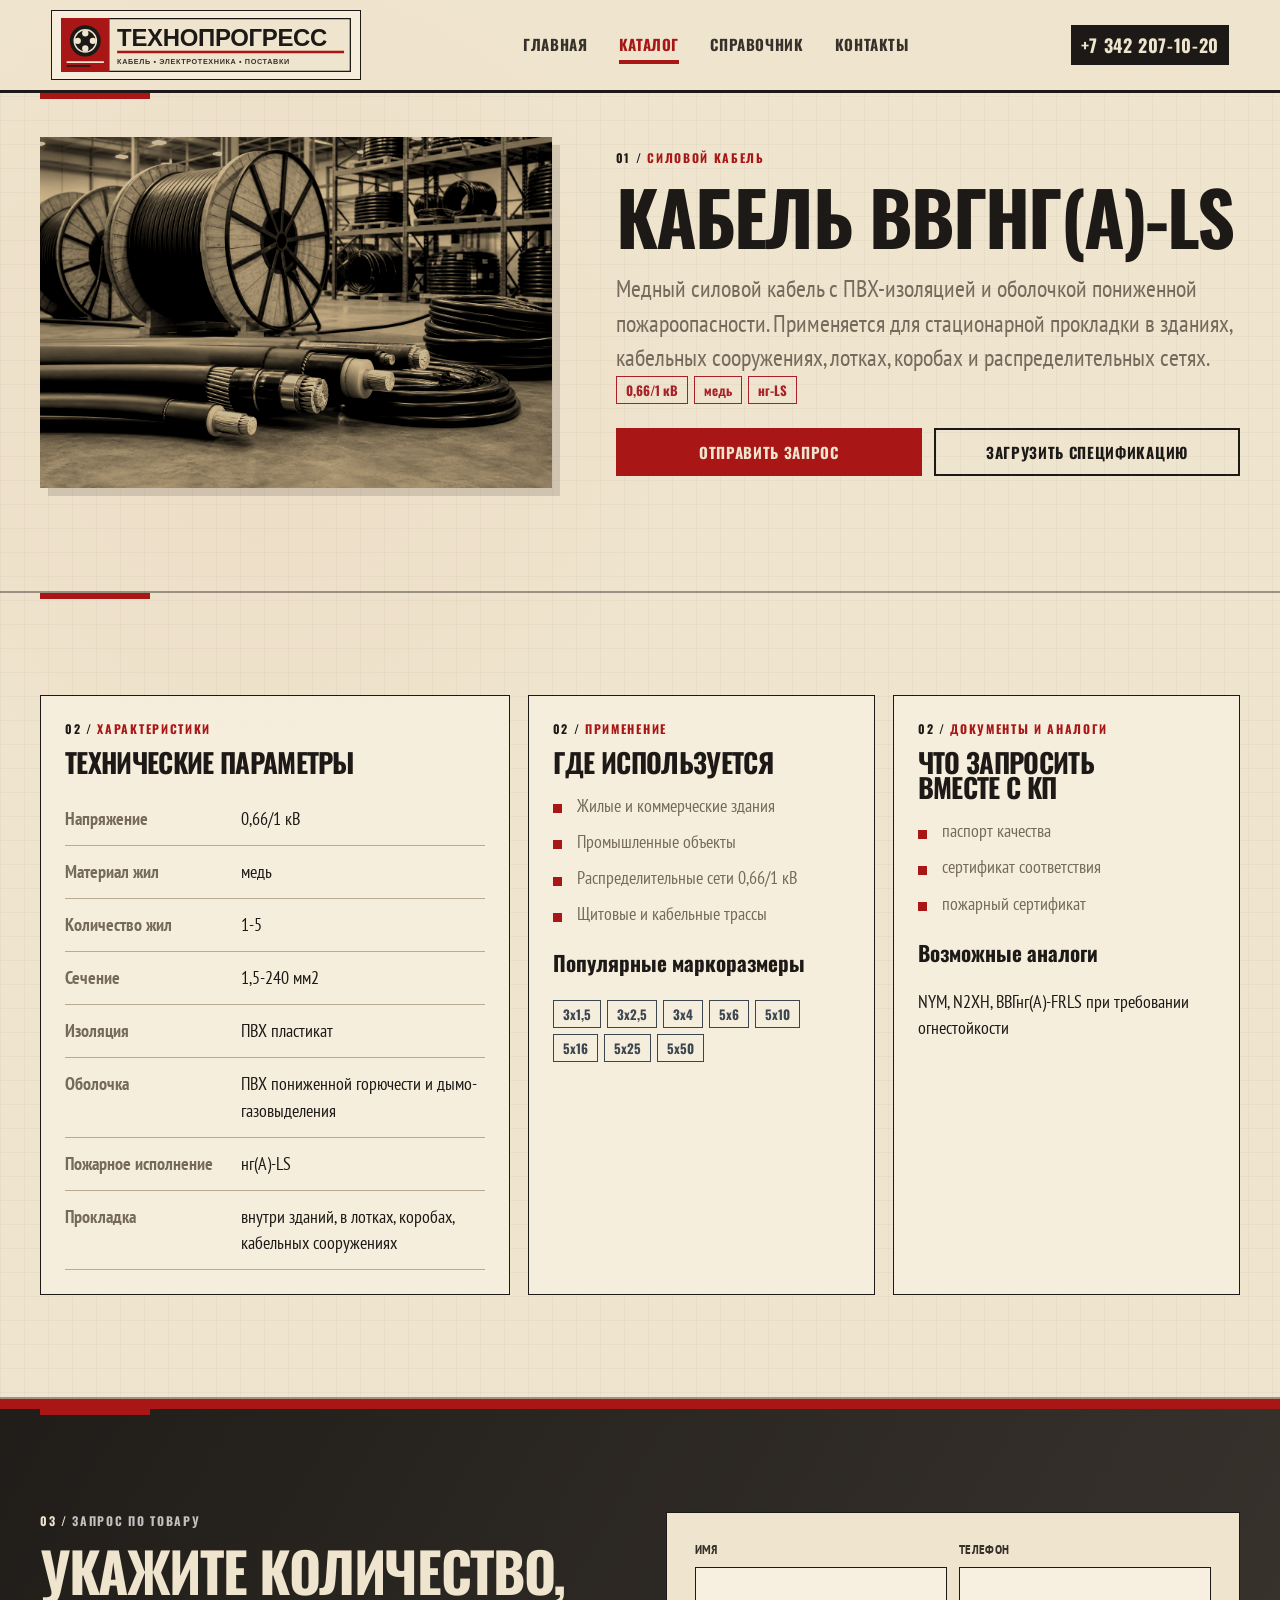
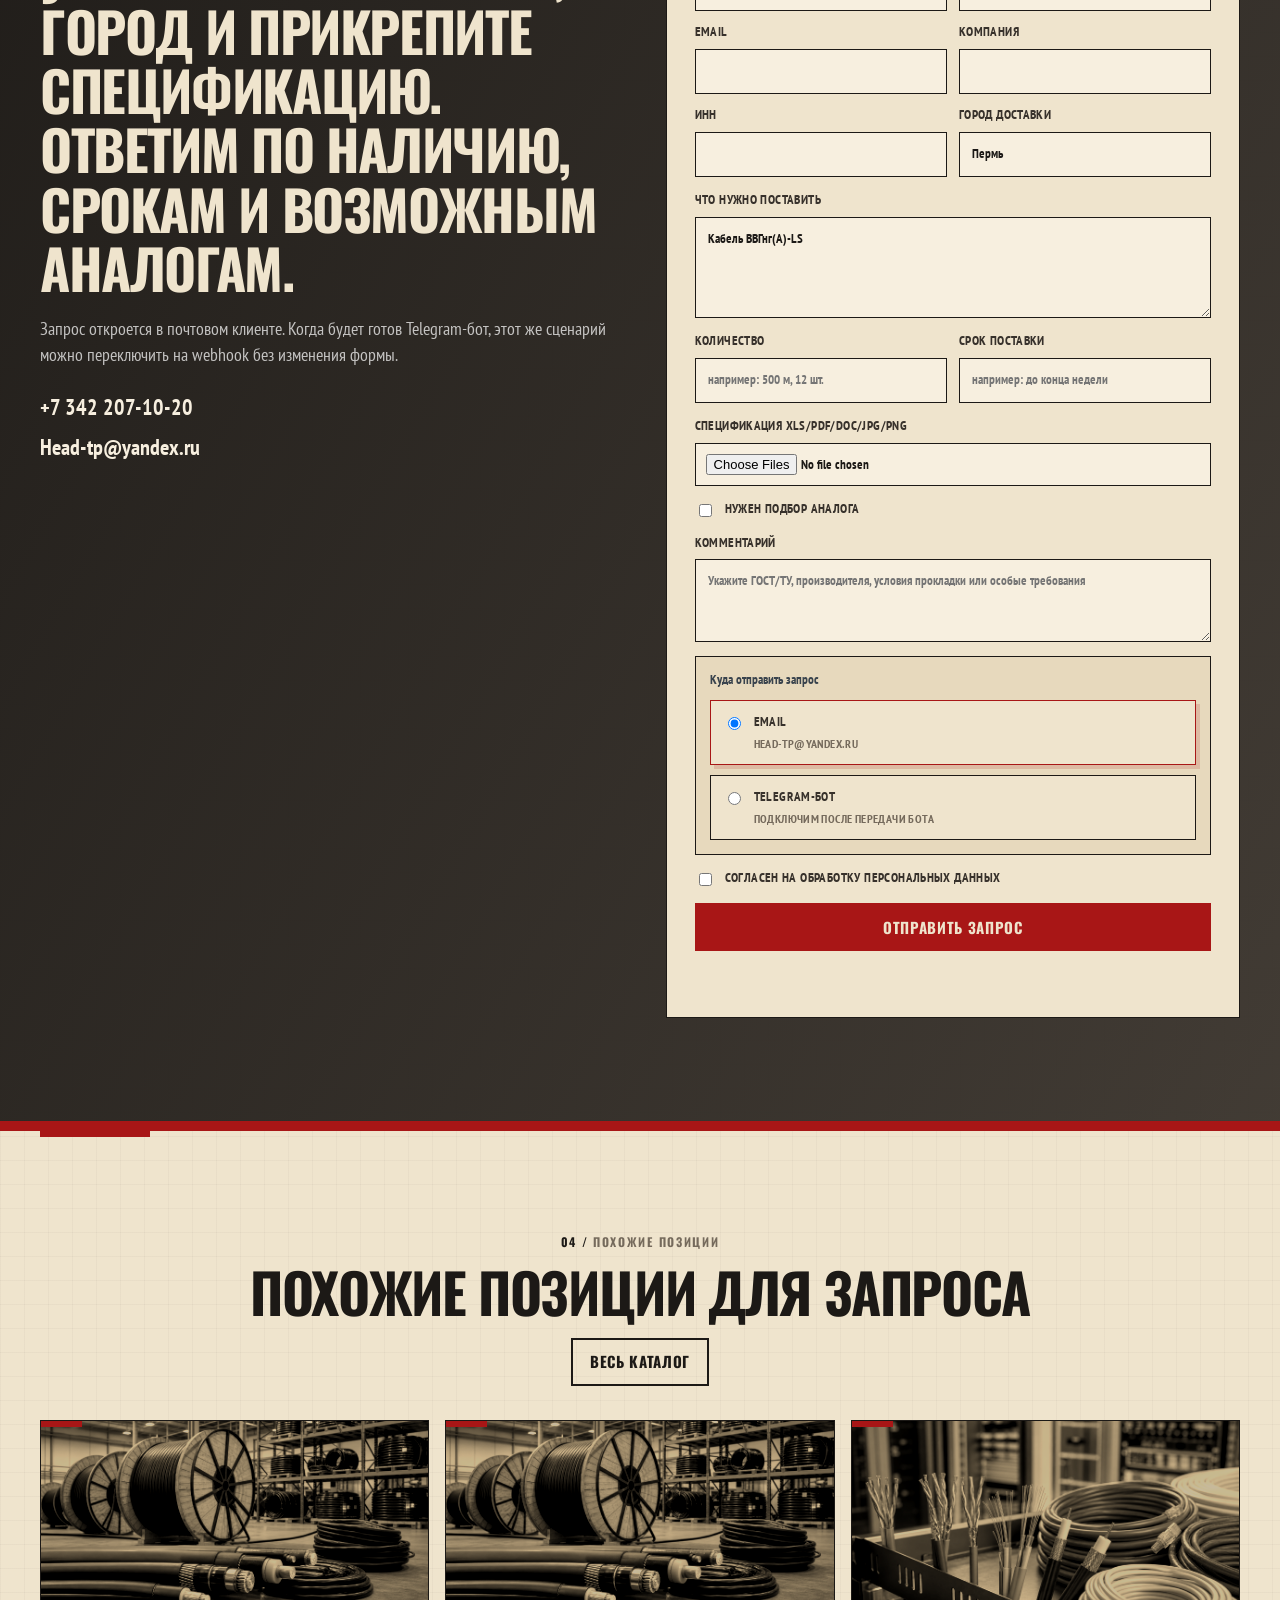
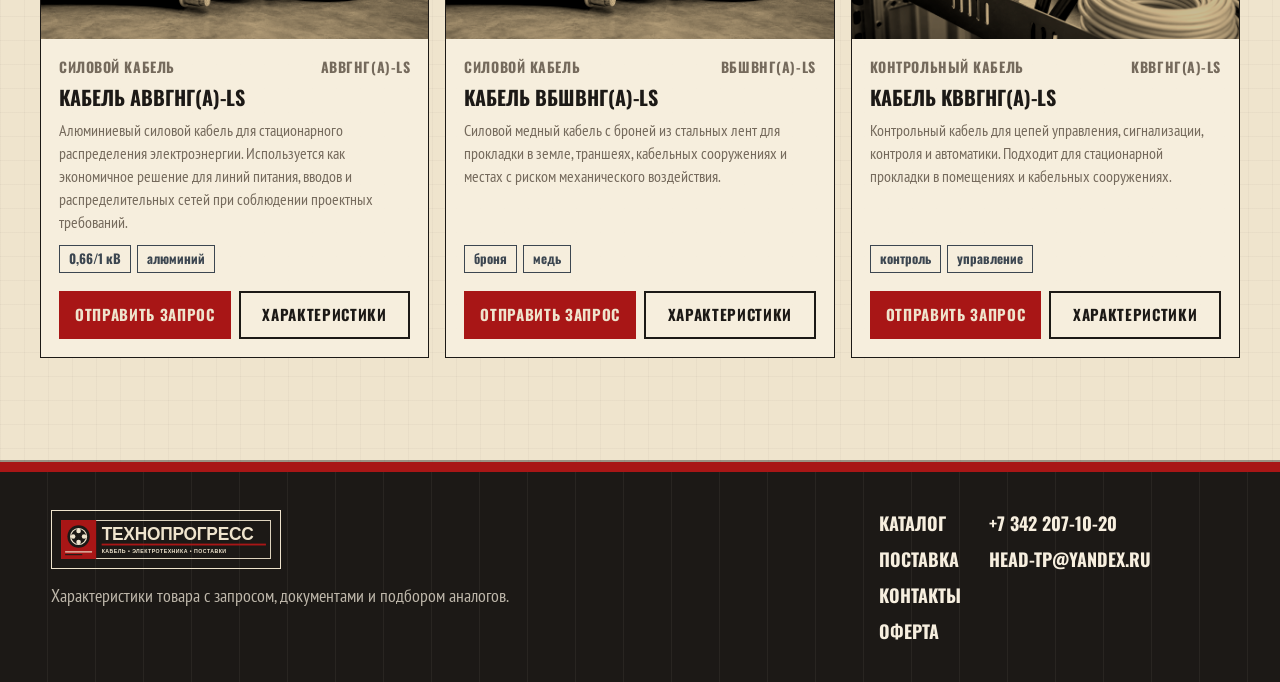
<file: product.html>
<!doctype html>
<html lang="ru">
  <head>
    <meta charset="utf-8">
    <meta name="viewport" content="width=device-width, initial-scale=1">
    <title>Характеристики товара - ТЕХНОПРОГРЕСС</title>
    <meta name="description" content="Характеристики кабеля или электротехнической продукции: описание, маркоразмеры, документы, аналоги и форма запроса.">
    <link rel="icon" href="assets/favicon.svg" type="image/svg+xml">
    <link rel="stylesheet" href="styles.css">
    <link rel="stylesheet" href="theme.css">
    <script src="data/products.js" defer></script>
    <script src="data/mark-items.js" defer></script>
    <script src="app.js" defer></script>
  </head>
  <body class="inner-page product-page">
    <header class="site-header">
      <a class="brand" href="index.html" aria-label="ТЕХНОПРОГРЕСС"><img src="assets/logo-black.svg" alt="ТЕХНОПРОГРЕСС"></a>
      <button class="nav-toggle" type="button" aria-label="Открыть меню" aria-expanded="false"><span></span><span></span></button>
      <nav class="nav-links" aria-label="Основная навигация">
        <a href="index.html">Главная</a><a class="active" href="catalog.html">Каталог</a><a href="guide.html">Справочник</a><a href="contacts.html">Контакты</a>
      </nav>
      <a class="header-phone" href="tel:+73422071020">+7 342 207-10-20</a>
    </header>
    <main id="productDetail"></main>
    <footer class="site-footer">
      <div><img src="assets/logo-white.svg" alt="ТЕХНОПРОГРЕСС"><p>Характеристики товара с запросом, документами и подбором аналогов.</p></div>
      <div class="footer-links"><a href="catalog.html">Каталог</a><a href="supply.html">Поставка</a><a href="contacts.html">Контакты</a><a href="offer.html">Оферта</a></div>
      <div class="footer-contact"><a href="tel:+73422071020">+7 342 207-10-20</a><a href="mailto:Head-tp@yandex.ru">Head-tp@yandex.ru</a></div>
    </footer>
  </body>
</html>
</file>
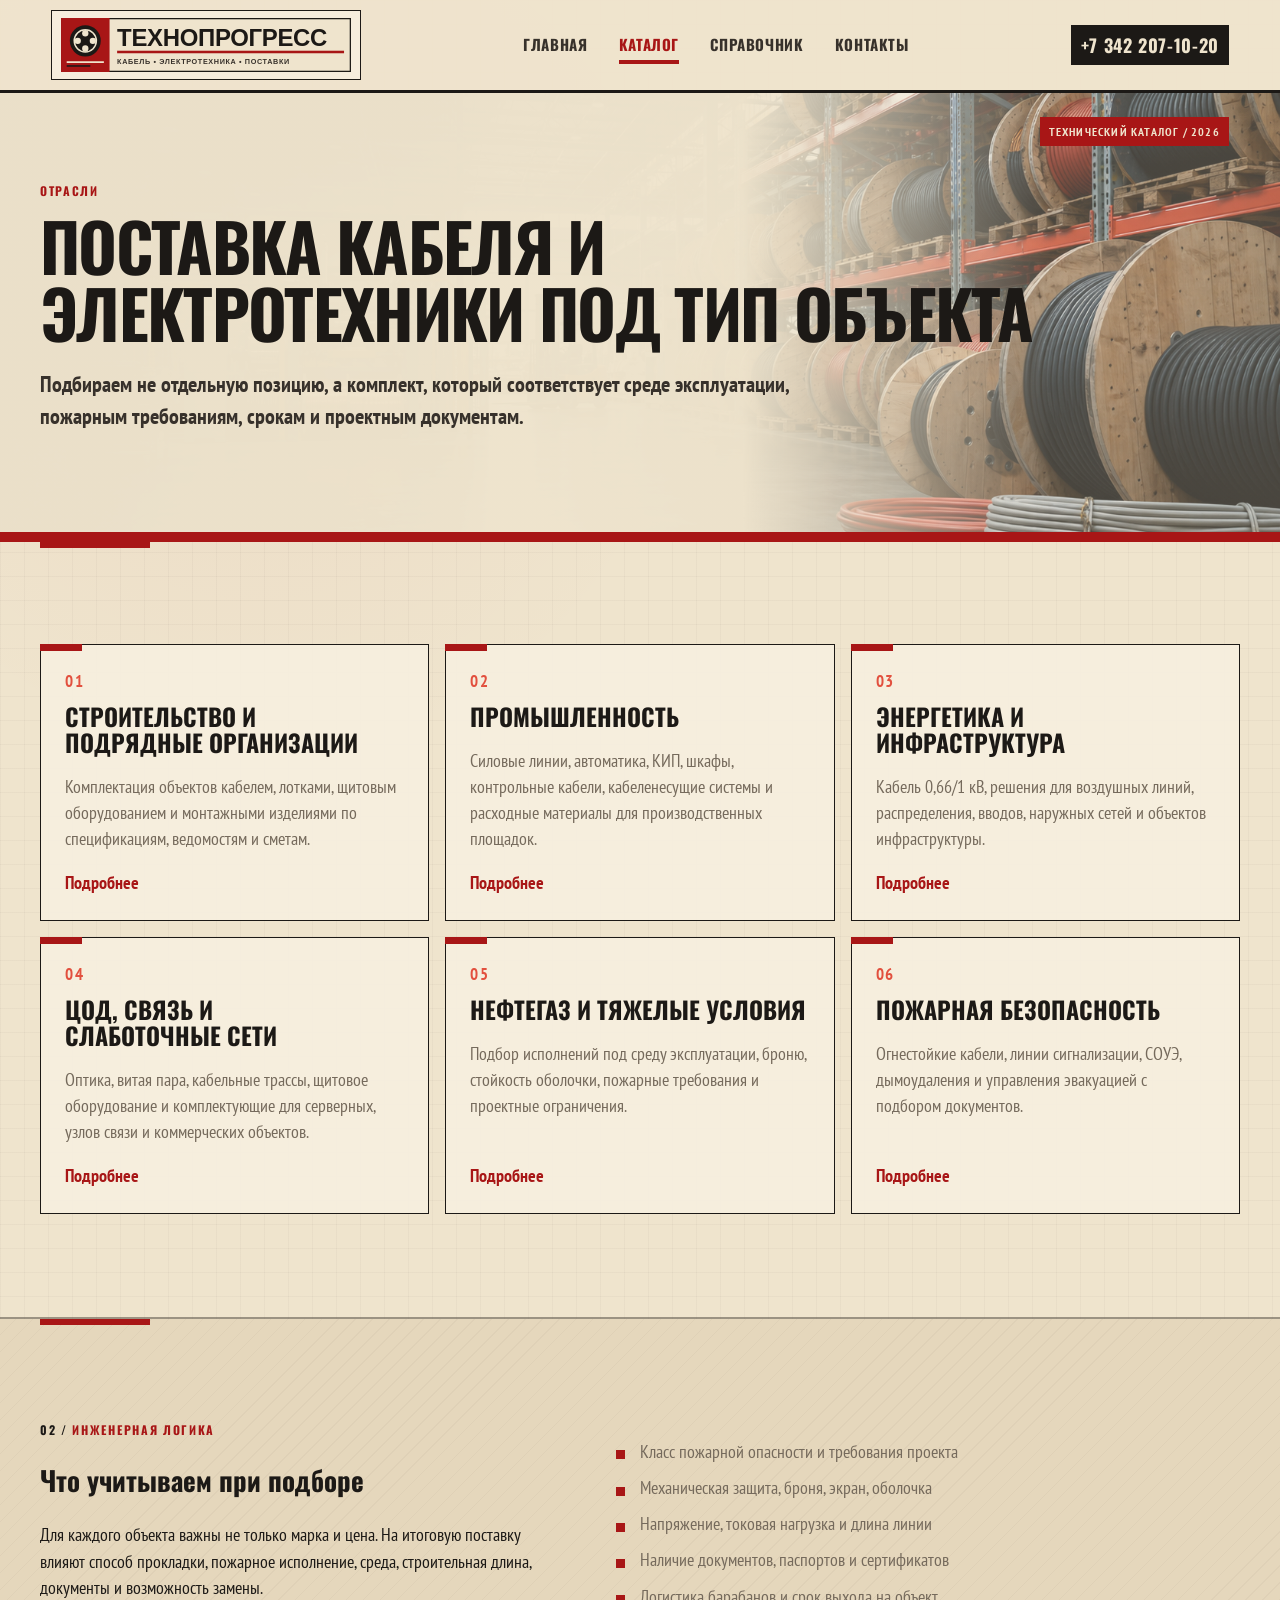
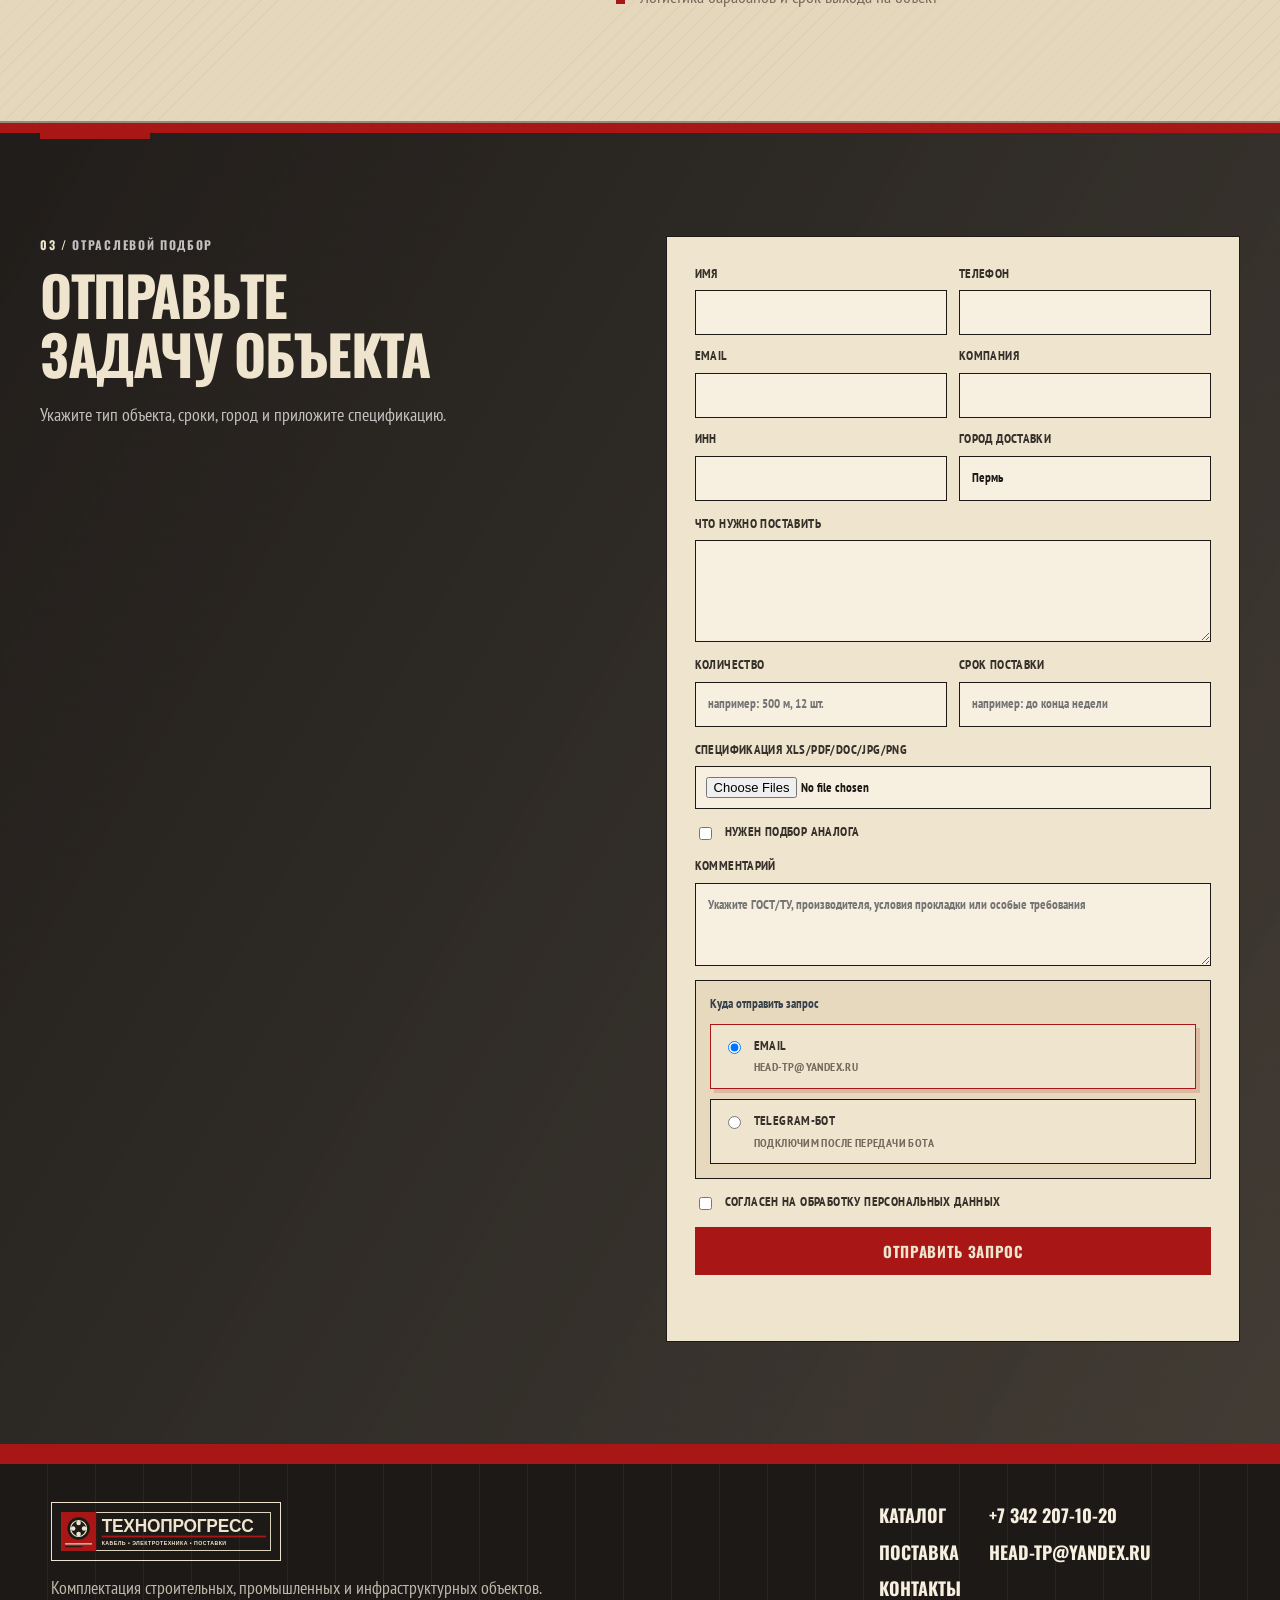
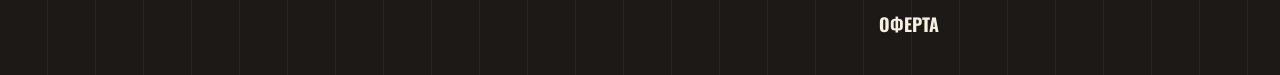
<file: solutions.html>
<!doctype html>
<html lang="ru">
  <head>
    <meta charset="utf-8">
    <meta name="viewport" content="width=device-width, initial-scale=1">
    <title>Отраслевые решения - кабель и электротехника ТЕХНОПРОГРЕСС</title>
    <meta name="description" content="Кабель и электротехника для строительства, промышленности, энергетики, ЦОД, нефтегаза и систем пожарной безопасности.">
    <link rel="icon" href="assets/favicon.svg" type="image/svg+xml">
    <link rel="stylesheet" href="styles.css">
    <link rel="stylesheet" href="theme.css">
    <script src="data/products.js" defer></script>
    <script src="data/mark-items.js" defer></script>
    <script src="app.js" defer></script>
  </head>
  <body class="inner-page">
    <header class="site-header">
      <a class="brand" href="index.html" aria-label="ТЕХНОПРОГРЕСС"><img src="assets/logo-black.svg" alt="ТЕХНОПРОГРЕСС"></a>
      <button class="nav-toggle" type="button" aria-label="Открыть меню" aria-expanded="false"><span></span><span></span></button>
      <nav class="nav-links" aria-label="Основная навигация">
        <a href="index.html">Главная</a><a class="active" href="catalog.html">Каталог</a><a href="guide.html">Справочник</a><a href="contacts.html">Контакты</a>
      </nav>
      <a class="header-phone" href="tel:+73422071020">+7 342 207-10-20</a>
    </header>
    <main>
      <section class="page-hero">
        <div class="section-inner page-hero-inner">
          <p class="eyebrow">Отрасли</p>
          <h1>Поставка кабеля и электротехники под тип объекта</h1>
          <p>Подбираем не отдельную позицию, а комплект, который соответствует среде эксплуатации, пожарным требованиям, срокам и проектным документам.</p>
        </div>
      </section>
      <section class="section">
        <div class="section-inner">
          <div class="solution-grid expanded" id="solutionCards"></div>
        </div>
      </section>
      <section class="section muted-section">
        <div class="section-inner two-column">
          <div class="reveal">
            <p class="section-kicker">Инженерная логика</p>
            <h2>Что учитываем при подборе</h2>
            <p>Для каждого объекта важны не только марка и цена. На итоговую поставку влияют способ прокладки, пожарное исполнение, среда, строительная длина, документы и возможность замены.</p>
          </div>
          <ul class="check-list reveal">
            <li>Класс пожарной опасности и требования проекта</li>
            <li>Механическая защита, броня, экран, оболочка</li>
            <li>Напряжение, токовая нагрузка и длина линии</li>
            <li>Наличие документов, паспортов и сертификатов</li>
            <li>Логистика барабанов и срок выхода на объект</li>
          </ul>
        </div>
      </section>
      <section class="section request-section" id="request">
        <div class="section-inner request-grid">
          <div class="request-copy reveal"><p class="section-kicker">Отраслевой подбор</p><h2>Отправьте задачу объекта</h2><p>Укажите тип объекта, сроки, город и приложите спецификацию.</p></div>
          <div data-request-slot></div>
        </div>
      </section>
    </main>
    <footer class="site-footer">
      <div><img src="assets/logo-white.svg" alt="ТЕХНОПРОГРЕСС"><p>Комплектация строительных, промышленных и инфраструктурных объектов.</p></div>
      <div class="footer-links"><a href="catalog.html">Каталог</a><a href="supply.html">Поставка</a><a href="contacts.html">Контакты</a><a href="offer.html">Оферта</a></div>
      <div class="footer-contact"><a href="tel:+73422071020">+7 342 207-10-20</a><a href="mailto:Head-tp@yandex.ru">Head-tp@yandex.ru</a></div>
    </footer>
  </body>
</html>
</file>
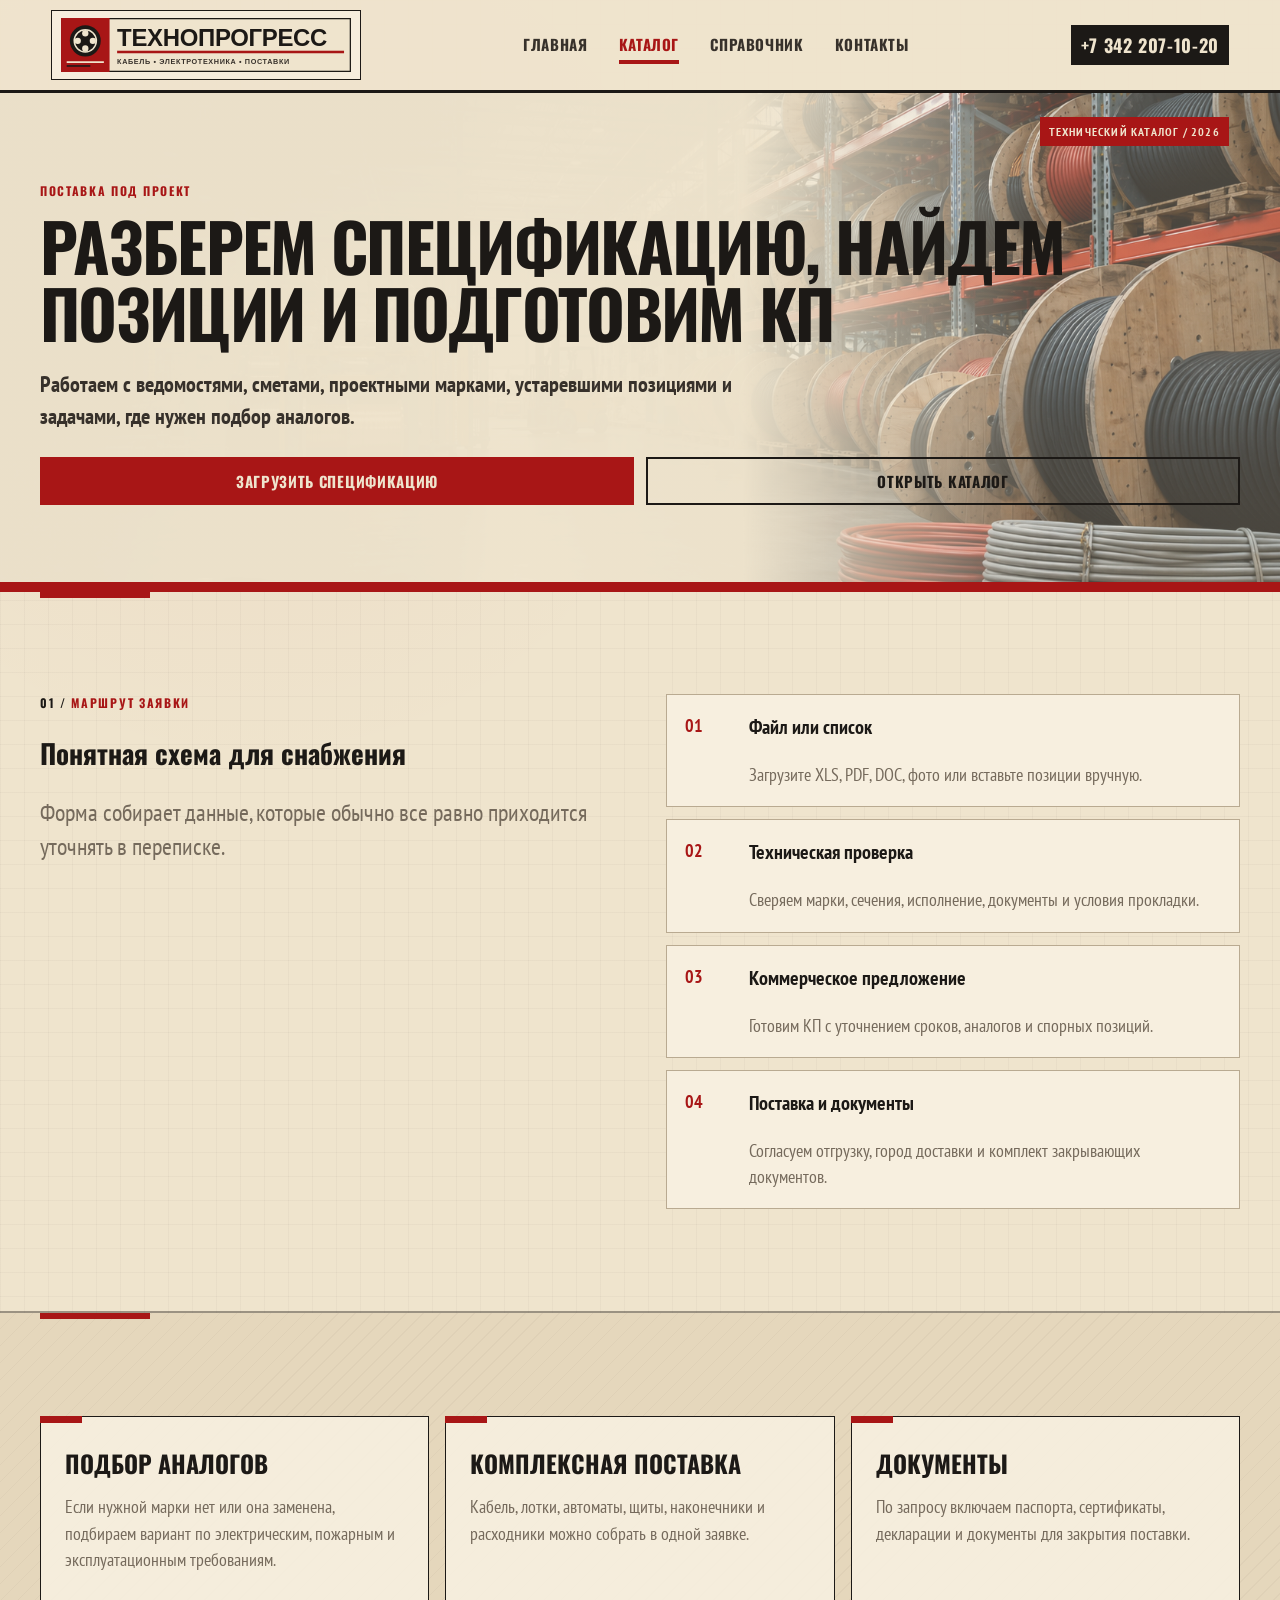
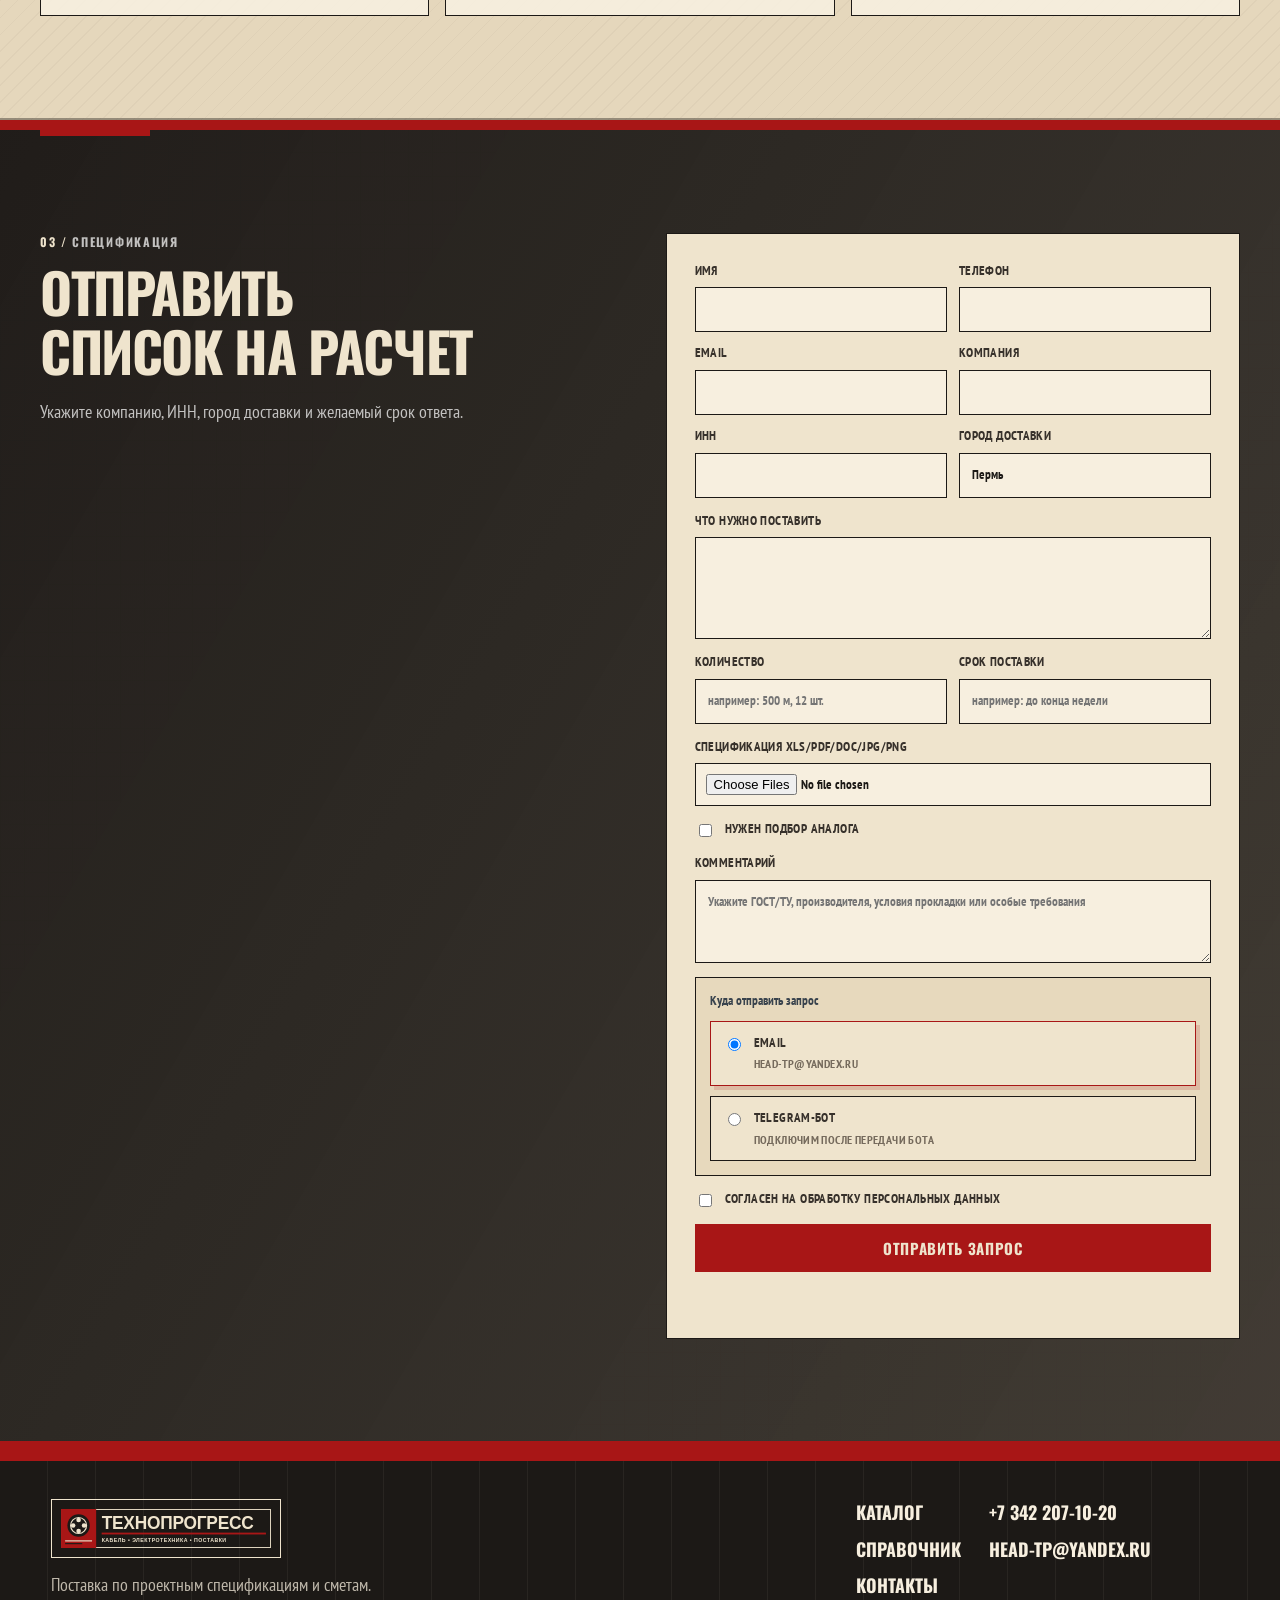
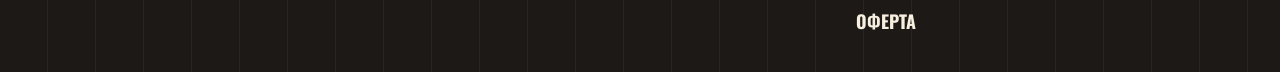
<file: supply.html>
<!doctype html>
<html lang="ru">
  <head>
    <meta charset="utf-8">
    <meta name="viewport" content="width=device-width, initial-scale=1">
    <title>Поставка под проект - ТЕХНОПРОГРЕСС</title>
    <meta name="description" content="Комплексная поставка кабельно-проводниковой и электротехнической продукции по проектной спецификации, смете или ведомости. Подбор аналогов и КП.">
    <link rel="icon" href="assets/favicon.svg" type="image/svg+xml">
    <link rel="stylesheet" href="styles.css">
    <link rel="stylesheet" href="theme.css">
    <script src="data/products.js" defer></script>
    <script src="data/mark-items.js" defer></script>
    <script src="app.js" defer></script>
  </head>
  <body class="inner-page">
    <header class="site-header">
      <a class="brand" href="index.html" aria-label="ТЕХНОПРОГРЕСС"><img src="assets/logo-black.svg" alt="ТЕХНОПРОГРЕСС"></a>
      <button class="nav-toggle" type="button" aria-label="Открыть меню" aria-expanded="false"><span></span><span></span></button>
      <nav class="nav-links" aria-label="Основная навигация">
        <a href="index.html">Главная</a><a class="active" href="catalog.html">Каталог</a><a href="guide.html">Справочник</a><a href="contacts.html">Контакты</a>
      </nav>
      <a class="header-phone" href="tel:+73422071020">+7 342 207-10-20</a>
    </header>
    <main>
      <section class="page-hero supply-hero">
        <div class="section-inner page-hero-inner">
          <p class="eyebrow">Поставка под проект</p>
          <h1>Разберем спецификацию, найдем позиции и подготовим КП</h1>
          <p>Работаем с ведомостями, сметами, проектными марками, устаревшими позициями и задачами, где нужен подбор аналогов.</p>
          <div class="hero-actions"><a class="button primary" href="#request">Загрузить спецификацию</a><a class="button light" href="catalog.html">Открыть каталог</a></div>
        </div>
      </section>
      <section class="section">
        <div class="section-inner process-grid">
          <div class="reveal">
            <p class="section-kicker">Маршрут заявки</p>
            <h2>Понятная схема для снабжения</h2>
            <p class="lead">Форма собирает данные, которые обычно все равно приходится уточнять в переписке.</p>
          </div>
          <ol class="process-list clean">
            <li><span>01</span><strong>Файл или список</strong><p>Загрузите XLS, PDF, DOC, фото или вставьте позиции вручную.</p></li>
            <li><span>02</span><strong>Техническая проверка</strong><p>Сверяем марки, сечения, исполнение, документы и условия прокладки.</p></li>
            <li><span>03</span><strong>Коммерческое предложение</strong><p>Готовим КП с уточнением сроков, аналогов и спорных позиций.</p></li>
            <li><span>04</span><strong>Поставка и документы</strong><p>Согласуем отгрузку, город доставки и комплект закрывающих документов.</p></li>
          </ol>
        </div>
      </section>
      <section class="section muted-section">
        <div class="section-inner feature-grid">
          <article class="feature-card reveal"><h3>Подбор аналогов</h3><p>Если нужной марки нет или она заменена, подбираем вариант по электрическим, пожарным и эксплуатационным требованиям.</p></article>
          <article class="feature-card reveal"><h3>Комплексная поставка</h3><p>Кабель, лотки, автоматы, щиты, наконечники и расходники можно собрать в одной заявке.</p></article>
          <article class="feature-card reveal"><h3>Документы</h3><p>По запросу включаем паспорта, сертификаты, декларации и документы для закрытия поставки.</p></article>
        </div>
      </section>
      <section class="section request-section" id="request">
        <div class="section-inner request-grid">
          <div class="request-copy reveal"><p class="section-kicker">Спецификация</p><h2>Отправить список на расчет</h2><p>Укажите компанию, ИНН, город доставки и желаемый срок ответа.</p></div>
          <div data-request-slot></div>
        </div>
      </section>
    </main>
    <footer class="site-footer">
      <div><img src="assets/logo-white.svg" alt="ТЕХНОПРОГРЕСС"><p>Поставка по проектным спецификациям и сметам.</p></div>
      <div class="footer-links"><a href="catalog.html">Каталог</a><a href="guide.html">Справочник</a><a href="contacts.html">Контакты</a><a href="offer.html">Оферта</a></div>
      <div class="footer-contact"><a href="tel:+73422071020">+7 342 207-10-20</a><a href="mailto:Head-tp@yandex.ru">Head-tp@yandex.ru</a></div>
    </footer>
  </body>
</html>
</file>
<file: styles.css>
:root {
  --ink: #121417;
  --graphite: #1d2228;
  --panel: #252b32;
  --muted: #66717d;
  --line: #dfe4e8;
  --paper: #f5f6f4;
  --white: #ffffff;
  --copper: #c87932;
  --red: #8f5a3c;
  --blue: #1f6f9f;
  --green: #3f7a63;
  --shadow: 0 24px 70px rgba(18, 20, 23, 0.16);
  --radius: 8px;
  --max: 1200px;
}

* {
  box-sizing: border-box;
}

html {
  scroll-behavior: smooth;
}

body {
  margin: 0;
  color: var(--ink);
  background: var(--paper);
  font-family: Inter, "Segoe UI", Roboto, Arial, sans-serif;
  line-height: 1.5;
}

a {
  color: inherit;
  text-decoration: none;
}

button,
input,
select,
textarea {
  font: inherit;
}

button {
  border: 0;
}

img {
  display: block;
  max-width: 100%;
}

.site-header {
  position: sticky;
  top: 0;
  z-index: 50;
  display: grid;
  grid-template-columns: auto 1fr auto;
  align-items: center;
  gap: 24px;
  min-height: 76px;
  padding: 12px clamp(18px, 4vw, 54px);
  background: rgba(245, 246, 244, 0.92);
  border-bottom: 1px solid rgba(18, 20, 23, 0.08);
  backdrop-filter: blur(18px);
}

.brand {
  position: relative;
  z-index: 3;
  display: inline-flex;
  align-items: center;
  min-width: 210px;
}

.brand img {
  width: min(250px, 44vw);
  height: auto;
}

.nav-links {
  position: relative;
  z-index: 4;
  display: flex;
  justify-content: center;
  gap: clamp(10px, 1.2vw, 18px);
  color: #3c454e;
  font-size: 14px;
  font-weight: 720;
}

.nav-links a {
  position: relative;
  display: inline-flex;
  align-items: center;
  min-height: 44px;
  padding: 0 8px;
  white-space: nowrap;
  cursor: pointer;
}

.nav-links a::after {
  content: "";
  position: absolute;
  left: 8px;
  right: 8px;
  bottom: 3px;
  height: 2px;
  background: var(--red);
  pointer-events: none;
  transform: scaleX(0);
  transform-origin: left;
  transition: transform 0.18s ease;
}

.nav-links a:hover,
.nav-links a.active,
.header-phone:hover,
.contact-stack a:hover {
  color: var(--red);
}

.nav-links a:hover::after,
.nav-links a.active::after {
  transform: scaleX(1);
}

.header-phone {
  position: relative;
  z-index: 3;
  color: var(--ink);
  font-weight: 900;
  white-space: nowrap;
}

.nav-toggle {
  position: relative;
  z-index: 5;
  display: none;
  width: 44px;
  height: 44px;
  align-items: center;
  justify-content: center;
  gap: 5px;
  flex-direction: column;
  border-radius: var(--radius);
  background: var(--white);
  border: 1px solid var(--line);
}

.nav-toggle span {
  width: 18px;
  height: 2px;
  background: var(--ink);
}

.hero {
  position: relative;
  min-height: min(78svh, 720px);
  display: flex;
  align-items: center;
  overflow: hidden;
  color: var(--white);
  background: var(--ink);
}

.hero-media {
  position: absolute;
  inset: 0;
  background:
    linear-gradient(90deg, rgba(15, 17, 20, 0.96) 0%, rgba(15, 17, 20, 0.82) 38%, rgba(15, 17, 20, 0.35) 72%, rgba(15, 17, 20, 0.08) 100%),
    url("assets/hero-cable-warehouse.png") center right / cover no-repeat;
  transform: scale(1.02);
}

.hero::after,
.page-hero::after {
  content: "";
  position: absolute;
  inset: auto 0 0;
  height: 90px;
  background: linear-gradient(0deg, var(--paper), rgba(245, 246, 244, 0));
  pointer-events: none;
}

.hero-inner {
  position: relative;
  z-index: 1;
  width: min(var(--max), calc(100% - 36px));
  margin: 0 auto;
  padding: 56px 0 34px;
}

.eyebrow,
.section-kicker {
  margin: 0 0 12px;
  color: var(--red);
  font-size: 12px;
  font-weight: 920;
  letter-spacing: 0.08em;
  text-transform: uppercase;
}

.hero h1,
.page-hero h1 {
  max-width: 880px;
  margin: 0;
  font-size: clamp(44px, 7vw, 94px);
  line-height: 0.96;
  letter-spacing: 0;
}

.hero h1 {
  max-width: 860px;
  font-size: clamp(38px, 5vw, 62px);
}

.hero-copy,
.lead {
  max-width: 720px;
  margin: 18px 0 0;
  color: rgba(255, 255, 255, 0.84);
  font-size: clamp(18px, 2vw, 24px);
}

.hero-copy {
  font-size: clamp(17px, 1.65vw, 20px);
}

.lead {
  color: var(--muted);
}

.dark-section .lead,
.page-hero .lead {
  color: rgba(255, 255, 255, 0.76);
}

.hero-actions,
.form-actions {
  display: flex;
  flex-wrap: wrap;
  gap: 12px;
  margin-top: 24px;
}

.button {
  display: inline-flex;
  align-items: center;
  justify-content: center;
  min-height: 46px;
  max-width: 100%;
  width: fit-content;
  padding: 12px 18px;
  border: 1px solid transparent;
  border-radius: var(--radius);
  font-weight: 860;
  line-height: 1.12;
  text-align: center;
  overflow-wrap: anywhere;
  cursor: pointer;
  transition: transform 0.16s ease, border-color 0.16s ease, background 0.16s ease, color 0.16s ease;
}

.button:hover {
  transform: translateY(-1px);
}

.button.primary {
  color: var(--white);
  background: var(--red);
}

.button.primary:hover {
  background: #70462f;
}

.button.small {
  min-height: 38px;
  padding: 8px 12px;
  font-size: 13px;
}

.button.light {
  color: var(--ink);
  background: var(--white);
}

.button.ghost {
  color: var(--white);
  border-color: rgba(255, 255, 255, 0.4);
  background: rgba(255, 255, 255, 0.08);
}

.button.secondary {
  color: var(--ink);
  background: var(--white);
  border-color: var(--line);
}

.button.full {
  width: 100%;
}

.hero-facts {
  display: grid;
  grid-template-columns: repeat(3, minmax(0, 1fr));
  gap: 14px;
  max-width: 820px;
  margin: 24px 0 0;
}

.hero-facts div {
  padding: 12px 0 0;
  border-top: 1px solid rgba(255, 255, 255, 0.24);
}

.hero-facts dt {
  margin: 0;
  font-size: clamp(22px, 2.5vw, 30px);
  font-weight: 940;
}

.hero-facts dd {
  margin: 6px 0 0;
  color: rgba(255, 255, 255, 0.72);
}

.section {
  padding: clamp(68px, 8vw, 112px) 0;
}

.section-inner {
  width: min(var(--max), calc(100% - 36px));
  margin: 0 auto;
}

.section-head {
  display: grid;
  grid-template-columns: minmax(0, 0.95fr) minmax(280px, 0.55fr);
  gap: 28px;
  align-items: end;
  margin-bottom: 34px;
}

.section-head.compact {
  display: block;
  max-width: 760px;
}

.section-head h2,
.request-copy h2,
.detail-panel h2,
.legal-content h2,
.contact-card h2,
.feature-card h3,
.solution-card h3,
.article-card h3 {
  margin: 0;
}

.section-head h2,
.request-copy h2 {
  font-size: clamp(34px, 4vw, 58px);
  line-height: 1.02;
  letter-spacing: 0;
}

.section-head p,
.request-copy p,
.feature-card p,
.solution-card p,
.article-card p {
  color: var(--muted);
}

.intro-band {
  padding: 30px 0;
  background: var(--white);
  border-bottom: 1px solid var(--line);
}

.intro-grid {
  display: grid;
  grid-template-columns: minmax(0, 0.75fr) minmax(0, 1fr);
  gap: 28px;
  align-items: center;
}

.intro-grid h2 {
  margin: 0;
  font-size: clamp(24px, 3vw, 38px);
  line-height: 1.08;
}

.intro-points {
  display: grid;
  grid-template-columns: repeat(2, minmax(0, 1fr));
  gap: 10px;
}

.intro-points span {
  min-height: 50px;
  display: flex;
  align-items: center;
  padding: 12px 14px;
  border: 1px solid var(--line);
  border-radius: var(--radius);
  background: #fafafa;
  font-weight: 760;
}

.direction-grid,
.detail-grid,
.contact-page-grid {
  display: grid;
  grid-template-columns: repeat(2, minmax(0, 1fr));
  gap: 18px;
}

.direction-card {
  position: relative;
  min-height: 430px;
  overflow: hidden;
  border-radius: var(--radius);
  color: var(--white);
  background: var(--ink);
  box-shadow: var(--shadow);
}

.direction-card img {
  position: absolute;
  inset: 0;
  width: 100%;
  height: 100%;
  object-fit: cover;
  opacity: 0.72;
  transition: transform 0.35s ease, opacity 0.35s ease;
}

.direction-card::after {
  content: "";
  position: absolute;
  inset: 0;
  background: linear-gradient(0deg, rgba(15, 17, 20, 0.88), rgba(15, 17, 20, 0.12));
}

.direction-card:hover img {
  transform: scale(1.04);
  opacity: 0.84;
}

.direction-card div {
  position: absolute;
  z-index: 1;
  left: 28px;
  right: 28px;
  bottom: 28px;
}

.direction-card span,
.solution-card span {
  color: var(--copper);
  font-weight: 900;
}

.direction-card h3 {
  max-width: 520px;
  margin: 10px 0 12px;
  font-size: clamp(28px, 3vw, 42px);
  line-height: 1.04;
}

.direction-card p {
  max-width: 560px;
  margin: 0;
  color: rgba(255, 255, 255, 0.78);
}

.muted-section {
  background: #ecefed;
}

.dark-section {
  color: var(--white);
  background:
    linear-gradient(120deg, rgba(18, 20, 23, 0.98), rgba(29, 34, 40, 0.96)),
    url("assets/electrical-switchgear.png") center / cover no-repeat;
}

.category-grid,
.feature-grid,
.solution-grid,
.article-grid,
.product-grid {
  display: grid;
  grid-template-columns: repeat(3, minmax(0, 1fr));
  gap: 16px;
  align-items: stretch;
}

.category-tile,
.feature-card,
.solution-card,
.article-card,
.contact-card,
.detail-panel,
.info-panel,
.request-form {
  min-width: 0;
  border: 1px solid rgba(18, 20, 23, 0.09);
  border-radius: var(--radius);
  background: var(--white);
  box-shadow: 0 10px 26px rgba(18, 20, 23, 0.06);
  overflow-wrap: anywhere;
}

.category-tile *,
.feature-card *,
.solution-card *,
.article-card *,
.contact-card *,
.detail-panel *,
.info-panel *,
.product-card *,
.catalog-category-card *,
.mark-family-card *,
.mark-mini-card * {
  min-width: 0;
}

.category-tile {
  display: grid;
  gap: 8px;
  min-height: 152px;
  padding: 22px;
  min-width: 0;
  transition: transform 0.16s ease, border-color 0.16s ease;
}

.category-tile:hover,
.feature-card:hover,
.product-card:hover,
.solution-card:hover {
  transform: translateY(-2px);
  border-color: rgba(143, 90, 60, 0.32);
}

.is-clickable {
  cursor: pointer;
}

.category-tile span,
.product-meta,
.product-article {
  min-width: 0;
  color: var(--muted);
  font-size: 12px;
  font-weight: 820;
  letter-spacing: 0.04em;
  text-transform: uppercase;
  overflow-wrap: anywhere;
}

.category-tile strong {
  font-size: 22px;
  line-height: 1.14;
  overflow-wrap: anywhere;
}

.category-tile small {
  color: var(--red);
  font-weight: 820;
}

.category-tile em {
  display: block;
  margin-top: 12px;
  color: var(--muted);
  font-size: 13px;
  font-style: normal;
  line-height: 1.45;
  overflow-wrap: anywhere;
}

.product-card,
.catalog-category-card {
  overflow: hidden;
  display: flex;
  flex-direction: column;
  min-width: 0;
  min-height: 100%;
  border: 1px solid rgba(18, 20, 23, 0.09);
  border-radius: var(--radius);
  background: var(--white);
  transition: transform 0.16s ease, border-color 0.16s ease, box-shadow 0.16s ease;
}

.catalog-category-card:hover,
.mark-mini-card:hover {
  transform: translateY(-2px);
  border-color: rgba(143, 90, 60, 0.32);
  box-shadow: 0 18px 44px rgba(18, 20, 23, 0.1);
}

.product-image-link {
  display: block;
  aspect-ratio: 16 / 9;
  overflow: hidden;
  background: var(--graphite);
}

.product-image-link img {
  width: 100%;
  height: 100%;
  object-fit: cover;
  transition: transform 0.35s ease;
}

.product-card:hover .product-image-link img {
  transform: scale(1.04);
}

.product-card-body {
  display: grid;
  grid-template-rows: auto auto 1fr auto;
  gap: 10px;
  min-width: 0;
  padding: 18px;
  flex: 1;
}

.product-card .product-meta,
.catalog-category-card .product-meta {
  display: grid;
  grid-template-columns: minmax(0, 1fr) auto;
  align-items: start;
  gap: 8px;
}

.product-card .product-meta span,
.catalog-category-card .product-meta span,
.mark-family-card .product-meta span,
.mark-mini-card .product-meta span {
  display: -webkit-box;
  overflow: hidden;
  overflow-wrap: anywhere;
  -webkit-box-orient: vertical;
  -webkit-line-clamp: 2;
}

.product-card h3 {
  display: -webkit-box;
  overflow: hidden;
  margin: 0;
  font-size: 20px;
  line-height: 1.14;
  overflow-wrap: anywhere;
  -webkit-box-orient: vertical;
  -webkit-line-clamp: 2;
}

.product-card h3 a,
.mark-family-card h3 a,
.mark-mini-card h3 a {
  overflow-wrap: anywhere;
}

.product-card p {
  display: -webkit-box;
  overflow: hidden;
  margin: 0;
  color: var(--muted);
  font-size: 14px;
  line-height: 1.45;
  overflow-wrap: anywhere;
  -webkit-box-orient: vertical;
  -webkit-line-clamp: 3;
}

.product-card-actions {
  display: grid;
  grid-template-columns: repeat(2, minmax(0, 1fr));
  gap: 8px;
  padding: 0 18px 18px;
  margin-top: auto;
}

.catalog-category-card .product-card-actions {
  grid-template-columns: 1fr;
}

.product-card-actions .button {
  width: 100%;
  min-width: 0;
  padding-inline: 12px;
}

.tag-row {
  display: flex;
  flex-wrap: wrap;
  gap: 6px;
  min-width: 0;
  align-content: start;
}

.tag-row span {
  display: inline-flex;
  align-items: center;
  max-width: 100%;
  min-height: 28px;
  padding: 5px 9px;
  border-radius: 999px;
  background: #eef2f4;
  color: #3c4650;
  font-size: 12px;
  font-weight: 760;
  line-height: 1.12;
  overflow-wrap: anywhere;
  word-break: break-word;
}

.tag-row.strong span {
  background: rgba(143, 90, 60, 0.12);
  color: #a82029;
}

.process-grid,
.two-column,
.request-grid,
.product-layout {
  display: grid;
  grid-template-columns: minmax(0, 0.82fr) minmax(320px, 1fr);
  gap: clamp(28px, 5vw, 70px);
  align-items: start;
}

.process-section {
  overflow: hidden;
}

.process-compact {
  grid-template-columns: minmax(260px, 0.48fr) minmax(0, 1fr);
  align-items: center;
}

.process-copy h2 {
  max-width: 560px;
}

.process-copy .lead {
  max-width: 520px;
  font-size: 18px;
}

.process-note {
  display: flex;
  flex-wrap: wrap;
  gap: 8px;
  margin-top: 22px;
}

.process-note span {
  display: inline-flex;
  align-items: center;
  min-height: 32px;
  padding: 7px 11px;
  border: 1px solid rgba(255, 255, 255, 0.14);
  border-radius: 999px;
  color: rgba(255, 255, 255, 0.78);
  background: rgba(255, 255, 255, 0.08);
  font-size: 13px;
  font-weight: 760;
}

.process-flow {
  position: relative;
  display: grid;
  grid-template-columns: repeat(4, minmax(0, 1fr));
  gap: 10px;
}

.process-flow::before {
  content: "";
  position: absolute;
  top: 42px;
  left: 9%;
  right: 9%;
  height: 1px;
  background: linear-gradient(90deg, rgba(255, 255, 255, 0.16), rgba(214, 160, 101, 0.72), rgba(255, 255, 255, 0.16));
}

.process-step {
  position: relative;
  z-index: 1;
  display: grid;
  gap: 8px;
  min-width: 0;
  min-height: 190px;
  padding: 14px;
  border: 1px solid rgba(255, 255, 255, 0.14);
  border-radius: var(--radius);
  background: linear-gradient(180deg, rgba(255, 255, 255, 0.12), rgba(255, 255, 255, 0.06));
  box-shadow: 0 18px 46px rgba(0, 0, 0, 0.18);
}

.process-icon {
  display: grid;
  width: 56px;
  height: 56px;
  place-items: center;
  border: 1px solid rgba(214, 160, 101, 0.35);
  border-radius: 16px;
  background: rgba(214, 160, 101, 0.12);
}

.process-icon svg {
  width: 28px;
  height: 28px;
  fill: none;
  stroke: #f0c184;
  stroke-width: 1.8;
  stroke-linecap: round;
  stroke-linejoin: round;
}

.process-step span {
  color: var(--copper);
  font-size: 12px;
  font-weight: 940;
  letter-spacing: 0.08em;
}

.process-step h3 {
  margin: 0;
  color: var(--white);
  font-size: 20px;
  line-height: 1.1;
}

.process-step p {
  margin: 0;
  color: rgba(255, 255, 255, 0.68);
  font-size: 14px;
  line-height: 1.38;
}

.process-list {
  display: grid;
  gap: 12px;
  margin: 0;
  padding: 0;
  list-style: none;
  counter-reset: item;
}

.process-list li {
  display: grid;
  grid-template-columns: 58px 1fr;
  gap: 16px;
  padding: 18px;
  border-radius: var(--radius);
  background: rgba(255, 255, 255, 0.08);
  border: 1px solid rgba(255, 255, 255, 0.14);
}

.process-list.clean li {
  background: var(--white);
  border-color: var(--line);
  color: var(--ink);
}

.process-list span {
  color: var(--copper);
  font-weight: 940;
}

.process-list strong {
  display: block;
  font-size: 20px;
}

.process-list p {
  margin: 4px 0 0;
  color: rgba(255, 255, 255, 0.68);
}

.process-list.clean p {
  color: var(--muted);
}

.solution-card,
.article-card,
.feature-card,
.contact-card,
.detail-panel,
.info-panel {
  padding: 24px;
}

.solution-card h3,
.feature-card h3,
.article-card h3 {
  display: -webkit-box;
  overflow: hidden;
  margin-top: 10px;
  font-size: 24px;
  line-height: 1.14;
  overflow-wrap: anywhere;
  -webkit-box-orient: vertical;
  -webkit-line-clamp: 2;
}

.feature-card p,
.solution-card p,
.article-card p {
  display: -webkit-box;
  overflow: hidden;
  overflow-wrap: anywhere;
  -webkit-box-orient: vertical;
  -webkit-line-clamp: 4;
}

.feature-card a,
.solution-card a,
.article-card a {
  display: inline-flex;
  margin-top: 12px;
  color: var(--red);
  font-weight: 850;
}

.page-hero {
  position: relative;
  overflow: hidden;
  color: var(--white);
  background:
    linear-gradient(90deg, rgba(18, 20, 23, 0.95), rgba(18, 20, 23, 0.72)),
    url("assets/hero-cable-warehouse.png") center / cover no-repeat;
}

.cable-hero,
.electrical-hero,
.supply-hero,
.contact-hero {
  background:
    linear-gradient(90deg, rgba(18, 20, 23, 0.96), rgba(18, 20, 23, 0.72)),
    url("assets/hero-cable-warehouse.png") center / cover no-repeat;
}

.electrical-hero {
  background:
    linear-gradient(90deg, rgba(18, 20, 23, 0.96), rgba(18, 20, 23, 0.72)),
    url("assets/electrical-switchgear.png") center / cover no-repeat;
}

.page-hero-inner {
  padding: clamp(64px, 7vw, 96px) 0 clamp(54px, 6vw, 78px);
}

.page-hero h1 {
  max-width: 900px;
  font-size: clamp(40px, 5vw, 72px);
}

.page-hero p:not(.eyebrow) {
  max-width: 760px;
  color: rgba(255, 255, 255, 0.78);
  font-size: clamp(18px, 2vw, 22px);
}

.split-hero-grid {
  display: grid;
  grid-template-columns: minmax(0, 0.95fr) minmax(280px, 0.72fr);
  gap: 34px;
  align-items: center;
}

.split-hero-grid img {
  width: 100%;
  height: min(390px, 42vw);
  object-fit: cover;
  border-radius: var(--radius);
  box-shadow: var(--shadow);
}

.catalog-shell {
  display: grid;
  grid-template-columns: minmax(260px, 310px) minmax(0, 1fr);
  gap: 24px;
  align-items: start;
}

.catalog-sidebar {
  position: sticky;
  top: 96px;
  display: grid;
  gap: 14px;
  max-height: calc(100svh - 116px);
  overflow: auto;
  padding-right: 2px;
}

.catalog-side-block {
  padding: 18px;
  border: 1px solid rgba(18, 20, 23, 0.1);
  border-radius: var(--radius);
  background: var(--white);
  box-shadow: 0 10px 26px rgba(18, 20, 23, 0.06);
}

.catalog-side-block h2 {
  margin: 0 0 14px;
  font-size: 20px;
  line-height: 1.14;
}

.catalog-toolbar {
  display: grid;
  gap: 12px;
}

.side-category-list {
  display: grid;
  gap: 14px;
}

.side-category-group {
  display: grid;
  gap: 7px;
}

.side-category-group p {
  margin: 4px 0;
  color: var(--muted);
  font-size: 11px;
  font-weight: 900;
  letter-spacing: 0.08em;
  text-transform: uppercase;
}

.side-category-link {
  display: grid;
  gap: 3px;
  padding: 10px 11px;
  border: 1px solid transparent;
  border-radius: var(--radius);
  color: #35404a;
  background: #f7f9fa;
  transition: border-color 0.16s ease, background 0.16s ease, color 0.16s ease;
}

.side-category-link:hover,
.side-category-link.active {
  color: var(--ink);
  border-color: rgba(143, 90, 60, 0.28);
  background: rgba(143, 90, 60, 0.08);
}

.side-category-link span {
  font-size: 14px;
  font-weight: 840;
  line-height: 1.18;
}

.side-category-link small {
  color: var(--muted);
  font-size: 12px;
  font-weight: 760;
}

.catalog-content {
  min-width: 0;
}

label {
  display: grid;
  gap: 7px;
  color: #39434d;
  font-size: 13px;
  font-weight: 800;
}

input,
select,
textarea {
  width: 100%;
  border: 1px solid #cfd7dd;
  border-radius: var(--radius);
  padding: 12px 12px;
  background: var(--white);
  color: var(--ink);
  outline: none;
}

textarea {
  resize: vertical;
}

input:focus,
select:focus,
textarea:focus {
  border-color: var(--blue);
  box-shadow: 0 0 0 3px rgba(31, 111, 159, 0.12);
}

.catalog-status {
  display: flex;
  align-items: center;
  justify-content: space-between;
  gap: 16px;
  margin: 24px 0;
}

.catalog-grid {
  align-items: stretch;
}

.mark-results {
  grid-template-columns: repeat(3, minmax(0, 1fr));
}

.search-result-panel {
  grid-column: 1 / -1;
  padding: 24px;
  border: 1px solid rgba(18, 20, 23, 0.09);
  border-radius: var(--radius);
  background: var(--white);
  box-shadow: 0 10px 26px rgba(18, 20, 23, 0.06);
}

.mark-family-panel {
  grid-column: 1 / -1;
  padding: 24px;
  border: 1px solid rgba(18, 20, 23, 0.09);
  border-radius: var(--radius);
  background: var(--white);
  box-shadow: 0 10px 26px rgba(18, 20, 23, 0.06);
}

.family-detail-panel {
  grid-column: 1 / -1;
  display: grid;
  grid-template-columns: minmax(0, 1fr) auto;
  gap: 18px;
  align-items: start;
  padding: 24px;
  border: 1px solid rgba(18, 20, 23, 0.09);
  border-radius: var(--radius);
  background: var(--white);
  box-shadow: 0 10px 26px rgba(18, 20, 23, 0.06);
}

.family-detail-panel h2 {
  margin: 0;
  font-size: clamp(28px, 4vw, 46px);
  line-height: 1.05;
  overflow-wrap: anywhere;
}

.family-detail-panel p:not(.section-kicker) {
  max-width: 760px;
  margin: 10px 0 0;
  color: var(--muted);
  overflow-wrap: anywhere;
}

.family-detail-panel .tag-row {
  margin-top: 16px;
}

.search-result-panel .mark-mini-grid {
  margin-top: 18px;
}

.mark-family-grid {
  display: grid;
  grid-template-columns: repeat(4, minmax(0, 1fr));
  gap: 12px;
  margin-top: 18px;
  align-items: stretch;
}

.mark-family-card {
  display: grid;
  grid-template-rows: auto auto 1fr auto auto;
  gap: 9px;
  min-width: 0;
  min-height: 188px;
  padding: 16px;
  border: 1px solid var(--line);
  border-radius: var(--radius);
  background: #fbfcfd;
  transition: transform 0.16s ease, border-color 0.16s ease, box-shadow 0.16s ease;
}

.mark-family-card:hover {
  transform: translateY(-2px);
  border-color: rgba(143, 90, 60, 0.32);
  box-shadow: 0 14px 34px rgba(18, 20, 23, 0.08);
}

.mark-family-card h3 {
  display: -webkit-box;
  overflow: hidden;
  margin: 0;
  font-size: 20px;
  line-height: 1.12;
  overflow-wrap: anywhere;
  -webkit-box-orient: vertical;
  -webkit-line-clamp: 2;
}

.mark-family-card p {
  display: -webkit-box;
  overflow: hidden;
  margin: 0;
  color: var(--muted);
  font-size: 13px;
  line-height: 1.42;
  overflow-wrap: anywhere;
  -webkit-box-orient: vertical;
  -webkit-line-clamp: 3;
}

.mark-card-link {
  align-self: end;
  color: var(--red);
  font-size: 14px;
  font-weight: 860;
  line-height: 1.2;
  overflow-wrap: anywhere;
}

.mark-table-wrap {
  grid-column: 1 / -1;
  overflow: hidden;
  border: 1px solid rgba(18, 20, 23, 0.09);
  border-radius: var(--radius);
  background: var(--white);
  box-shadow: 0 10px 26px rgba(18, 20, 23, 0.06);
}

.mark-table-head {
  display: flex;
  align-items: end;
  justify-content: space-between;
  gap: 18px;
  padding: 22px 24px;
  border-bottom: 1px solid var(--line);
}

.mark-table-head.compact-head {
  padding: 0;
  border-bottom: 0;
}

.mark-table-head h2 {
  margin: 0;
  font-size: clamp(24px, 3vw, 36px);
  line-height: 1.08;
}

.mark-table-head span {
  color: var(--red);
  font-weight: 900;
  white-space: nowrap;
}

.mark-table-scroll {
  overflow-x: auto;
}

.mark-table {
  width: 100%;
  min-width: 0;
  table-layout: fixed;
  border-collapse: collapse;
}

.mark-table th,
.mark-table td {
  padding: 12px 10px;
  border-bottom: 1px solid var(--line);
  text-align: left;
  vertical-align: top;
  overflow-wrap: anywhere;
}

.mark-table th {
  color: var(--muted);
  font-size: 12px;
  font-weight: 860;
  letter-spacing: 0.04em;
  text-transform: uppercase;
}

.mark-table td {
  color: #313943;
  font-size: 13px;
}

.mark-table th:nth-child(1),
.mark-table td:nth-child(1) {
  width: 20%;
}

.mark-table th:nth-child(2),
.mark-table td:nth-child(2),
.mark-table th:nth-child(5),
.mark-table td:nth-child(5) {
  width: 14%;
}

.mark-table th:nth-child(3),
.mark-table td:nth-child(3),
.mark-table th:nth-child(4),
.mark-table td:nth-child(4),
.mark-table th:nth-child(6),
.mark-table td:nth-child(6),
.mark-table th:nth-child(7),
.mark-table td:nth-child(7) {
  width: 10%;
}

.mark-table th:nth-child(8),
.mark-table td:nth-child(8) {
  width: 12%;
}

.mark-table tr:hover td {
  background: #fafafa;
}

.mark-row {
  cursor: pointer;
}

.mark-row:focus-visible td,
.mark-row:hover td {
  background: #f7f9fa;
}

.mark-name-link {
  display: block;
  color: var(--ink);
  font-weight: 900;
}

.mark-name-link:hover {
  color: var(--red);
}

.mark-table small {
  display: block;
  margin-top: 4px;
  color: var(--muted);
  font-size: 12px;
  font-weight: 760;
}

.table-actions {
  display: grid;
  grid-template-columns: 1fr;
  gap: 6px;
}

.table-actions .button {
  width: 100%;
  min-width: 0;
  min-height: 34px;
  padding: 7px 6px;
  font-size: 12px;
}

.price-request-link {
  padding: 0;
  color: var(--red);
  background: transparent;
  border: 0;
  font-weight: 900;
  cursor: pointer;
}

.price-request-link:hover {
  color: var(--ink);
}

.mark-mini-grid {
  display: grid;
  grid-template-columns: repeat(3, minmax(0, 1fr));
  gap: 16px;
  align-items: stretch;
}

.mark-mini-card {
  display: grid;
  grid-template-rows: auto auto 1fr auto;
  gap: 10px;
  min-width: 0;
  min-height: 174px;
  padding: 18px;
  border: 1px solid rgba(18, 20, 23, 0.09);
  border-radius: var(--radius);
  background: var(--white);
  transition: transform 0.16s ease, border-color 0.16s ease, box-shadow 0.16s ease;
}

.mark-mini-card .product-meta,
.mark-family-card .product-meta {
  display: grid;
  grid-template-columns: minmax(0, 1fr) auto;
  align-items: start;
  gap: 8px;
}

.mark-mini-card h3 {
  display: -webkit-box;
  overflow: hidden;
  margin: 0;
  font-size: 19px;
  line-height: 1.14;
  overflow-wrap: anywhere;
  -webkit-box-orient: vertical;
  -webkit-line-clamp: 2;
}

.mark-mini-card p {
  display: -webkit-box;
  overflow: hidden;
  margin: 0;
  color: var(--muted);
  font-size: 13px;
  line-height: 1.42;
  overflow-wrap: anywhere;
  -webkit-box-orient: vertical;
  -webkit-line-clamp: 3;
}

.empty-state {
  grid-column: 1 / -1;
  padding: 28px;
  border: 1px dashed #b9c2c9;
  border-radius: var(--radius);
  color: var(--muted);
  background: var(--white);
}

.product-hero {
  padding-top: 44px;
}

.product-layout {
  align-items: center;
}

.product-visual {
  overflow: hidden;
  border-radius: var(--radius);
  box-shadow: var(--shadow);
}

.product-visual img {
  width: 100%;
  aspect-ratio: 16 / 11;
  object-fit: cover;
}

.product-main h1 {
  margin: 0;
  font-size: clamp(42px, 6vw, 74px);
  line-height: 1;
}

.product-main .lead {
  color: var(--muted);
}

.spec-table {
  width: 100%;
  border-collapse: collapse;
  margin-top: 18px;
}

.spec-table th,
.spec-table td {
  padding: 13px 0;
  border-bottom: 1px solid var(--line);
  text-align: left;
  vertical-align: top;
  overflow-wrap: anywhere;
}

.spec-table th {
  width: 42%;
  color: var(--muted);
  font-weight: 760;
}

.document-links a {
  color: var(--red);
  font-weight: 760;
  text-decoration: underline;
  text-underline-offset: 3px;
}

.document-links a:hover {
  color: var(--ink);
}

.detail-grid {
  grid-template-columns: 1.15fr 0.85fr 0.85fr;
}

.check-list {
  display: grid;
  gap: 10px;
  padding: 0;
  margin: 18px 0 0;
  list-style: none;
}

.check-list li {
  position: relative;
  padding-left: 24px;
  color: var(--muted);
}

.check-list li::before {
  content: "";
  position: absolute;
  left: 0;
  top: 0.63em;
  width: 9px;
  height: 9px;
  border-radius: 50%;
  background: var(--red);
}

.light-list li {
  color: rgba(255, 255, 255, 0.74);
}

.request-section {
  background:
    linear-gradient(135deg, rgba(18, 20, 23, 0.96), rgba(37, 43, 50, 0.94)),
    url("assets/hero-cable-warehouse.png") center / cover no-repeat;
  color: var(--white);
}

.request-copy {
  align-self: start;
  position: sticky;
  top: 104px;
}

.request-copy p {
  color: rgba(255, 255, 255, 0.72);
}

.request-contact {
  display: grid;
  gap: 8px;
  margin-top: 24px;
}

.request-contact a {
  width: fit-content;
  color: var(--white);
  font-size: 22px;
  font-weight: 900;
}

.request-form {
  display: grid;
  gap: 14px;
  padding: clamp(20px, 3vw, 28px);
  color: var(--ink);
}

.field-grid {
  display: grid;
  grid-template-columns: repeat(2, minmax(0, 1fr));
  gap: 12px;
}

.file-field input {
  padding: 10px;
}

.checkbox-field {
  display: flex;
  align-items: flex-start;
  gap: 10px;
  font-weight: 760;
}

.checkbox-field input {
  width: auto;
  margin-top: 4px;
}

.channel-choice {
  display: grid;
  gap: 10px;
  padding: 14px;
  border: 1px solid var(--line);
  border-radius: var(--radius);
  background: #f7f9fa;
}

.channel-choice p {
  margin: 0;
  color: #39434d;
  font-size: 13px;
  font-weight: 850;
}

.channel-option {
  display: flex;
  align-items: flex-start;
  gap: 10px;
  padding: 12px;
  border: 1px solid #d8e0e5;
  border-radius: var(--radius);
  background: var(--white);
  cursor: pointer;
}

.channel-option:has(input:checked) {
  border-color: rgba(143, 90, 60, 0.42);
  box-shadow: 0 0 0 3px rgba(143, 90, 60, 0.08);
}

.channel-option input {
  width: auto;
  margin-top: 4px;
}

.channel-option strong,
.channel-option small {
  display: block;
}

.channel-option small {
  margin-top: 3px;
  color: var(--muted);
  font-size: 12px;
  font-weight: 700;
}

.form-note {
  min-height: 24px;
  margin: 0;
  color: var(--green);
  font-weight: 800;
}

.calculator-grid {
  display: grid;
  grid-template-columns: repeat(2, minmax(0, 1fr));
  gap: 16px;
}

.calc-card {
  display: grid;
  gap: 16px;
  padding: 24px;
  border: 1px solid rgba(18, 20, 23, 0.09);
  border-radius: var(--radius);
  background: var(--white);
  box-shadow: 0 10px 26px rgba(18, 20, 23, 0.06);
}

.calc-card h3 {
  margin: 0;
  font-size: 24px;
  line-height: 1.14;
}

.calc-result {
  min-height: 54px;
  margin: 0;
  padding: 14px 16px;
  border-radius: var(--radius);
  color: var(--ink);
  background: #eef2f4;
  font-weight: 840;
}

.contact-stack {
  display: grid;
  gap: 10px;
  margin-top: 18px;
}

.contact-stack a {
  font-size: clamp(20px, 3vw, 30px);
  font-weight: 900;
}

address {
  margin-top: 18px;
  color: var(--muted);
  font-style: normal;
  font-size: 18px;
}

.legal-content {
  max-width: 900px;
  padding: clamp(22px, 4vw, 38px);
  border-radius: var(--radius);
  background: var(--white);
  border: 1px solid var(--line);
}

.legal-content h2 {
  margin-top: 28px;
}

.legal-content h2:first-child {
  margin-top: 0;
}

.legal-content p {
  color: var(--muted);
}

.site-footer {
  display: grid;
  grid-template-columns: minmax(260px, 1fr) auto minmax(240px, auto);
  gap: 28px;
  align-items: start;
  padding: 38px clamp(18px, 4vw, 56px);
  color: rgba(255, 255, 255, 0.76);
  background: var(--ink);
}

.site-footer img {
  width: min(230px, 70vw);
  margin-bottom: 14px;
}

.site-footer p {
  max-width: 520px;
  margin: 0;
}

.footer-links,
.footer-contact {
  display: grid;
  gap: 10px;
}

.footer-links a,
.footer-contact a {
  color: var(--white);
  font-weight: 780;
}

.footer-contact span {
  font-size: 13px;
}

.reveal {
  opacity: 0;
  transform: translateY(16px);
  transition: opacity 0.5s ease, transform 0.5s ease;
}

.reveal.is-visible {
  opacity: 1;
  transform: translateY(0);
}

@media (prefers-reduced-motion: reduce) {
  html {
    scroll-behavior: auto;
  }

  *,
  *::before,
  *::after {
    transition: none !important;
    animation: none !important;
  }
}

@media (max-width: 1120px) {
  .site-header {
    grid-template-columns: auto auto 1fr;
  }

  .nav-toggle {
    display: inline-flex;
    justify-self: start;
  }

  .nav-links {
    position: fixed;
    inset: 76px 14px auto;
    display: none;
    grid-template-columns: repeat(2, minmax(0, 1fr));
    gap: 0;
    padding: 14px;
    border: 1px solid var(--line);
    border-radius: var(--radius);
    background: rgba(255, 255, 255, 0.98);
    box-shadow: var(--shadow);
  }

  .nav-open .nav-links {
    display: grid;
  }

  .nav-links a {
    padding: 12px;
  }

  .header-phone {
    justify-self: end;
  }

  .catalog-toolbar {
    grid-template-columns: 1fr;
  }

  .catalog-shell {
    grid-template-columns: 1fr;
  }

  .catalog-sidebar {
    position: static;
    max-height: none;
    overflow: visible;
  }
}

@media (max-width: 900px) {
  .hero {
    min-height: auto;
  }

  .hero-inner {
    padding-top: 72px;
  }

  .hero-media {
    background:
      linear-gradient(90deg, rgba(15, 17, 20, 0.96), rgba(15, 17, 20, 0.68)),
      url("assets/hero-cable-warehouse.png") center / cover no-repeat;
  }

  .hero-facts,
  .section-head,
  .intro-grid,
  .direction-grid,
  .process-grid,
  .two-column,
  .request-grid,
  .product-layout,
  .split-hero-grid,
  .contact-page-grid,
  .detail-grid {
    grid-template-columns: 1fr;
  }

  .category-grid,
  .feature-grid,
  .solution-grid,
  .article-grid,
  .product-grid,
  .mark-mini-grid,
  .mark-family-grid {
    grid-template-columns: repeat(2, minmax(0, 1fr));
  }

  .calculator-grid {
    grid-template-columns: 1fr;
  }

  .process-flow {
    grid-template-columns: repeat(4, minmax(150px, 1fr));
    overflow-x: auto;
    padding-bottom: 8px;
    scroll-snap-type: x proximity;
  }

  .process-step {
    scroll-snap-align: start;
  }

  .direction-card {
    min-height: 360px;
  }

  .request-copy {
    position: static;
  }

  .site-footer {
    grid-template-columns: 1fr;
  }
}

@media (max-width: 640px) {
  .site-header {
    grid-template-columns: 1fr auto;
    gap: 12px;
    min-height: 68px;
  }

  .brand {
    min-width: 0;
  }

  .brand img {
    width: min(210px, 62vw);
  }

  .nav-toggle {
    grid-column: 2;
    grid-row: 1;
  }

  .header-phone {
    display: none;
  }

  .nav-links {
    inset: 68px 10px auto;
    grid-template-columns: 1fr;
  }

  .hero h1,
  .page-hero h1,
  .product-main h1 {
    font-size: 42px;
  }

  .hero-copy,
  .page-hero p:not(.eyebrow),
  .lead {
    font-size: 17px;
  }

  .hero-actions,
  .product-card-actions,
  .catalog-status {
    align-items: stretch;
    flex-direction: column;
  }

  .product-card-actions {
    grid-template-columns: 1fr;
  }

  .button,
  .catalog-status .button {
    width: 100%;
  }

  .hero-facts,
  .intro-points,
  .category-grid,
  .feature-grid,
  .solution-grid,
  .article-grid,
  .product-grid,
  .mark-mini-grid,
  .mark-family-grid,
  .family-detail-panel,
  .field-grid,
  .catalog-toolbar,
  .catalog-shell {
    grid-template-columns: 1fr;
  }

  .process-flow {
    grid-template-columns: 1fr;
    overflow: visible;
    padding-bottom: 0;
  }

  .process-flow::before {
    top: 28px;
    bottom: 28px;
    left: 28px;
    right: auto;
    width: 1px;
    height: auto;
    background: linear-gradient(180deg, rgba(214, 160, 101, 0.72), rgba(255, 255, 255, 0.12));
  }

  .process-step {
    min-height: 0;
    grid-template-columns: 56px minmax(0, 1fr);
    column-gap: 12px;
  }

  .process-step span,
  .process-step h3,
  .process-step p {
    grid-column: 2;
  }

  .process-icon {
    grid-row: 1 / span 3;
  }

  .mark-table-head {
    display: grid;
  }

  .mark-table {
    min-width: 760px;
  }

  .direction-card {
    min-height: 320px;
  }

  .direction-card div {
    left: 20px;
    right: 20px;
    bottom: 20px;
  }

  .section {
    padding: 56px 0;
  }

  .page-hero-inner {
    padding: 66px 0 72px;
  }
}
</file>
<file: theme.css>
@font-face {
  font-family: "Oswald Site";
  src: url("assets/fonts/Oswald-wght.ttf") format("truetype");
  font-style: normal;
  font-weight: 200 700;
  font-display: swap;
}

@font-face {
  font-family: "PT Sans Narrow Site";
  src: url("assets/fonts/PTSansNarrow-Regular.ttf") format("truetype");
  font-style: normal;
  font-weight: 400;
  font-display: swap;
}

@font-face {
  font-family: "PT Sans Narrow Site";
  src: url("assets/fonts/PTSansNarrow-Bold.ttf") format("truetype");
  font-style: normal;
  font-weight: 700;
  font-display: swap;
}

:root {
  --ink: #1c1916;
  --graphite: #37312b;
  --panel: #2a2520;
  --muted: #756a5c;
  --line: #b9aa91;
  --paper: #efe4cd;
  --white: #f7efdf;
  --copper: #a81616;
  --red: #a81616;
  --blue: #37312b;
  --green: #48533d;
  --shadow: 8px 8px 0 rgba(55, 49, 43, 0.16);
  --radius: 0;
}

body {
  background-color: var(--paper);
  background-image:
    linear-gradient(rgba(55, 49, 43, 0.035) 1px, transparent 1px),
    linear-gradient(90deg, rgba(55, 49, 43, 0.035) 1px, transparent 1px),
    radial-gradient(circle at 20% 10%, rgba(168, 22, 22, 0.04), transparent 28rem);
  background-size: 24px 24px, 24px 24px, auto;
  font-family: "PT Sans Narrow Site", "Arial Narrow", Arial, sans-serif;
  font-size: 18px;
  line-height: 1.45;
}

main { counter-reset: technical-section; }

h1,
h2,
h3,
.brand,
.nav-links,
.header-phone,
.button,
.product-meta,
.category-tile span,
.product-article,
.mark-table th {
  font-family: "Oswald Site", Impact, "Arial Narrow", sans-serif;
}

h1,
h2,
h3 { text-wrap: balance; }

.site-header {
  min-height: 74px;
  padding-block: 10px;
  background: rgba(239, 228, 205, 0.97);
  border-bottom: 3px solid var(--ink);
  backdrop-filter: none;
}

.brand {
  padding: 7px 9px;
  border: 1px solid var(--ink);
  background: rgba(247, 239, 223, 0.9);
}

.brand img {
  width: min(290px, 48vw);
}

.nav-links {
  color: var(--graphite);
  font-size: 15px;
  letter-spacing: 0.04em;
  text-transform: uppercase;
}

.nav-links a::after {
  height: 4px;
  background: var(--red);
}

.header-phone {
  padding: 7px 10px;
  color: var(--paper);
  background: var(--ink);
  letter-spacing: 0.035em;
}

.hero {
  min-height: min(82svh, 760px);
  color: var(--ink);
  background: var(--paper);
  border-bottom: 10px solid var(--red);
}

.hero::before {
  content: "ТП / 01";
  position: absolute;
  z-index: 2;
  top: 36px;
  right: clamp(18px, 4vw, 54px);
  padding: 7px 10px;
  color: var(--paper);
  background: var(--red);
  font-size: 13px;
  font-weight: 900;
  letter-spacing: 0.12em;
}

.hero::after { display: none; }

.hero-media {
  inset: 0 0 0 56%;
  border-left: 3px solid var(--ink);
  background:
    linear-gradient(rgba(168, 22, 22, 0.25), rgba(168, 22, 22, 0.25)),
    url("assets/hero-cable-warehouse.png") center / cover no-repeat;
  filter: grayscale(1) contrast(1.25) sepia(0.35);
  mix-blend-mode: multiply;
  opacity: 0.78;
  transform: none;
}

.hero-inner { padding: 72px 0 54px; }

.eyebrow,
.section-kicker {
  color: var(--red);
  font-weight: 950;
  letter-spacing: 0.14em;
}

.hero h1 {
  max-width: 760px;
  font-family: "Oswald Site", Impact, "Arial Narrow", sans-serif;
  font-size: clamp(56px, 7.4vw, 108px);
  font-weight: 900;
  line-height: 0.82;
  letter-spacing: -0.035em;
  text-transform: uppercase;
}

.hero h1 em {
  color: var(--red);
  font-style: normal;
}

.hero-copy {
  max-width: 620px;
  color: var(--graphite);
  font-size: clamp(18px, 1.8vw, 22px);
  font-weight: 700;
}

.hero-facts { max-width: 760px; }

.hero-facts div {
  padding: 12px;
  border: 1px solid var(--ink);
  background: rgba(239, 228, 205, 0.85);
}

.hero-facts dd { color: var(--graphite); }

.button {
  min-height: 48px;
  padding: 12px 17px;
  border: 2px solid var(--ink);
  border-radius: 0;
  font-weight: 900;
  letter-spacing: 0.045em;
  text-transform: uppercase;
  box-shadow: none;
}

.button.primary {
  color: var(--paper);
  border-color: var(--red);
  background: var(--red);
}

.button.light,
.button.ghost,
.button.secondary {
  color: var(--ink);
  border-color: var(--ink);
  background: transparent;
}

.button:hover {
  transform: translate(-2px, -2px);
  box-shadow: 4px 4px 0 var(--ink);
}

.button.primary:hover { background: #861010; }

.button.ghost:hover,
.button.light:hover,
.button.secondary:hover {
  color: var(--paper);
  background: var(--ink);
}

.section {
  position: relative;
  counter-increment: technical-section;
  border-bottom: 2px solid rgba(55, 49, 43, 0.46);
}

.section::before {
  content: "";
  position: absolute;
  top: 0;
  left: max(18px, calc((100% - var(--max)) / 2));
  width: min(110px, 16vw);
  height: 6px;
  background: var(--red);
}

.section-kicker::before {
  content: counter(technical-section, decimal-leading-zero) " / ";
  color: var(--ink);
}

.section-head h2,
.request-copy h2,
.detail-panel h2,
.legal-content h2,
.contact-card h2,
.page-hero h1,
.product-main h1,
.process-copy h2 {
  font-weight: 900;
  letter-spacing: -0.025em;
  line-height: 0.94;
  text-transform: uppercase;
}

.section-head h2,
.request-copy h2 { font-size: clamp(42px, 5vw, 72px); }

.intro-band {
  background: var(--paper);
  border-bottom-color: var(--ink);
}

.intro-points span {
  position: relative;
  padding-left: 28px;
  border: 1px solid var(--ink);
  border-radius: 0;
  background: rgba(247, 239, 223, 0.72);
}

.intro-points span::before {
  content: "";
  position: absolute;
  left: 10px;
  width: 8px;
  height: 8px;
  background: var(--red);
}

.muted-section {
  background-color: #e5d7bc;
  background-image: repeating-linear-gradient(135deg, transparent 0 11px, rgba(55, 49, 43, 0.035) 11px 12px);
}

.direction-card {
  border: 3px solid var(--ink);
  border-radius: 0;
  background: var(--paper);
  box-shadow: 8px 8px 0 rgba(55, 49, 43, 0.2);
}

.direction-card img {
  filter: grayscale(1) contrast(1.25) sepia(0.32);
  opacity: 0.72;
}

.direction-card::after {
  background: linear-gradient(0deg, rgba(28, 25, 22, 0.94), rgba(28, 25, 22, 0.02) 76%);
}

.direction-card span,
.solution-card span {
  color: #e2503e;
  font-size: 17px;
  letter-spacing: 0.1em;
}

.direction-card h3 { text-transform: uppercase; }

.category-tile,
.feature-card,
.solution-card,
.article-card,
.contact-card,
.detail-panel,
.info-panel,
.request-form,
.product-card,
.catalog-category-card,
.mark-family-card,
.mark-mini-card,
.search-result-panel,
.mark-family-panel,
.family-detail-panel,
.mark-table-wrap,
.catalog-side-block,
.calc-card,
.legal-content {
  border: 1px solid var(--ink);
  border-radius: 0;
  background: rgba(247, 239, 223, 0.92);
  box-shadow: none;
}

.category-tile,
.feature-card,
.solution-card,
.article-card,
.contact-card,
.product-card,
.catalog-category-card,
.mark-family-card,
.mark-mini-card,
.calc-card { position: relative; }

.category-tile::before,
.feature-card::before,
.solution-card::before,
.article-card::before,
.contact-card::before,
.product-card::before,
.catalog-category-card::before,
.mark-family-card::before,
.mark-mini-card::before,
.calc-card::before {
  content: "";
  position: absolute;
  z-index: 2;
  top: -1px;
  left: -1px;
  width: 42px;
  height: 7px;
  background: var(--red);
}

.category-tile:hover,
.feature-card:hover,
.product-card:hover,
.solution-card:hover,
.catalog-category-card:hover,
.mark-mini-card:hover,
.mark-family-card:hover {
  border-color: var(--red);
  transform: translate(-3px, -3px);
  box-shadow: 6px 6px 0 rgba(168, 22, 22, 0.2);
}

.category-tile strong,
.product-card h3,
.feature-card h3,
.solution-card h3,
.article-card h3,
.mark-family-card h3,
.mark-mini-card h3,
.calc-card h3 { text-transform: uppercase; }

.category-tile small,
.mark-card-link,
.feature-card a,
.solution-card a,
.article-card a,
.price-request-link,
.mark-table-head span,
.mark-name-link:hover { color: var(--red); }

.product-image-link,
.product-visual,
.split-hero-grid img {
  border-radius: 0;
  background: #c7b99f;
}

.product-image-link img,
.product-visual img,
.split-hero-grid img {
  filter: grayscale(1) sepia(0.42) contrast(1.18);
  mix-blend-mode: multiply;
}

.tag-row span,
.tag-row.strong span,
.process-note span {
  border: 1px solid currentColor;
  border-radius: 0;
  background: transparent;
}

.dark-section {
  color: var(--paper);
  background:
    linear-gradient(rgba(28, 25, 22, 0.94), rgba(28, 25, 22, 0.94)),
    repeating-linear-gradient(90deg, transparent 0 47px, rgba(239, 228, 205, 0.07) 47px 48px),
    var(--ink);
  border-block: 10px solid var(--red);
}

.dark-section .section-kicker::before,
.request-section .section-kicker::before { color: var(--paper); }

.process-flow::before {
  height: 3px;
  background: var(--red);
}

.process-step {
  border: 1px solid rgba(239, 228, 205, 0.58);
  border-radius: 0;
  background: transparent;
  box-shadow: none;
}

.process-icon {
  border: 2px solid var(--red);
  border-radius: 0;
  background: transparent;
}

.process-icon svg { stroke: var(--paper); }
.process-step span { color: #e2503e; }

.page-hero {
  color: var(--ink);
  background:
    linear-gradient(90deg, rgba(239, 228, 205, 0.98) 0 58%, rgba(239, 228, 205, 0.3) 82%),
    url("assets/hero-cable-warehouse.png") center / cover no-repeat;
  border-bottom: 10px solid var(--red);
}

.electrical-hero {
  background:
    linear-gradient(90deg, rgba(239, 228, 205, 0.98) 0 58%, rgba(239, 228, 205, 0.28) 82%),
    url("assets/electrical-switchgear.png") center / cover no-repeat;
}

.page-hero::before {
  content: "ТЕХНИЧЕСКИЙ КАТАЛОГ / 2026";
  position: absolute;
  top: 24px;
  right: clamp(18px, 4vw, 54px);
  padding: 6px 9px;
  color: var(--paper);
  background: var(--red);
  font-size: 12px;
  font-weight: 900;
  letter-spacing: 0.1em;
}

.page-hero::after { display: none; }
.page-hero h1 { font-size: clamp(48px, 6vw, 88px); }

.page-hero p:not(.eyebrow),
.page-hero .lead {
  color: var(--graphite);
  font-weight: 700;
}

.catalog-sidebar { scrollbar-color: var(--red) var(--paper); }

.side-category-link {
  border: 1px solid transparent;
  border-radius: 0;
  background: transparent;
}

.side-category-link:hover,
.side-category-link.active {
  color: var(--paper);
  border-color: var(--red);
  background: var(--red);
}

.side-category-link:hover small,
.side-category-link.active small { color: rgba(247, 239, 223, 0.78); }

label {
  color: var(--graphite);
  letter-spacing: 0.03em;
  text-transform: uppercase;
}

input,
select,
textarea {
  border: 1px solid var(--ink);
  border-radius: 0;
  background: var(--white);
}

input:focus,
select:focus,
textarea:focus {
  border-color: var(--red);
  box-shadow: 4px 4px 0 rgba(168, 22, 22, 0.16);
}

.mark-table th {
  color: var(--paper);
  background: var(--ink);
  letter-spacing: 0.08em;
}

.mark-table tr:hover td,
.mark-row:focus-visible td,
.mark-row:hover td { background: #e4d4b5; }

.spec-table th,
.spec-table td,
.mark-table th,
.mark-table td { border-color: var(--line); }

.check-list li::before { border-radius: 0; }

.request-section {
  color: var(--paper);
  background:
    linear-gradient(120deg, rgba(28, 25, 22, 0.98), rgba(55, 49, 43, 0.94)),
    repeating-linear-gradient(90deg, transparent 0 47px, rgba(239, 228, 205, 0.06) 47px 48px);
  border-block: 10px solid var(--red);
}

.request-form { background: var(--paper); }

.channel-choice {
  border: 1px solid var(--ink);
  border-radius: 0;
  background: #e7d9bd;
}

.channel-option {
  border: 1px solid var(--ink);
  border-radius: 0;
  background: var(--paper);
}

.channel-option:has(input:checked) {
  border-color: var(--red);
  box-shadow: 4px 4px 0 rgba(168, 22, 22, 0.16);
}

.calc-result {
  border-left: 7px solid var(--red);
  border-radius: 0;
  background: #dfd0b3;
}

.site-footer {
  color: rgba(247, 239, 223, 0.74);
  background-color: var(--ink);
  background-image: repeating-linear-gradient(90deg, transparent 0 47px, rgba(239, 228, 205, 0.06) 47px 48px);
  border-top: 10px solid var(--red);
}

.site-footer img {
  padding: 9px;
  border: 1px solid var(--paper);
  background: transparent;
}

.footer-links a,
.footer-contact a { text-transform: uppercase; }

.reveal {
  transform: translateY(10px);
  transition-duration: 0.32s;
}

@media (max-width: 1120px) {
  .nav-toggle,
  .nav-links { border-radius: 0; }

  .nav-links {
    background: var(--paper);
    border: 2px solid var(--ink);
    box-shadow: 6px 6px 0 rgba(55, 49, 43, 0.2);
  }
}

@media (max-width: 900px) {
  .hero-media {
    inset: 0;
    border-left: 0;
    opacity: 0.18;
  }

  .page-hero,
  .electrical-hero {
    background:
      linear-gradient(rgba(239, 228, 205, 0.9), rgba(239, 228, 205, 0.9)),
      url("assets/hero-cable-warehouse.png") center / cover no-repeat;
  }

  .hero-facts { max-width: 100%; }
}

@media (max-width: 640px) {
  .site-header { min-height: 68px; }

  .brand {
    border: 0;
    padding: 0;
    background: transparent;
  }

  .brand img {
    width: min(220px, 62vw);
  }

  .hero::before,
  .page-hero::before {
    top: 16px;
    right: 14px;
  }

  .hero-inner { padding-top: 88px; }
  .hero h1 {
    font-size: clamp(36px, 11vw, 48px);
    line-height: 0.88;
  }
  .hero-actions { gap: 9px; }

  .section-head h2,
  .request-copy h2 { font-size: clamp(38px, 11vw, 54px); }

  .page-hero h1 { font-size: clamp(42px, 12vw, 60px); }
  .direction-card { box-shadow: 5px 5px 0 rgba(55, 49, 43, 0.2); }
}

/* Unified type and balanced technical sheets */
body,
button,
input,
select,
textarea {
  font-family: "PT Sans Narrow Site", "Arial Narrow", Arial, sans-serif;
}

.eyebrow,
.section-kicker,
.product-meta,
.product-article,
.category-tile span,
.side-category-group p,
.side-category-link,
.mark-table th,
.tag-row span,
.process-note span,
.footer-contact span {
  font-family: "Oswald Site", Impact, "Arial Narrow", sans-serif;
}

.hero h1,
.page-hero h1,
.product-main h1,
.section-head h2,
.request-copy h2,
.process-copy h2,
.intro-grid h2,
.direction-card h3,
.category-tile strong,
.product-card h3,
.feature-card h3,
.solution-card h3,
.article-card h3,
.contact-card h2,
.detail-panel h2,
.catalog-side-block h2,
.mark-family-card h3,
.mark-mini-card h3,
.mark-table-head h2,
.calc-card h3,
.legal-content h2,
.process-step h3,
.button,
.nav-links,
.header-phone,
.footer-links,
.footer-contact a {
  font-family: "Oswald Site", Impact, "Arial Narrow", sans-serif;
  font-weight: 700;
}

.hero h1,
.page-hero h1,
.product-main h1,
.section-head h2,
.request-copy h2,
.process-copy h2,
.direction-card h3,
.category-tile strong,
.product-card h3,
.feature-card h3,
.solution-card h3,
.article-card h3,
.contact-card h2,
.mark-family-card h3,
.mark-mini-card h3 {
  min-width: 0;
  max-width: 100%;
  overflow-wrap: anywhere;
  word-break: normal;
  text-wrap: normal;
  line-height: 1.08;
}

.hero h1,
.page-hero h1,
.product-main h1 { line-height: 1.02; }

.section-head h2,
.request-copy h2 { font-size: clamp(38px, 4.3vw, 62px); }

.page-hero h1 { font-size: clamp(44px, 5.2vw, 72px); }

.hero h1 { font-size: clamp(48px, 6.4vw, 84px); }

.section-inner,
.section-head > *,
.intro-grid > *,
.direction-grid > *,
.category-grid > *,
.product-grid > *,
.feature-grid > *,
.solution-grid > *,
.article-grid > *,
.contact-page-grid > *,
.process-grid > *,
.request-grid > *,
.product-layout > *,
.catalog-shell > *,
.site-footer > * { min-width: 0; }

.section-head {
  grid-template-columns: minmax(0, 1fr);
  justify-items: center;
  gap: 16px;
  text-align: center;
}

.section-head > div,
.section-head > p { max-width: 820px; }

.section-head.compact {
  max-width: none;
  text-align: center;
}

.intro-grid,
.request-grid,
.process-grid,
.process-compact {
  grid-template-columns: repeat(2, minmax(0, 1fr));
  gap: clamp(22px, 4vw, 56px);
}

.direction-grid,
.contact-page-grid {
  grid-template-columns: repeat(2, minmax(0, 1fr));
  align-items: stretch;
}

.contact-page-grid .contact-card:last-child:nth-child(odd) {
  grid-column: 1 / -1;
}

.contact-page-grid .contact-card:last-child:nth-child(odd) .contact-stack {
  grid-template-columns: repeat(3, minmax(0, 1fr));
}

.category-grid,
.product-grid,
.feature-grid,
.solution-grid,
.article-grid,
.mark-mini-grid {
  grid-auto-rows: 1fr;
  align-items: stretch;
}

.category-tile,
.feature-card,
.solution-card,
.article-card,
.contact-card,
.product-card,
.catalog-category-card,
.mark-family-card,
.mark-mini-card {
  min-width: 0;
  height: 100%;
}

.feature-card,
.solution-card,
.article-card,
.contact-card { display: flex; flex-direction: column; }

.feature-card > a,
.solution-card > a,
.article-card > a { margin-top: auto; align-self: flex-start; }

.feature-card h3,
.solution-card h3,
.article-card h3,
.feature-card p,
.solution-card p,
.article-card p,
.product-card h3,
.product-card p,
.mark-family-card h3,
.mark-family-card p,
.mark-mini-card h3,
.mark-mini-card p {
  display: block;
  overflow: visible;
  -webkit-line-clamp: unset;
  -webkit-box-orient: initial;
}

.product-card-body { grid-template-rows: auto auto 1fr auto; }
.product-card-actions { align-items: stretch; }
.product-card-actions .button { height: 100%; }

.button,
.nav-links a,
.header-phone,
.contact-stack a,
.footer-links a,
.footer-contact a,
.mark-name-link {
  overflow-wrap: anywhere;
  text-wrap: wrap;
}

.button { font-size: 15px; line-height: 1.25; }
.button.small { font-size: 14px; }
.category-tile span,
.product-meta,
.product-article,
.mark-table th,
.mark-table td,
.mark-table small,
.side-category-group p,
.side-category-link small { font-size: 14px; }

.product-card p,
.mark-family-card p,
.mark-mini-card p,
.process-step p { font-size: 16px; }

.process-list li { grid-template-columns: 48px minmax(0, 1fr); }
.process-list p { grid-column: 2; min-width: 0; overflow-wrap: anywhere; }

.tag-row span { font-size: 13px; }

.contact-stack a { max-width: 100%; }
.request-contact a { max-width: 100%; overflow-wrap: anywhere; }

.page-hero-inner,
.hero-inner { min-width: 0; }

.hero-inner > .eyebrow,
.hero-inner > h1,
.hero-inner > .hero-copy,
.hero-inner > .hero-actions { max-width: min(690px, 53%); }

.hero-actions { align-items: stretch; }
.hero-actions .button { flex: 1 1 160px; }

.hero-facts { max-width: 100%; }

@media (max-width: 1120px) {
  .hero-media { inset-inline-start: 63%; }

  .hero-inner > .eyebrow,
  .hero-inner > h1,
  .hero-inner > .hero-copy,
  .hero-inner > .hero-actions { max-width: 60%; }

  .hero h1 { font-size: clamp(44px, 6.4vw, 72px); }
}

@media (max-width: 900px) {
  .hero-media { inset: 0; }

  .intro-grid,
  .request-grid,
  .process-grid,
  .process-compact,
  .direction-grid,
  .contact-page-grid { grid-template-columns: 1fr; }

  .hero-inner > .eyebrow,
  .hero-inner > h1,
  .hero-inner > .hero-copy,
  .hero-inner > .hero-actions { max-width: 100%; }

  .contact-page-grid .contact-card:last-child:nth-child(odd) { grid-column: auto; }
  .contact-page-grid .contact-card:last-child:nth-child(odd) .contact-stack { grid-template-columns: 1fr; }
}

@media (max-width: 640px) {
  .hero h1 { font-size: clamp(34px, 10.2vw, 46px); }
  .page-hero h1 { font-size: clamp(36px, 10vw, 52px); }
  .section-head h2,
  .request-copy h2 { font-size: clamp(34px, 9vw, 46px); }

  .hero-actions .button { flex-basis: 100%; }
  .contact-stack a { font-size: clamp(19px, 6vw, 26px); }
}
</file>
